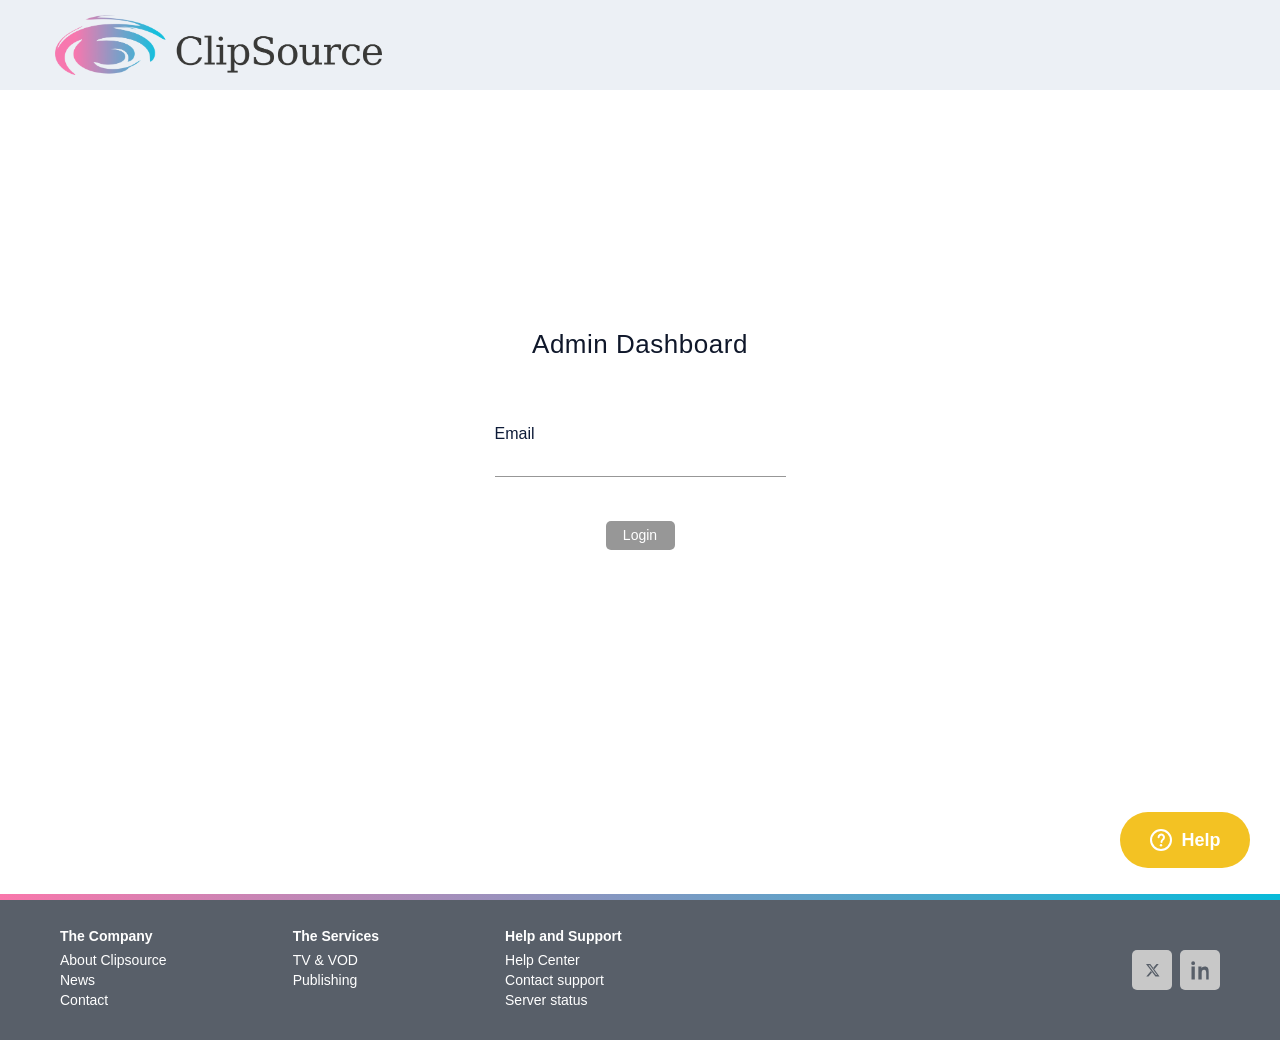
<file: index.html>
<!DOCTYPE html>
<html lang="en">
<head>
  <meta charset="UTF-8" />
  <meta name="viewport" content="width=device-width, initial-scale=1.0" />
  <title>ClipSource Login (Static)</title>
  <link rel="stylesheet" href="styles.css" />
  <link rel="stylesheet" href="help-overlay.css" />
</head>
<body>
  <div class="app-shell">
    <header class="top-header">
      <div class="logo-wrap">
        <img src="assets/clipsource-logo.png" alt="ClipSource" class="logo-img" />
      </div>
    </header>

    <main class="main-content">
      <h1 class="page-title">Admin Dashboard</h1>
      <form id="authForm" class="login-form" novalidate>
        <div class="field">
          <label for="email">Email</label>
          <div class="input-group">
            <input id="email" type="email" autocomplete="email" required />
            <span id="emailCheck" class="icon-check" aria-hidden="true">
              <svg width="16" height="16" viewBox="0 0 16 16" fill="none" xmlns="http://www.w3.org/2000/svg">
                <circle cx="8" cy="8" r="8" fill="#22c55e" />
                <path d="M4.5 8.5L6.5 10.5L11.5 5.5" stroke="white" stroke-width="1.6" stroke-linecap="round" stroke-linejoin="round" />
              </svg>
            </span>
          </div>
        </div>
        <div id="passwordField" class="field hidden">
          <label for="password">Password</label>
          <input id="password" type="password" autocomplete="current-password" />
        </div>
        <div class="button-row">
          <button id="submitBtn" type="submit" class="btn" disabled>Login</button>
        </div>
      </form>
    </main>

    <button id="helpBtn" class="help-btn">
      <svg class="help-icon" viewBox="0 0 24 24" aria-hidden="true">
        <circle cx="12" cy="12" r="10" fill="none" stroke="currentColor" stroke-width="2"/>
        <path d="M9.6 9.3a2.7 2.7 0 1 1 4.8 1.7c-.9 1-1.9 1.5-1.9 3" fill="none" stroke="currentColor" stroke-width="2" stroke-linecap="round"/>
        <circle cx="12" cy="17.2" r="1.2" fill="currentColor"/>
      </svg>
      <span>Help</span>
    </button>

    <footer class="page-footer">
      <div class="gradient-bar"></div>
      <div class="footer-content">
        <div class="footer-links">
          <div>
            <p>The Company</p>
            <a href="#">About Clipsource</a>
            <a href="#">News</a>
            <a href="#">Contact</a>
          </div>
          <div>
            <p>The Services</p>
            <a href="#">TV &amp; VOD</a>
            <a href="#">Publishing</a>
          </div>
          <div>
            <p>Help and Support</p>
            <a href="#">Help Center</a>
            <a href="#">Contact support</a>
            <a href="#">Server status</a>
          </div>
        </div>
        <div class="footer-icons">
          <div class="icon-btn" aria-label="X">
            <svg viewBox="0 0 50 50" aria-hidden="true">
              <path d="M13 13L30.5 36H38L21 13H13Z" fill="currentColor"/>
              <path d="M31.5 33.5L17.5 15.5H20L33.5 33.5H31.5Z" fill="#c8c8c8"/>
              <path d="M28.5 22.5L36.5 13H32.5L26.5 20L28.5 22.5ZM13.5 36L22 26L24 28.5L17.5 36H13.5Z" fill="currentColor"/>
            </svg>
          </div>
          <div class="icon-btn" aria-label="LinkedIn">
            <svg viewBox="0 0 24 24" aria-hidden="true">
              <path fill="currentColor" d="M6.94 8.5H4V20h2.94zM5.47 7.2a1.7 1.7 0 1 0 0-3.4 1.7 1.7 0 0 0 0 3.4zM20 20h-2.93v-5.6c0-1.34-.03-3.06-1.86-3.06-1.86 0-2.15 1.45-2.15 2.96V20H10.1V8.5h2.81v1.57h.04c.39-.74 1.35-1.52 2.79-1.52 2.98 0 3.53 1.96 3.53 4.51V20z"/>
            </svg>
          </div>
        </div>
      </div>
    </footer>
  </div>

  <div id="toast" class="toast" aria-live="polite"></div>
  <script src="accessibility.js"></script>
  <script src="help-overlay.js"></script>
  <script src="script.js"></script>
</body>
</html>
</file>
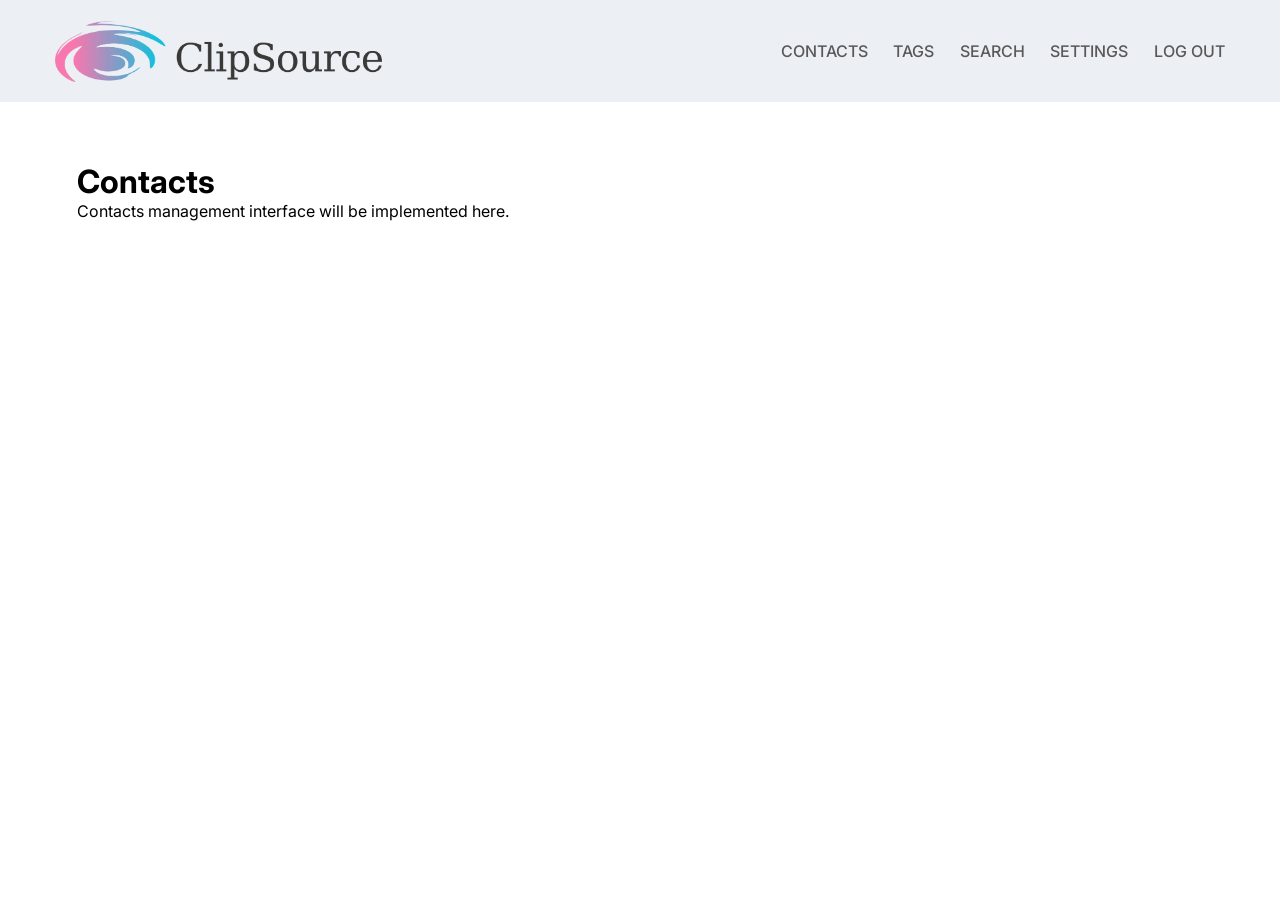
<file: contacts.html>
<!DOCTYPE html>
<html lang="en">
<head>
  <meta charset="UTF-8" />
  <meta name="viewport" content="width=device-width, initial-scale=1.0" />
  <title>Contacts</title>
  <link rel="preconnect" href="https://fonts.googleapis.com">
  <link rel="preconnect" href="https://fonts.gstatic.com" crossorigin>
  <link href="https://fonts.googleapis.com/css2?family=Inter:wght@300;400;500;600&family=Open+Sans:wght@400;600&display=swap" rel="stylesheet">
  <link rel="stylesheet" href="screeningroom.css" />
  <link rel="stylesheet" href="search.css" />
  <link rel="stylesheet" href="help-overlay.css" />
</head>
<body>
  <div class="dashboard-wrapper">

    <!-- ── Top Nav ─────────────────────────────────────── -->
    <header class="top-nav">
      <div class="nav-logo">
        <img src="assets/clipsource-logo.png" alt="ClipSource" class="nav-logo-img" />
      </div>
      <nav class="nav-links">
        <span onclick="goToContacts()">CONTACTS</span>
        <span>TAGS</span>
        <span style="margin-left: auto;">SEARCH</span>
        <span onclick="goToSettings()">SETTINGS</span>
        <span onclick="logout()">LOG OUT</span>
      </nav>
    </header>

    <div class="main-container">
      <!-- ── Main Content ─────────────────────────────────── -->
      <main class="main-content">
        <div class="content-wrapper">
          <h1>Contacts</h1>
          <p>Contacts management interface will be implemented here.</p>
        </div>
      </main>
    </div>

  </div>

  <script src="screeningroom.js"></script>
</body>
</html>
</file>
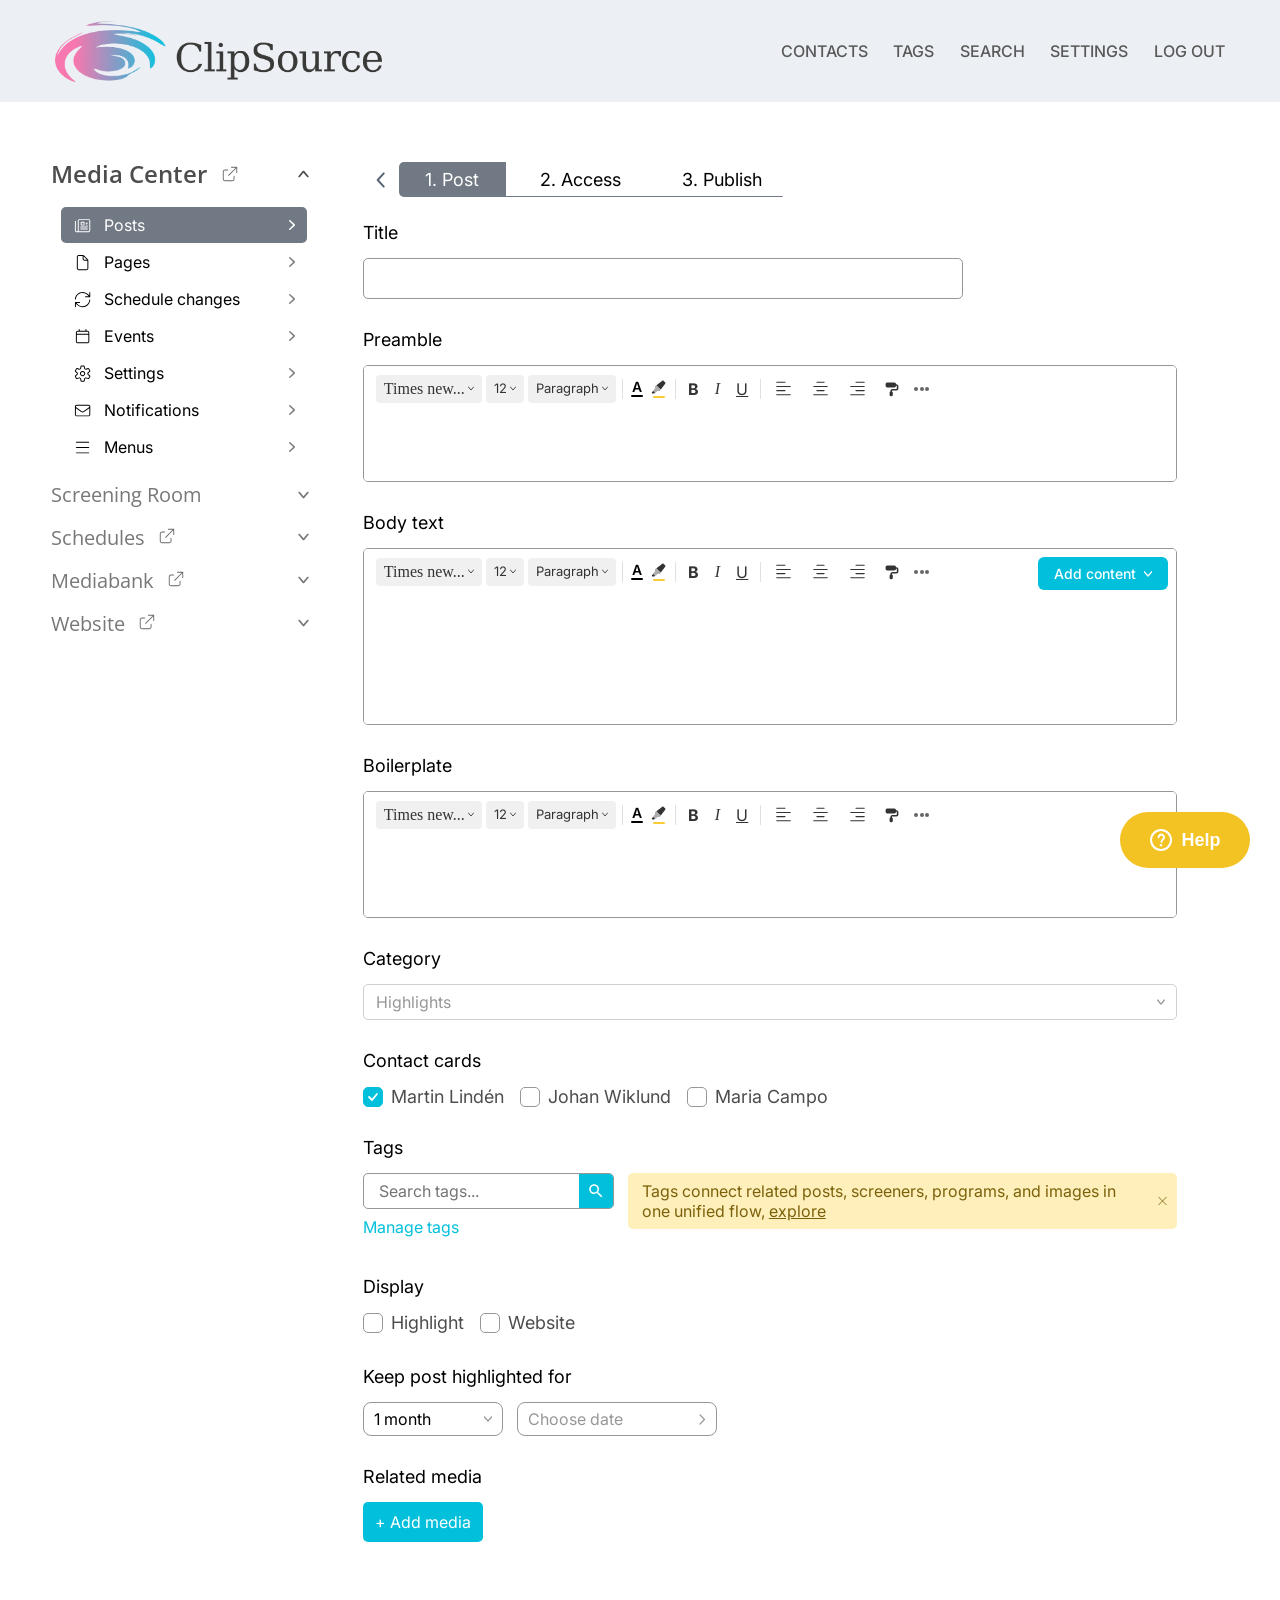
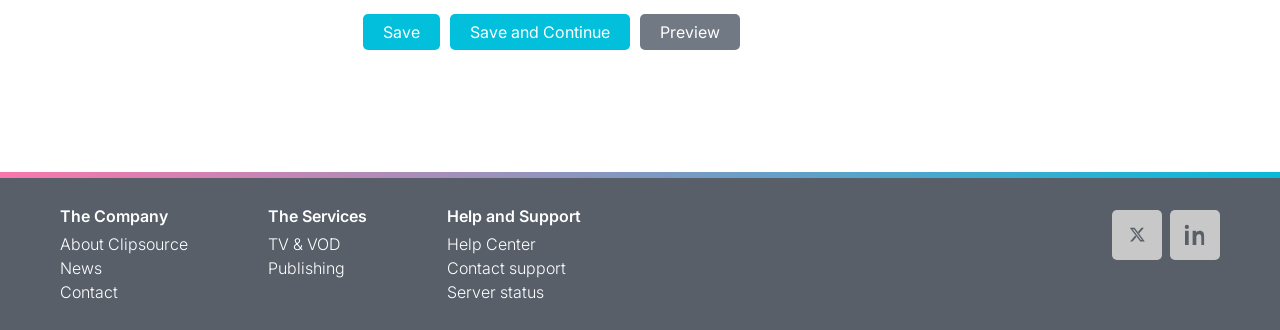
<file: createpost.html>
<!DOCTYPE html>
<html lang="en">
<head>
  <meta charset="UTF-8" />
  <meta name="viewport" content="width=device-width, initial-scale=1.0" />
  <title>New Post</title>
  <link rel="preconnect" href="https://fonts.googleapis.com">
  <link rel="preconnect" href="https://fonts.gstatic.com" crossorigin>
  <link href="https://fonts.googleapis.com/css2?family=Inter:wght@300;400;500;600&family=Open+Sans:wght@400;600&display=swap" rel="stylesheet">
  <link rel="stylesheet" href="screeningroom.css" />
  <link rel="stylesheet" href="createpost.css" />
  <link rel="stylesheet" href="search.css" />
  <link rel="stylesheet" href="help-overlay.css" />
</head>
<body>
  <div class="dashboard-wrapper">

    <!-- ── Top Nav ─────────────────────────────────────── -->
    <header class="top-nav">
      <div class="nav-logo">
        <img src="assets/clipsource-logo.png" alt="ClipSource" class="nav-logo-img" />
      </div>
      <nav class="nav-links">
        <span onclick="goToContacts()">CONTACTS</span>
        <span>TAGS</span>
        <span style="margin-left: auto;">SEARCH</span>
        <span onclick="goToSettings()">SETTINGS</span>
        <span onclick="logout()">LOG OUT</span>
      </nav>
    </header>

    <div class="main-container">

      <!-- ── Sidebar ──────────────────────────────────── -->
      <aside class="sidebar">

        <!-- ── Media Center accordion ── -->
        <div class="accordion-section is-open" id="acc-media-center">
          <div class="acc-header" data-target="media-center">
            <span class="acc-title">
              Media Center
              <a href="https://clipsource.com/?gad_source=1&gad_campaignid=19393620648&gbraid=0AAAAADBw0u-tdat1LCQ9C3eCldKlBd64u&gclid=EAIaIQobChMIgPXr3YjekwMVrkKRBR07qACNEAAYASAAEgKkHfD_BwE" target="_blank" rel="noopener noreferrer" class="pressroom-link" title="Pressroom" style="margin-left: 4px; padding: 2px 4px; display: inline-flex; align-items: center; justify-content: center; border-radius: 4px; color: #666;">
                <svg class="nav-icon" viewBox="0 0 640 640" fill="none" style="width: 18px; height: 18px; display: block;"><path d="M368 64C359.2 64 352 71.2 352 80C352 88.8 359.2 96 368 96L521.4 96L260.7 356.7C254.5 362.9 254.5 373.1 260.7 379.3C266.9 385.5 277.1 385.5 283.3 379.3L544 118.6L544 272C544 280.8 551.2 288 560 288C568.8 288 576 280.8 576 272L576 80C576 71.2 568.8 64 560 64L368 64zM144 160C99.8 160 64 195.8 64 240L64 496C64 540.2 99.8 576 144 576L400 576C444.2 576 480 540.2 480 496L480 400C480 391.2 472.8 384 464 384C455.2 384 448 391.2 448 400L448 496C448 522.5 426.5 544 400 544L144 544C117.5 544 96 522.5 96 496L96 240C96 213.5 117.5 192 144 192L240 192C248.8 192 256 184.8 256 176C256 167.2 248.8 160 240 160L144 160z" fill="currentColor"/></svg>
              </a>
            </span>
            <svg class="acc-chevron" style="margin-left: auto;" width="7" height="12" viewBox="0 0 8.89 13.39" fill="none">
              <path d="M0.357301 13.071C-0.118783 12.6716 -0.119157 11.9393 0.356519 11.5394L6.11962 6.69471L0.356558 1.84998C-0.119109 1.45011 -0.11874 0.717811 0.357328 0.318419L0.458081 0.233894C0.829807 -0.0779599 1.37176 -0.0779654 1.7435 0.233881L8.53177 5.92859C9.00817 6.32825 9.00817 7.06117 8.53177 7.46083L1.74348 13.1555C1.37176 13.4674 0.82981 13.4674 0.458084 13.1555L0.357301 13.071Z" fill="currentColor"/>
            </svg>
          </div>
          <div class="acc-items">

            <div class="nav-item active" data-section="media-center">
              <svg class="nav-icon" viewBox="0 0 20 20" fill="none"><path d="M7 4C6.44687 4 6 4.44687 6 5V15C6 15.3656 5.90312 15.7063 5.73125 16H15.5C16.3281 16 17 15.3281 17 14.5V5C17 4.44687 16.5531 4 16 4H7ZM4 16C4.55313 16 5 15.5531 5 15V5C5 3.89688 5.89688 3 7 3H16C17.1031 3 18 3.89688 18 5V14.5C18 15.8813 16.8813 17 15.5 17H4C2.89688 17 2 16.1031 2 15V5.5C2 5.225 2.225 5 2.5 5C2.775 5 3 5.225 3 5.5V15C3 15.5531 3.44687 16 4 16ZM13 7.5C13 7.225 13.225 7 13.5 7H15C15.275 7 15.5 7.225 15.5 7.5C15.5 7.775 15.275 8 15 8H13.5C13.225 8 13 7.775 13 7.5ZM13 9.5C13 9.225 13.225 9 13.5 9H15C15.275 9 15.5 9.225 15.5 9.5C15.5 9.775 15.275 10 15 10H13.5C13.225 10 13 9.775 13 9.5ZM7.5 11.5C7.5 11.225 7.725 11 8 11H15C15.275 11 15.5 11.225 15.5 11.5C15.5 11.775 15.275 12 15 12H8C7.725 12 7.5 11.775 7.5 11.5ZM7.5 13.5C7.5 13.225 7.725 13 8 13H15C15.275 13 15.5 13.225 15.5 13.5C15.5 13.775 15.275 14 15 14H8C7.725 14 7.5 13.775 7.5 13.5ZM9 9H11V7H9V9ZM8 6.75C8 6.33437 8.33437 6 8.75 6H11.25C11.6656 6 12 6.33437 12 6.75V9.25C12 9.66563 11.6656 10 11.25 10H8.75C8.33437 10 8 9.66563 8 9.25V6.75Z" fill="currentColor"/></svg>
              <span>Posts</span>
              <svg class="item-chevron" width="6" height="10" viewBox="0 0 6.8801 11.3654" fill="none"><path d="M0.280074 11.1326C-0.0930948 10.787 -0.0933998 10.1969 0.279411 9.85086L4.77015 5.68269L0.279431 1.5145C-0.093366 1.16847 -0.0930665 0.578438 0.280083 0.232795C0.615172 -0.0775938 1.13276 -0.0775987 1.46785 0.232783L6.55964 4.94905C6.98693 5.34482 6.98692 6.02056 6.55964 6.41633L1.46785 11.1326C1.13276 11.443 0.615169 11.443 0.280074 11.1326Z" fill="currentColor"/></svg>
            </div>



            <div class="nav-item" data-section="media-center">
              <svg class="nav-icon" viewBox="0 0 20 20" fill="none"><path d="M10 3H6C5.44687 3 5 3.44687 5 4V16C5 16.5531 5.44687 17 6 17H14C14.5531 17 15 16.5531 15 16V8H12C10.8969 8 10 7.10312 10 6V3ZM14.5844 7L11 3.41563V6C11 6.55313 11.4469 7 12 7H14.5844ZM4 4C4 2.89688 4.89688 2 6 2H10.1719C10.7031 2 11.2125 2.20937 11.5875 2.58437L15.4156 6.41563C15.7906 6.79063 16 7.3 16 7.83125V16C16 17.1031 15.1031 18 14 18H6C4.89688 18 4 17.1031 4 16V4Z" fill="currentColor"/></svg>
              <span>Pages</span>
              <svg class="item-chevron" width="6" height="10" viewBox="0 0 6.8801 11.3654" fill="none"><path d="M0.280074 11.1326C-0.0930948 10.787 -0.0933998 10.1969 0.279411 9.85086L4.77015 5.68269L0.279431 1.5145C-0.093366 1.16847 -0.0930665 0.578438 0.280083 0.232795C0.615172 -0.0775938 1.13276 -0.0775987 1.46785 0.232783L6.55964 4.94905C6.98693 5.34482 6.98692 6.02056 6.55964 6.41633L1.46785 11.1326C1.13276 11.443 0.615169 11.443 0.280074 11.1326Z" fill="currentColor"/></svg>
            </div>

            <div class="nav-item" data-section="media-center">
              <svg class="nav-icon" viewBox="0 0 20 20" fill="none"><path d="M3.01562 9.53438C3.125 7.9 3.80313 6.3 5.05 5.05C6.41563 3.68438 8.20625 3 10 3C11.9375 3 13.7875 3.79688 15.1187 5.20625L16.3406 6.5H13C12.725 6.5 12.5 6.725 12.5 7C12.5 7.275 12.725 7.5 13 7.5H17.5C17.775 7.5 18 7.275 18 7V2.5C18 2.225 17.775 2 17.5 2C17.225 2 17 2.225 17 2.5V5.74375L15.8438 4.52187C14.325 2.9125 12.2125 2 10 2C7.95312 2 5.90625 2.78125 4.34375 4.34375C2.91562 5.76875 2.14062 7.6 2.01875 9.46562C2 9.74375 2.20937 9.98125 2.48438 10C2.75938 10.0188 2.99687 9.80938 3.01562 9.53438ZM16.9844 10.4688C16.875 12.1031 16.1969 13.7031 14.95 14.95C13.5844 16.3156 11.7938 17 10 17C8.0625 17 6.2125 16.2031 4.88125 14.7937L3.65937 13.5H7C7.275 13.5 7.5 13.275 7.5 13C7.5 12.725 7.275 12.5 7 12.5H2.5C2.225 12.5 2 12.725 2 13V17.5C2 17.775 2.225 18 2.5 18C2.775 18 3 17.775 3 17.5V14.2563L4.15625 15.4781C5.675 17.0875 7.79063 17.9969 10 17.9969C12.0469 17.9969 14.0938 17.2156 15.6562 15.6531C17.0812 14.2281 17.8563 12.3937 17.9813 10.5281C18 10.2531 17.7906 10.0156 17.5156 9.99687C17.2406 9.97812 17.0031 10.1875 16.9844 10.4625V10.4688Z" fill="currentColor"/></svg>
              <span>Schedule changes</span>
              <svg class="item-chevron" width="6" height="10" viewBox="0 0 6.8801 11.3654" fill="none"><path d="M0.280074 11.1326C-0.0930948 10.787 -0.0933998 10.1969 0.279411 9.85086L4.77015 5.68269L0.279431 1.5145C-0.093366 1.16847 -0.0930665 0.578438 0.280083 0.232795C0.615172 -0.0775938 1.13276 -0.0775987 1.46785 0.232783L6.55964 4.94905C6.98693 5.34482 6.98692 6.02056 6.55964 6.41633L1.46785 11.1326C1.13276 11.443 0.615169 11.443 0.280074 11.1326Z" fill="currentColor"/></svg>
            </div>

            <div class="nav-item" data-section="media-center">
              <svg class="nav-icon" viewBox="0 0 20 20" fill="none"><path d="M6.5 2C6.775 2 7 2.225 7 2.5V4H13V2.5C13 2.225 13.225 2 13.5 2C13.775 2 14 2.225 14 2.5V4H15C16.1031 4 17 4.89688 17 6V15C17 16.1031 16.1031 17 15 17H5C3.89688 17 3 16.1031 3 15V6C3 4.89688 3.89688 4 5 4H6V2.5C6 2.225 6.225 2 6.5 2ZM15 5H5C4.44687 5 4 5.44687 4 6V7H16V6C16 5.44687 15.5531 5 15 5ZM16 8H4V15C4 15.5531 4.44687 16 5 16H15C15.5531 16 16 15.5531 16 15V8Z" fill="currentColor"/></svg>
              <span>Events</span>
              <svg class="item-chevron" width="6" height="10" viewBox="0 0 6.8801 11.3654" fill="none"><path d="M0.280074 11.1326C-0.0930948 10.787 -0.0933998 10.1969 0.279411 9.85086L4.77015 5.68269L0.279431 1.5145C-0.093366 1.16847 -0.0930665 0.578438 0.280083 0.232795C0.615172 -0.0775938 1.13276 -0.0775987 1.46785 0.232783L6.55964 4.94905C6.98693 5.34482 6.98692 6.02056 6.55964 6.41633L1.46785 11.1326C1.13276 11.443 0.615169 11.443 0.280074 11.1326Z" fill="currentColor"/></svg>
            </div>

            <div class="nav-item" data-section="media-center">
              <svg class="nav-icon" viewBox="0 0 20 20" fill="none"><path d="M7.80937 5.50938C7.60625 5.60938 7.40937 5.72187 7.22187 5.85C6.96562 6.02187 6.64375 6.06562 6.34687 5.96875L4.10625 5.225L2.92188 7.275L4.6875 8.84688C4.91875 9.05313 5.04062 9.35313 5.02187 9.6625C5.00625 9.8875 5.00625 10.1188 5.02187 10.3438C5.04375 10.6531 4.91875 10.9531 4.6875 11.1594L2.92188 12.7281L4.10625 14.7812L6.34687 14.0375C6.64062 13.9406 6.9625 13.9844 7.22187 14.1562C7.40937 14.2812 7.60625 14.3969 7.80937 14.4969C8.0875 14.6344 8.28437 14.8906 8.34687 15.1938L8.82187 17.5063H11.1906L11.6656 15.1938C11.7281 14.8906 11.9281 14.6344 12.2031 14.4969C12.4062 14.3969 12.6031 14.2844 12.7906 14.1562C13.0469 13.9844 13.3687 13.9406 13.6656 14.0375L15.9062 14.7812L17.0906 12.7281L15.325 11.1594C15.0937 10.9531 14.9719 10.6531 14.9906 10.3438C14.9969 10.2313 15.0031 10.1188 15.0031 10.0031C15.0031 9.8875 15 9.775 14.9906 9.6625C14.9688 9.35313 15.0937 9.05313 15.325 8.84688L17.0906 7.27812L15.9062 5.225L13.6656 5.96875C13.3719 6.06562 13.05 6.02187 12.7906 5.85C12.6031 5.725 12.4062 5.60938 12.2031 5.50938C11.925 5.37188 11.7281 5.11562 11.6656 4.8125L11.1906 2.5H8.82187L8.34687 4.8125C8.28437 5.11562 8.08437 5.37188 7.80937 5.50938ZM11.1938 1.5C11.6688 1.5 12.0781 1.83437 12.1719 2.29688L12.6469 4.60938C12.8906 4.72812 13.1281 4.86563 13.3531 5.01875L15.5937 4.275C16.0437 4.125 16.5375 4.3125 16.775 4.725L17.9594 6.77812C18.1969 7.19062 18.1125 7.70937 17.7563 8.025L15.9969 9.59375C16.0156 9.8625 16.0156 10.1406 15.9969 10.4062L17.7625 11.975C18.1188 12.2906 18.2 12.8125 17.9656 13.2219L16.7812 15.275C16.5437 15.6875 16.05 15.875 15.6 15.725L13.3594 14.9812C13.1344 15.1312 12.9 15.2687 12.6531 15.3906L12.1781 17.7031C12.0813 18.1687 11.6719 18.5 11.2 18.5H8.83125C8.35625 18.5 7.94687 18.1656 7.85312 17.7031L7.37812 15.3906C7.13437 15.2719 6.89687 15.1344 6.67187 14.9812L4.42188 15.725C3.97188 15.875 3.47812 15.6875 3.24062 15.275L2.05625 13.225C1.81875 12.8156 1.90313 12.2937 2.25938 11.9781L4.02187 10.4062C4.00312 10.1375 4.00312 9.85938 4.02187 9.59375L2.25625 8.025C1.9 7.70937 1.81875 7.1875 2.05312 6.77812L3.24062 4.725C3.47812 4.3125 3.97188 4.125 4.42188 4.275L6.6625 5.01875C6.8875 4.86875 7.12187 4.73125 7.36875 4.60938L7.84375 2.29688C7.94062 1.83437 8.35 1.5 8.825 1.5H11.1938ZM8.25937 10C8.25937 10.9625 9.0375 11.7406 10 11.7406C10.9625 11.7406 11.7406 10.9625 11.7406 10C11.7406 9.0375 10.9625 8.25937 10 8.25937C9.0375 8.25937 8.25937 9.0375 8.25937 10ZM9.99063 12.75C8.47188 12.7437 7.24375 11.5094 7.25 9.99063C7.25625 8.47188 8.49062 7.24375 10.0094 7.25C11.5281 7.25625 12.7562 8.49062 12.75 10.0094C12.7437 11.5281 11.5094 12.7563 9.99063 12.75Z" fill="currentColor"/></svg>
              <span>Settings</span>
              <svg class="item-chevron" width="6" height="10" viewBox="0 0 6.8801 11.3654" fill="none"><path d="M0.280074 11.1326C-0.0930948 10.787 -0.0933998 10.1969 0.279411 9.85086L4.77015 5.68269L0.279431 1.5145C-0.093366 1.16847 -0.0930665 0.578438 0.280083 0.232795C0.615172 -0.0775938 1.13276 -0.0775987 1.46785 0.232783L6.55964 4.94905C6.98693 5.34482 6.98692 6.02056 6.55964 6.41633L1.46785 11.1326C1.13276 11.443 0.615169 11.443 0.280074 11.1326Z" fill="currentColor"/></svg>
            </div>

            <div class="nav-item" data-section="media-center">
              <svg class="nav-icon" viewBox="0 0 20 20" fill="none"><path d="M2 5.82812V5.75H2.00312C2.04062 4.77812 2.84375 4 3.82812 4H16.1719C17.1562 4 17.9563 4.77812 17.9969 5.75H18V14C18 15.1031 17.1031 16 16 16H4C2.89688 16 2 15.1031 2 14V5.82812ZM17 7.4875L11.4781 11.5344C10.5969 12.1781 9.4 12.1781 8.52188 11.5344L3 7.4875V14C3 14.5531 3.44687 15 4 15H16C16.5531 15 17 14.5531 17 14V7.4875ZM17 5.82812C17 5.37187 16.6281 5 16.1719 5H3.82812C3.37187 5 3 5.37187 3 5.82812C3 6.09062 3.125 6.34062 3.3375 6.49687L9.1125 10.7281C9.64063 11.1156 10.3594 11.1156 10.8875 10.7281L16.6625 6.49375C16.875 6.3375 17 6.09062 17 5.825V5.82812Z" fill="currentColor"/></svg>
              <span>Notifications</span>
              <svg class="item-chevron" width="6" height="10" viewBox="0 0 6.8801 11.3654" fill="none"><path d="M0.280074 11.1326C-0.0930948 10.787 -0.0933998 10.1969 0.279411 9.85086L4.77015 5.68269L0.279431 1.5145C-0.093366 1.16847 -0.0930665 0.578438 0.280083 0.232795C0.615172 -0.0775938 1.13276 -0.0775987 1.46785 0.232783L6.55964 4.94905C6.98693 5.34482 6.98692 6.02056 6.55964 6.41633L1.46785 11.1326C1.13276 11.443 0.615169 11.443 0.280074 11.1326Z" fill="currentColor"/></svg>
            </div>

            <div class="nav-item" data-section="media-center">
              <svg class="nav-icon" viewBox="0 0 20 20" fill="none"><path d="M3 4.5C3 4.225 3.225 4 3.5 4H16.5C16.775 4 17 4.225 17 4.5C17 4.775 16.775 5 16.5 5H3.5C3.225 5 3 4.775 3 4.5ZM3 10C3 9.725 3.225 9.5 3.5 9.5H16.5C16.775 9.5 17 9.725 17 10C17 10.275 16.775 10.5 16.5 10.5H3.5C3.225 10.5 3 10.275 3 10ZM17 15.5C17 15.775 16.775 16 16.5 16H3.5C3.225 16 3 15.775 3 15.5C3 15.225 3.225 15 3.5 15H16.5C16.775 15 17 15.225 17 15.5Z" fill="currentColor"/></svg>
              <span>Menus</span>
              <svg class="item-chevron" width="6" height="10" viewBox="0 0 6.8801 11.3654" fill="none"><path d="M0.280074 11.1326C-0.0930948 10.787 -0.0933998 10.1969 0.279411 9.85086L4.77015 5.68269L0.279431 1.5145C-0.093366 1.16847 -0.0930665 0.578438 0.280083 0.232795C0.615172 -0.0775938 1.13276 -0.0775987 1.46785 0.232783L6.55964 4.94905C6.98693 5.34482 6.98692 6.02056 6.55964 6.41633L1.46785 11.1326C1.13276 11.443 0.615169 11.443 0.280074 11.1326Z" fill="currentColor"/></svg>
            </div>



          </div>
        </div>

        <!-- ── Screening Room accordion ── -->
        <div class="accordion-section" id="acc-screening-room">
          <div class="acc-header" data-target="screening-room">
            <span class="acc-title">Screening Room</span>
            <svg class="acc-chevron" width="7" height="12" viewBox="0 0 8.89 13.39" fill="none">
              <path d="M0.357301 13.071C-0.118783 12.6716 -0.119157 11.9393 0.356519 11.5394L6.11962 6.69471L0.356558 1.84998C-0.119109 1.45011 -0.11874 0.717811 0.357328 0.318419L0.458081 0.233894C0.829807 -0.0779599 1.37176 -0.0779654 1.7435 0.233881L8.53177 5.92859C9.00817 6.32825 9.00817 7.06117 8.53177 7.46083L1.74348 13.1555C1.37176 13.4674 0.82981 13.4674 0.458084 13.1555L0.357301 13.071Z" fill="currentColor"/>
            </svg>
          </div>
          <div class="acc-items">

            <div class="nav-item sr-item" data-section="screening-room">
              <svg class="nav-icon" viewBox="0 0 20 20" fill="none"><path d="M10 3H6C5.44687 3 5 3.44687 5 4V16C5 16.5531 5.44687 17 6 17H14C14.5531 17 15 16.5531 15 16V8H12C10.8969 8 10 7.10312 10 6V3ZM14.5844 7L11 3.41563V6C11 6.55313 11.4469 7 12 7H14.5844ZM4 4C4 2.89688 4.89688 2 6 2H10.1719C10.7031 2 11.2125 2.20937 11.5875 2.58437L15.4156 6.41563C15.7906 6.79063 16 7.3 16 7.83125V16C16 17.1031 15.1031 18 14 18H6C4.89688 18 4 17.1031 4 16V4Z" fill="currentColor"/></svg>
              <span>My files</span>
              <svg class="item-chevron" width="6" height="10" viewBox="0 0 6.8801 11.3654" fill="none"><path d="M0.280074 11.1326C-0.0930948 10.787 -0.0933998 10.1969 0.279411 9.85086L4.77015 5.68269L0.279431 1.5145C-0.093366 1.16847 -0.0930665 0.578438 0.280083 0.232795C0.615172 -0.0775938 1.13276 -0.0775987 1.46785 0.232783L6.55964 4.94905C6.98693 5.34482 6.98692 6.02056 6.55964 6.41633L1.46785 11.1326C1.13276 11.443 0.615169 11.443 0.280074 11.1326Z" fill="currentColor"/></svg>
            </div>

            <div class="nav-item sr-item" data-section="screening-room">
              <svg class="nav-icon" viewBox="0 0 14 14.9984" fill="none"><path d="M7.5 1.70469V10.4984C7.5 10.7734 7.275 10.9984 7 10.9984C6.725 10.9984 6.5 10.7734 6.5 10.4984V1.70469L3.85313 4.35156C3.65938 4.54531 3.34062 4.54531 3.14687 4.35156C2.95312 4.15781 2.95312 3.83906 3.14687 3.64531L6.64688 0.145312C6.84063 -0.0484375 7.15937 -0.0484375 7.35312 0.145312L10.8531 3.64531C11.0469 3.83906 11.0469 4.15781 10.8531 4.35156C10.6594 4.54531 10.3406 4.54531 10.1469 4.35156L7.5 1.70469ZM5 9.99844H2C1.44687 9.99844 1 10.4453 1 10.9984V12.9984C1 13.5516 1.44687 13.9984 2 13.9984H12C12.5531 13.9984 13 13.5516 13 12.9984V10.9984C13 10.4453 12.5531 9.99844 12 9.99844H9V8.99844H12C13.1031 8.99844 14 9.89531 14 10.9984V12.9984C14 14.1016 13.1031 14.9984 12 14.9984H2C0.896875 14.9984 0 14.1016 0 12.9984V10.9984C0 9.89531 0.896875 8.99844 2 8.99844H5V9.99844ZM10 11.9984C10 11.5828 10.3344 11.2484 10.75 11.2484C11.1656 11.2484 11.5 11.5828 11.5 11.9984C11.5 12.4141 11.1656 12.7484 10.75 12.7484C10.3344 12.7484 10 12.4141 10 11.9984Z" fill="currentColor"/></svg>
              <span>Upload file</span>
              <svg class="item-chevron" width="6" height="10" viewBox="0 0 6.8801 11.3654" fill="none"><path d="M0.280074 11.1326C-0.0930948 10.787 -0.0933998 10.1969 0.279411 9.85086L4.77015 5.68269L0.279431 1.5145C-0.093366 1.16847 -0.0930665 0.578438 0.280083 0.232795C0.615172 -0.0775938 1.13276 -0.0775987 1.46785 0.232783L6.55964 4.94905C6.98693 5.34482 6.98692 6.02056 6.55964 6.41633L1.46785 11.1326C1.13276 11.443 0.615169 11.443 0.280074 11.1326Z" fill="currentColor"/></svg>
            </div>

            <div class="nav-item sr-item" data-section="screening-room">
              <svg class="nav-icon" viewBox="0 0 12 16" fill="none"><path d="M4.25 2.5H7.75C8.16563 2.5 8.5 2.16563 8.5 1.75C8.5 1.33437 8.16563 1 7.75 1H4.25C3.83437 1 3.5 1.33437 3.5 1.75C3.5 2.16563 3.83437 2.5 4.25 2.5ZM4.25 3.5C3.36875 3.5 2.6375 2.84688 2.51875 2H2C1.44687 2 1 2.44687 1 3V14C1 14.5531 1.44687 15 2 15H10C10.5531 15 11 14.5531 11 14V3C11 2.44687 10.5531 2 10 2H9.48125C9.35937 2.84688 8.63125 3.5 7.75 3.5H4.25ZM7.75 0C8.44687 0 9.05 0.409375 9.33125 1H10C11.1031 1 12 1.89688 12 3V14C12 15.1031 11.1031 16 10 16H2C0.896875 16 0 15.1031 0 14V3C0 1.89688 0.896875 1 2 1H2.66875C2.95 0.409375 3.55313 0 4.25 0H7.75ZM7 8.5C7 7.94687 6.55313 7.5 6 7.5C5.44687 7.5 5 7.94687 5 8.5C5 9.05313 5.44687 9.5 6 9.5C6.55313 9.5 7 9.05313 7 8.5ZM4 8.5C4 7.39688 4.89688 6.5 6 6.5C7.10312 6.5 8 7.39688 8 8.5C8 9.60312 7.10312 10.5 6 10.5C4.89688 10.5 4 9.60312 4 8.5ZM3.20625 13.5C2.86875 13.5 2.6125 13.1844 2.7625 12.8813C3.17187 12.0625 4.01875 11.5 5 11.5H7C7.97812 11.5 8.825 12.0625 9.2375 12.8813C9.39063 13.1844 9.13437 13.5 8.79375 13.5C8.56562 13.5 8.37187 13.35 8.24375 13.1625C7.975 12.7625 7.51875 12.5 7 12.5H5C4.48125 12.5 4.025 12.7625 3.75625 13.1625C3.62812 13.35 3.43438 13.5 3.20625 13.5Z" fill="currentColor"/></svg>
              <span>Account profile</span>
              <svg class="item-chevron" width="6" height="10" viewBox="0 0 6.8801 11.3654" fill="none"><path d="M0.280074 11.1326C-0.0930948 10.787 -0.0933998 10.1969 0.279411 9.85086L4.77015 5.68269L0.279431 1.5145C-0.093366 1.16847 -0.0930665 0.578438 0.280083 0.232795C0.615172 -0.0775938 1.13276 -0.0775987 1.46785 0.232783L6.55964 4.94905C6.98693 5.34482 6.98692 6.02056 6.55964 6.41633L1.46785 11.1326C1.13276 11.443 0.615169 11.443 0.280074 11.1326Z" fill="currentColor"/></svg>
            </div>

            <div class="nav-item sr-item" data-section="screening-room">
              <svg class="nav-icon" viewBox="0 0 20 20" fill="none"><path d="M2 5.82812V5.75H2.00312C2.04062 4.77812 2.84375 4 3.82812 4H16.1719C17.1562 4 17.9563 4.77812 17.9969 5.75H18V14C18 15.1031 17.1031 16 16 16H4C2.89688 16 2 15.1031 2 14V5.82812ZM17 7.4875L11.4781 11.5344C10.5969 12.1781 9.4 12.1781 8.52188 11.5344L3 7.4875V14C3 14.5531 3.44687 15 4 15H16C16.5531 15 17 14.5531 17 14V7.4875ZM17 5.82812C17 5.37187 16.6281 5 16.1719 5H3.82812C3.37187 5 3 5.37187 3 5.82812C3 6.09062 3.125 6.34062 3.3375 6.49687L9.1125 10.7281C9.64063 11.1156 10.3594 11.1156 10.8875 10.7281L16.6625 6.49375C16.875 6.3375 17 6.09062 17 5.825V5.82812Z" fill="currentColor"/></svg>
              <span>Notifications</span>
              <svg class="item-chevron" width="6" height="10" viewBox="0 0 6.8801 11.3654" fill="none"><path d="M0.280074 11.1326C-0.0930948 10.787 -0.0933998 10.1969 0.279411 9.85086L4.77015 5.68269L0.279431 1.5145C-0.093366 1.16847 -0.0930665 0.578438 0.280083 0.232795C0.615172 -0.0775938 1.13276 -0.0775987 1.46785 0.232783L6.55964 4.94905C6.98693 5.34482 6.98692 6.02056 6.55964 6.41633L1.46785 11.1326C1.13276 11.443 0.615169 11.443 0.280074 11.1326Z" fill="currentColor"/></svg>
            </div>

            <div class="nav-item sr-item" data-section="screening-room">
              <svg class="nav-icon" viewBox="0 0 12 16" fill="none"><path d="M6 1H2C1.44687 1 1 1.44687 1 2V14C1 14.5531 1.44687 15 2 15H10C10.5531 15 11 14.5531 11 14V6H8C6.89688 6 6 5.10312 6 4V1ZM10.5844 5L7 1.41563V4C7 4.55313 7.44687 5 8 5H10.5844ZM0 2C0 0.896875 0.896875 0 2 0H6.17188C6.70312 0 7.2125 0.209375 7.5875 0.584375L11.4156 4.41563C11.7906 4.79063 12 5.3 12 5.83125V14C12 15.1031 11.1031 16 10 16H2C0.896875 16 0 15.1031 0 14V2Z" fill="currentColor"/></svg>
              <span>Statistics</span>
              <svg class="item-chevron" width="6" height="10" viewBox="0 0 6.8801 11.3654" fill="none"><path d="M0.280074 11.1326C-0.0930948 10.787 -0.0933998 10.1969 0.279411 9.85086L4.77015 5.68269L0.279431 1.5145C-0.093366 1.16847 -0.0930665 0.578438 0.280083 0.232795C0.615172 -0.0775938 1.13276 -0.0775987 1.46785 0.232783L6.55964 4.94905C6.98693 5.34482 6.98692 6.02056 6.55964 6.41633L1.46785 11.1326C1.13276 11.443 0.615169 11.443 0.280074 11.1326Z" fill="currentColor"/></svg>
            </div>

          </div>
        </div>

        <!-- ── Collapsed sections ── -->
        <div class="accordion-section">
          <div class="acc-header collapsed-only">
            <span class="acc-title">
              Schedules
              <a href="https://clipsource.com/?gad_source=1&gad_campaignid=19393620648&gbraid=0AAAAADBw0u-tdat1LCQ9C3eCldKlBd64u&gclid=EAIaIQobChMIgPXr3YjekwMVrkKRBR07qACNEAAYASAAEgKkHfD_BwE" target="_blank" rel="noopener noreferrer" class="pressroom-link" title="Pressroom" style="margin-left: 4px; padding: 2px 4px; display: inline-flex; align-items: center; justify-content: center; border-radius: 4px; color: #666;">
                <svg class="nav-icon" viewBox="0 0 640 640" fill="none" style="width: 18px; height: 18px; display: block;"><path d="M368 64C359.2 64 352 71.2 352 80C352 88.8 359.2 96 368 96L521.4 96L260.7 356.7C254.5 362.9 254.5 373.1 260.7 379.3C266.9 385.5 277.1 385.5 283.3 379.3L544 118.6L544 272C544 280.8 551.2 288 560 288C568.8 288 576 280.8 576 272L576 80C576 71.2 568.8 64 560 64L368 64zM144 160C99.8 160 64 195.8 64 240L64 496C64 540.2 99.8 576 144 576L400 576C444.2 576 480 540.2 480 496L480 400C480 391.2 472.8 384 464 384C455.2 384 448 391.2 448 400L448 496C448 522.5 426.5 544 400 544L144 544C117.5 544 96 522.5 96 496L96 240C96 213.5 117.5 192 144 192L240 192C248.8 192 256 184.8 256 176C256 167.2 248.8 160 240 160L144 160z" fill="currentColor"/></svg>
              </a>
            </span>
            <svg class="acc-chevron" width="7" height="12" viewBox="0 0 8.89 13.39" fill="none">
              <path d="M0.357301 13.071C-0.118783 12.6716 -0.119157 11.9393 0.356519 11.5394L6.11962 6.69471L0.356558 1.84998C-0.119109 1.45011 -0.11874 0.717811 0.357328 0.318419L0.458081 0.233894C0.829807 -0.0779599 1.37176 -0.0779654 1.7435 0.233881L8.53177 5.92859C9.00817 6.32825 9.00817 7.06117 8.53177 7.46083L1.74348 13.1555C1.37176 13.4674 0.82981 13.4674 0.458084 13.1555L0.357301 13.071Z" fill="currentColor"/>
            </svg>
          </div>
        </div>

        <div class="accordion-section">
          <div class="acc-header collapsed-only">
            <span class="acc-title">
              Mediabank
              <a href="https://clipsource.com/?gad_source=1&gad_campaignid=19393620648&gbraid=0AAAAADBw0u-tdat1LCQ9C3eCldKlBd64u&gclid=EAIaIQobChMIgPXr3YjekwMVrkKRBR07qACNEAAYASAAEgKkHfD_BwE" target="_blank" rel="noopener noreferrer" class="pressroom-link" title="Pressroom" style="margin-left: 4px; padding: 2px 4px; display: inline-flex; align-items: center; justify-content: center; border-radius: 4px; color: #666;">
                <svg class="nav-icon" viewBox="0 0 640 640" fill="none" style="width: 18px; height: 18px; display: block;"><path d="M368 64C359.2 64 352 71.2 352 80C352 88.8 359.2 96 368 96L521.4 96L260.7 356.7C254.5 362.9 254.5 373.1 260.7 379.3C266.9 385.5 277.1 385.5 283.3 379.3L544 118.6L544 272C544 280.8 551.2 288 560 288C568.8 288 576 280.8 576 272L576 80C576 71.2 568.8 64 560 64L368 64zM144 160C99.8 160 64 195.8 64 240L64 496C64 540.2 99.8 576 144 576L400 576C444.2 576 480 540.2 480 496L480 400C480 391.2 472.8 384 464 384C455.2 384 448 391.2 448 400L448 496C448 522.5 426.5 544 400 544L144 544C117.5 544 96 522.5 96 496L96 240C96 213.5 117.5 192 144 192L240 192C248.8 192 256 184.8 256 176C256 167.2 248.8 160 240 160L144 160z" fill="currentColor"/></svg>
              </a>
            </span>
            <svg class="acc-chevron" width="7" height="12" viewBox="0 0 8.89 13.39" fill="none">
              <path d="M0.357301 13.071C-0.118783 12.6716 -0.119157 11.9393 0.356519 11.5394L6.11962 6.69471L0.356558 1.84998C-0.119109 1.45011 -0.11874 0.717811 0.357328 0.318419L0.458081 0.233894C0.829807 -0.0779599 1.37176 -0.0779654 1.7435 0.233881L8.53177 5.92859C9.00817 6.32825 9.00817 7.06117 8.53177 7.46083L1.74348 13.1555C1.37176 13.4674 0.82981 13.4674 0.458084 13.1555L0.357301 13.071Z" fill="currentColor"/>
            </svg>
          </div>
        </div>

        <div class="accordion-section">
          <div class="acc-header collapsed-only">
            <span class="acc-title">
              Website
              <a href="https://clipsource.com/?gad_source=1&gad_campaignid=19393620648&gbraid=0AAAAADBw0u-tdat1LCQ9C3eCldKlBd64u&gclid=EAIaIQobChMIgPXr3YjekwMVrkKRBR07qACNEAAYASAAEgKkHfD_BwE" target="_blank" rel="noopener noreferrer" class="pressroom-link" title="Pressroom" style="margin-left: 4px; padding: 2px 4px; display: inline-flex; align-items: center; justify-content: center; border-radius: 4px; color: #666;">
                <svg class="nav-icon" viewBox="0 0 640 640" fill="none" style="width: 18px; height: 18px; display: block;"><path d="M368 64C359.2 64 352 71.2 352 80C352 88.8 359.2 96 368 96L521.4 96L260.7 356.7C254.5 362.9 254.5 373.1 260.7 379.3C266.9 385.5 277.1 385.5 283.3 379.3L544 118.6L544 272C544 280.8 551.2 288 560 288C568.8 288 576 280.8 576 272L576 80C576 71.2 568.8 64 560 64L368 64zM144 160C99.8 160 64 195.8 64 240L64 496C64 540.2 99.8 576 144 576L400 576C444.2 576 480 540.2 480 496L480 400C480 391.2 472.8 384 464 384C455.2 384 448 391.2 448 400L448 496C448 522.5 426.5 544 400 544L144 544C117.5 544 96 522.5 96 496L96 240C96 213.5 117.5 192 144 192L240 192C248.8 192 256 184.8 256 176C256 167.2 248.8 160 240 160L144 160z" fill="currentColor"/></svg>
              </a>
            </span>
            <svg class="acc-chevron" width="7" height="12" viewBox="0 0 8.89 13.39" fill="none">
              <path d="M0.357301 13.071C-0.118783 12.6716 -0.119157 11.9393 0.356519 11.5394L6.11962 6.69471L0.356558 1.84998C-0.119109 1.45011 -0.11874 0.717811 0.357328 0.318419L0.458081 0.233894C0.829807 -0.0779599 1.37176 -0.0779654 1.7435 0.233881L8.53177 5.92859C9.00817 6.32825 9.00817 7.06117 8.53177 7.46083L1.74348 13.1555C1.37176 13.4674 0.82981 13.4674 0.458084 13.1555L0.357301 13.071Z" fill="currentColor"/>
            </svg>
          </div>
        </div>

      </aside>

      <!-- ── Main Content: New Post Form ─────────────────── -->
      <main class="main-content cp-form-view">

        <!-- Step Tabs -->
        <div class="cp-step-tabs" id="cpStepTabs">
          <button class="cp-back-btn" type="button" onclick="window.location.href='medicenter.html'" aria-label="Back to posts">
            <svg viewBox="0 0 20 20" fill="none" xmlns="http://www.w3.org/2000/svg">
              <path d="M12.5 16L7 10L12.5 4" stroke="currentColor" stroke-width="1.8" stroke-linecap="round" stroke-linejoin="round"/>
            </svg>
          </button>
          <div class="cp-tabs-group">
            <button class="cp-step-tab active" data-step="1">1. Post</button>
            <button class="cp-step-tab" data-step="2">2. Access</button>
            <button class="cp-step-tab" data-step="3">3. Publish</button>
            <div class="cp-tabs-line"></div>
          </div>
        </div>

        <!-- ── Step 1: Post ── -->
        <div class="cp-step-panel active" data-panel="1">

          <div class="cp-field">
            <label class="cp-label">Title</label>
            <input type="text" class="cp-title-input" id="cpTitle" />
          </div>

          <div class="cp-field">
            <label class="cp-label">Preamble</label>
            <div class="rich-editor">
              <textarea class="rich-area" id="cpPreamble" style="height:70px" placeholder=""></textarea>
            </div>
          </div>

          <div class="cp-field">
            <label class="cp-label">Body text</label>
            <div class="rich-editor">
              <button type="button" class="btn-add-content">
                Add content
                <svg width="8" height="6" viewBox="0 0 8 6" fill="none"><path d="M0 0.5L4 5L8 0.5" stroke="currentColor" stroke-width="1.2"/></svg>
              </button>
              <textarea class="rich-area" id="cpBody" style="height:130px" placeholder=""></textarea>
            </div>
          </div>

          <div class="cp-field">
            <label class="cp-label">Boilerplate</label>
            <div class="rich-editor">
              <textarea class="rich-area" id="cpBoilerplate" style="height:80px" placeholder=""></textarea>
            </div>
          </div>

          <div class="cp-field">
            <label class="cp-label">Category</label>
            <div id="cpCategoryDropdown" class="dropdown status-dropdown" role="button" tabindex="0" aria-haspopup="listbox" aria-expanded="false">
              <span id="cpCategoryLabel">Highlights</span>
              <svg class="status-chevron" width="6" height="8" viewBox="0 0 5.02 7.65" fill="none" aria-hidden="true"><path d="M0.233189 7.51682C-0.0775287 7.26857 -0.0777675 6.79621 0.2327 6.54764L3.63181 3.82627L0.232712 1.10488C-0.0777437 0.856326 -0.0775091 0.38398 0.233194 0.135731C0.459697 -0.0452411 0.781327 -0.0452441 1.00783 0.135724L4.64919 3.045C5.15026 3.44534 5.15026 4.2072 4.64919 4.60754L1.00783 7.51682C0.781325 7.69779 0.459696 7.69779 0.233189 7.51682Z" fill="#979797"/></svg>
              <div id="cpCategoryMenu" class="status-menu" role="listbox" aria-label="Select category">
                <button class="status-option active" type="button" data-category="highlights">Highlights</button>
                <button class="status-option" type="button" data-category="scheduled">Press release</button>
              </div>
            </div>
          </div>

          <div class="cp-field">
            <label class="cp-label">Contact cards</label>
            <div class="cp-checks">
              <label class="cp-check-label"><input type="checkbox" class="cp-chk" checked /> Martin Lind&eacute;n</label>
              <label class="cp-check-label"><input type="checkbox" class="cp-chk" /> Johan Wiklund</label>
              <label class="cp-check-label"><input type="checkbox" class="cp-chk" /> Maria Campo</label>
            </div>
          </div>

          <div class="cp-field cp-field-tags">
            <label class="cp-label">Tags</label>
            <div class="tag-row">
              <div class="tag-search-group">
                <div class="tag-search-wrap">
                  <input type="text" id="tagInput" class="tag-search-input" placeholder="Search tags..." />
                  <button type="button" id="addTagBtn" class="tag-search-btn">
                    <svg width="18" height="18" viewBox="0 0 18 18" fill="none">
                      <path d="M11.625 10.5H11.0325L10.8225 10.2975C11.5575 9.4425 12 8.3325 12 7.125C12 4.4325 9.8175 2.25 7.125 2.25C4.4325 2.25 2.25 4.4325 2.25 7.125C2.25 9.8175 4.4325 12 7.125 12C8.3325 12 9.4425 11.5575 10.2975 10.8225L10.5 11.0325V11.625L14.25 15.3675L15.3675 14.25L11.625 10.5ZM7.125 10.5C5.2575 10.5 3.75 8.9925 3.75 7.125C3.75 5.2575 5.2575 3.75 7.125 3.75C8.9925 3.75 10.5 5.2575 10.5 7.125C10.5 8.9925 8.9925 10.5 7.125 10.5Z" fill="white"/>
                    </svg>
                  </button>
                </div>
                <span class="manage-tags-link">Manage tags</span>
              </div>
              <div class="tag-banner" id="tagBanner">
                <p>Tags connect related posts, screeners, programs, and images in one unified flow, <a class="tag-banner-link" href="https://clipsource.com/blog/product-update-tags-youre-it" target="_blank" rel="noopener noreferrer">explore</a></p>
                <button type="button" id="closeBannerBtn" class="tag-banner-close">
                  <svg width="9" height="9" viewBox="0 0 8.56569 8.56569" fill="none">
                    <path d="M8.28284 8.28284L0.282843 0.282843M8.28284 0.282843L0.282843 8.28284" stroke="#7B610B" stroke-width="0.8"/>
                  </svg>
                </button>
              </div>
            </div>
            <div id="tagPills" class="tag-pills"></div>
          </div>

          <div class="cp-field">
            <label class="cp-label">Display</label>
            <div class="cp-checks">
              <label class="cp-check-label"><input type="checkbox" class="cp-chk" /> Highlight</label>
              <label class="cp-check-label"><input type="checkbox" class="cp-chk" /> Website</label>
            </div>
            <div class="cp-highlight-settings">
              <p class="cp-highlight-title">Keep post highlighted for</p>
              <div class="cp-highlight-controls">
                <div id="cpHighlightSelectDropdown" class="cp-dropdown cp-highlight-select" role="button" tabindex="0" aria-haspopup="listbox" aria-label="Highlight duration">
                  <span id="cpHighlightSelectLabel">1 month</span>
                  <svg width="8" height="6" viewBox="0 0 8 6" fill="none" aria-hidden="true"><path d="M0 0.5L4 5L8 0.5" stroke="#979797" stroke-width="1.2"/></svg>
                  <div id="cpHighlightSelectMenu" class="cp-highlight-select-menu" style="display: none;">
                    <button type="button" class="cp-highlight-menu-option" data-days="7">1 Week</button>
                    <button type="button" class="cp-highlight-menu-option" data-days="14">2 Weeks</button>
                    <button type="button" class="cp-highlight-menu-option active" data-days="30">1 Month</button>
                  </div>
                </div>
                <button type="button" class="cp-highlight-date-btn" aria-label="Choose date">
                  <span id="highlightDateLabel">Choose date</span>
                  <svg width="7" height="11" viewBox="0 0 7 11" fill="none" aria-hidden="true"><path d="M1 1L5.5 5.5L1 10" stroke="currentColor" stroke-width="1.2" stroke-linecap="round" stroke-linejoin="round"/></svg>
                </button>
              </div>
            </div>
          </div>

          <div class="cp-field">
            <label class="cp-label">Related media</label>
            <button type="button" class="btn-cp btn-cp-cyan" id="addMediaBtn">+ Add media</button>
            <input type="file" id="mediaFileInput" accept="image/*" multiple style="display:none" />
          </div>
          <div class="cp-media-thumbs" id="mediaThumbsStep1"></div>

          <div class="cp-actions">
            <button type="button" class="btn-cp btn-cp-cyan">Save</button>
            <button type="button" class="btn-cp btn-cp-cyan" data-next="2">Save and Continue</button>
            <button type="button" class="btn-cp btn-cp-muted">Preview</button>
          </div>
        </div>

        <!-- ── Step 2: Access ── -->
        <div class="cp-step-panel" data-panel="2">

          <div class="cp-field">
            <label class="cp-label">Visible</label>
            <div class="cp-checks">
              <label class="cp-check-label"><input type="checkbox" class="cp-chk" /> Public</label>
              <label class="cp-check-label"><input type="checkbox" class="cp-chk" /> All logged in contacts</label>
              <label class="cp-check-label"><input type="checkbox" class="cp-chk" id="chkGroups" /> Groups</label>
            </div>

            <!-- Groups picker panel -->
            <div class="cp-groups-panel" id="cpGroupsPanel">
              <div class="cp-groups-section">
                <p class="cp-groups-section-title">Media Center</p>
                <div class="cp-groups-grid" id="cpGroupsGridMC">
                  <label class="cp-check-label"><input type="checkbox" class="cp-chk" /> National Newspapers</label>
                  <label class="cp-check-label"><input type="checkbox" class="cp-chk" /> Local Newspapers</label>
                  <label class="cp-check-label"><input type="checkbox" class="cp-chk" /> Public Media Channels</label>
                  <label class="cp-check-label"><input type="checkbox" class="cp-chk" /> Commercial TV Networks</label>
                  <label class="cp-check-label"><input type="checkbox" class="cp-chk" /> Radio Broadcasters</label>
                  <label class="cp-check-label"><input type="checkbox" class="cp-chk" /> Digital Newsrooms</label>
                  <label class="cp-check-label"><input type="checkbox" class="cp-chk" /> Wire Service Editors</label>
                </div>
              </div>
              <div class="cp-groups-section">
                <p class="cp-groups-section-title">Screening Room – CS Screeners</p>
                <div class="cp-groups-grid">
                  <label class="cp-check-label"><input type="checkbox" class="cp-chk" /> News Desk Screeners</label>
                  <label class="cp-check-label"><input type="checkbox" class="cp-chk" /> Content Review Team</label>
                  <label class="cp-check-label"><input type="checkbox" class="cp-chk" /> Editorial QA Screeners</label>
                </div>
              </div>
            </div>
            <div style="margin-top:12px">
              <button type="button" class="btn-cp btn-cp-outlined cp-add-contact-btn">+ Add contact</button>
            </div>
            <div id="cpContactAddPanel" class="cp-contact-add-panel" aria-live="polite">
              <div class="cp-contact-add-row">
                <div class="cp-contact-input-wrap">
                  <input type="email" id="cpContactEmailInput" class="cp-contact-email-input" placeholder="Enter email address" />
                  <p id="cpContactEmailError" class="cp-contact-email-error" aria-live="polite"></p>
                </div>
                <button type="button" id="cpConfirmAddContactBtn" class="btn-cp btn-cp-cyan cp-contact-confirm-btn">Add</button>
              </div>
              <div id="cpContactPills" class="cp-contact-pills"></div>
            </div>
          </div>

          <div class="cp-field">
            <label class="cp-label">Notifications</label>
            <div class="cp-dropdown" style="width:200px;margin-bottom:12px">
              <span class="cp-dropdown-placeholder">Team</span>
              <svg width="8" height="6" viewBox="0 0 8 6" fill="none"><path d="M0 0.5L4 5L8 0.5" stroke="#979797" stroke-width="1.2"/></svg>
            </div>
            <div class="cp-checks">
              <label class="cp-check-label"><input type="checkbox" class="cp-chk" /> Don&apos;t send notifications</label>
              <label class="cp-check-label"><input type="checkbox" class="cp-chk" id="chkNotifAllContacts" /> Notifications to all contacts</label>
              <label class="cp-check-label"><input type="checkbox" class="cp-chk" id="chkNotifGroups" /> Chosen group</label>
            </div>

            <div class="cp-notif-meta" id="cpNotifMeta">
              <label class="cp-label" for="cpNotifSubject" style="margin-bottom:6px">Notification subject</label>
              <input id="cpNotifSubject" type="text" class="cp-title-input" style="max-width:100%;margin-bottom:12px" />

              <label class="cp-label" style="margin-bottom:6px">Reply-to</label>
              <div class="cp-dropdown" style="width:100%;max-width:100%;margin-bottom:12px">
                <span>notifications@clipsource.com</span>
                <svg width="8" height="6" viewBox="0 0 8 6" fill="none"><path d="M0 0.5L4 5L8 0.5" stroke="#979797" stroke-width="1.2"/></svg>
              </div>
            </div>

            <div id="cpNotifContactsPanel" class="cp-notif-contacts-panel">
              <p class="cp-groups-section-title">Added contacts</p>
              <div id="cpNotifContactsList" class="cp-checks"></div>
            </div>

            <div class="cp-groups-panel" id="cpNotifGroupsPanel">
              <div class="cp-groups-section">
                <p class="cp-groups-section-title">Media Center</p>
                <div class="cp-groups-grid">
                  <label class="cp-check-label"><input type="checkbox" class="cp-chk" /> National Newspapers</label>
                  <label class="cp-check-label"><input type="checkbox" class="cp-chk" /> Local Newspapers</label>
                  <label class="cp-check-label"><input type="checkbox" class="cp-chk" /> Public Media Channels</label>
                  <label class="cp-check-label"><input type="checkbox" class="cp-chk" /> Commercial TV Networks</label>
                  <label class="cp-check-label"><input type="checkbox" class="cp-chk" /> Radio Broadcasters</label>
                  <label class="cp-check-label"><input type="checkbox" class="cp-chk" /> Digital Newsrooms</label>
                  <label class="cp-check-label"><input type="checkbox" class="cp-chk" /> Wire Service Editors</label>
                </div>
              </div>
              <div class="cp-groups-section">
                <p class="cp-groups-section-title">Screening Room – CS Screeners</p>
                <div class="cp-groups-grid">
                  <label class="cp-check-label"><input type="checkbox" class="cp-chk" /> News Desk Screeners</label>
                  <label class="cp-check-label"><input type="checkbox" class="cp-chk" /> Content Review Team</label>
                  <label class="cp-check-label"><input type="checkbox" class="cp-chk" /> Editorial QA Screeners</label>
                </div>
              </div>
            </div>
          </div>

          <div class="cp-actions">
            <button type="button" class="btn-cp btn-cp-cyan">Save</button>
            <button type="button" class="btn-cp btn-cp-cyan" data-next="3">Save and Continue</button>
            <button type="button" class="btn-cp btn-cp-muted">Preview</button>
          </div>
        </div>

        <!-- ── Step 3: Publish ── -->
        <div class="cp-step-panel" data-panel="3">

          <div class="cp-preview-area">
            <p class="cp-preview-title" id="previewTitle"></p>
            <p class="cp-preview-body" id="previewBody"></p>
            <div class="cp-media-thumbs" id="mediaThumbsStep3"></div>
          </div>

          <div class="cp-field">
            <label class="cp-label">Unpublish</label>
            <div class="cp-unpublish-row">
              <label class="cp-check-label"><input type="checkbox" class="cp-chk" id="neverUnpublish" /> Never</label>
              <div class="cp-dropdown cp-date-picker" id="datePickerDropdown" style="width:200px">
                <span id="unpublishDateLabel" class="cp-dropdown-placeholder">Choose date</span>
                <svg width="8" height="6" viewBox="0 0 8 6" fill="none"><path d="M0 0.5L4 5L8 0.5" stroke="#979797" stroke-width="1.2"/></svg>
              </div>
            </div>
          </div>

          <div class="cp-actions">
            <button type="button" class="btn-cp btn-cp-cyan">Publish</button>
            <button type="button" class="btn-cp btn-cp-cyan" id="scheduleBtn">Schedule</button>
            <button type="button" class="btn-cp btn-cp-muted">Preview</button>
          </div>
        </div>

      </main>

      <!-- Schedule Modal for Press Release (schedule category) -->
      <div id="scheduleModal" class="schedule-modal" style="display: none;">
        <div class="schedule-modal-content">
          <div class="schedule-modal-header">
            <h3>Schedule Post</h3>
            <button id="scheduleModalClose" class="schedule-modal-close">&times;</button>
          </div>
          <div class="schedule-modal-body">
            <label for="scheduleDateInput">Date & Time:</label>
            <input type="datetime-local" id="scheduleDateInput" />
          </div>
          <div class="schedule-modal-footer">
            <button id="scheduleCancelBtn" class="btn-cp btn-cp-muted">Cancel</button>
            <button id="scheduleConfirmBtn" class="btn-cp btn-cp-cyan">Schedule</button>
          </div>
        </div>
      </div>

      <!-- Highlight Date Picker Modal -->
      <div id="highlightDateModal" class="schedule-modal" style="display: none;">
        <div class="schedule-modal-content">
          <div class="schedule-modal-header">
            <h3 id="highlightDateModalTitle">Choose Highlight End Date</h3>
            <button id="highlightDateModalClose" class="schedule-modal-close">&times;</button>
          </div>
          <div class="schedule-modal-body">
            <label id="highlightDateInputLabel" for="highlightDateInput">Date & Time:</label>
            <input type="datetime-local" id="highlightDateInput" />
          </div>
          <div class="schedule-modal-footer">
            <button id="highlightDateCancelBtn" class="btn-cp btn-cp-muted">Cancel</button>
            <button id="highlightDateConfirmBtn" class="btn-cp btn-cp-cyan">Confirm</button>
          </div>
        </div>
      </div>

      <!-- Paste Formatting Modal -->
      <div id="pasteFormattingModal" class="paste-formatting-modal" style="display: none;">
        <div class="paste-formatting-modal-content">
          <div class="paste-formatting-modal-header">
            <h3>Paste formatting options</h3>
            <p class="paste-formatting-modal-subtitle">Choose to keep or remove formatting in the pasted content</p>
          </div>
          <div class="paste-formatting-modal-footer">
            <button id="pasteRemoveBtn" class="btn-cp btn-cp-muted">Remove</button>
            <button id="pasteKeepBtn" class="btn-cp btn-cp-cyan">Keep</button>
          </div>
        </div>
      </div>
    </div>

    <button class="help-btn" id="helpBtn">
      <svg class="help-icon" viewBox="0 0 24 24" aria-hidden="true">
        <circle cx="12" cy="12" r="10" fill="none" stroke="currentColor" stroke-width="2"/>
        <path d="M9.6 9.3a2.7 2.7 0 1 1 4.8 1.7c-.9 1-1.9 1.5-1.9 3" fill="none" stroke="currentColor" stroke-width="2" stroke-linecap="round"/>
        <circle cx="12" cy="17.2" r="1.2" fill="currentColor"/>
      </svg>
      <span>Help</span>
    </button>

    <footer id="pageFooter" class="page-footer">
      <div class="gradient-bar"></div>
      <div class="footer-dark">
        <div class="footer-cols">
          <div class="footer-col">
            <span class="footer-col-head">The Company</span>
            <a href="#">About Clipsource</a>
            <a href="#">News</a>
            <a href="#">Contact</a>
          </div>
          <div class="footer-col">
            <span class="footer-col-head">The Services</span>
            <a href="#">TV &amp; VOD</a>
            <a href="#">Publishing</a>
          </div>
          <div class="footer-col">
            <span class="footer-col-head">Help and Support</span>
            <a href="#">Help Center</a>
            <a href="#">Contact support</a>
            <a href="#">Server status</a>
          </div>
        </div>
        <div class="footer-social">
          <div class="social-btn">
            <svg viewBox="0 0 50 50" aria-hidden="true">
              <path d="M13 13L30.5 36H38L21 13H13Z" fill="currentColor"/>
              <path d="M31.5 33.5L17.5 15.5H20L33.5 33.5H31.5Z" fill="#c8c8c8"/>
              <path d="M28.5 22.5L36.5 13H32.5L26.5 20L28.5 22.5ZM13.5 36L22 26L24 28.5L17.5 36H13.5Z" fill="currentColor"/>
            </svg>
          </div>
          <div class="social-btn">
            <svg viewBox="0 0 24 24" aria-hidden="true">
              <path fill="currentColor" d="M6.94 8.5H4V20h2.94zM5.47 7.2a1.7 1.7 0 1 0 0-3.4 1.7 1.7 0 0 0 0 3.4zM20 20h-2.93v-5.6c0-1.34-.03-3.06-1.86-3.06-1.86 0-2.15 1.45-2.15 2.96V20H10.1V8.5h2.81v1.57h.04c.39-.74 1.35-1.52 2.79-1.52 2.98 0 3.53 1.96 3.53 4.51V20z"/>
            </svg>
          </div>
        </div>
      </div>
    </footer>
  </div>

  <div id="cpToast" class="cp-toast" aria-live="polite"></div>
  <script src="accessibility.js"></script>
  <script src="help-overlay.js"></script>
  <script src="screeningroom.js"></script>
  <script src="createpost.js"></script>
  <script src="search.js"></script>
</body>
</html>
</file>
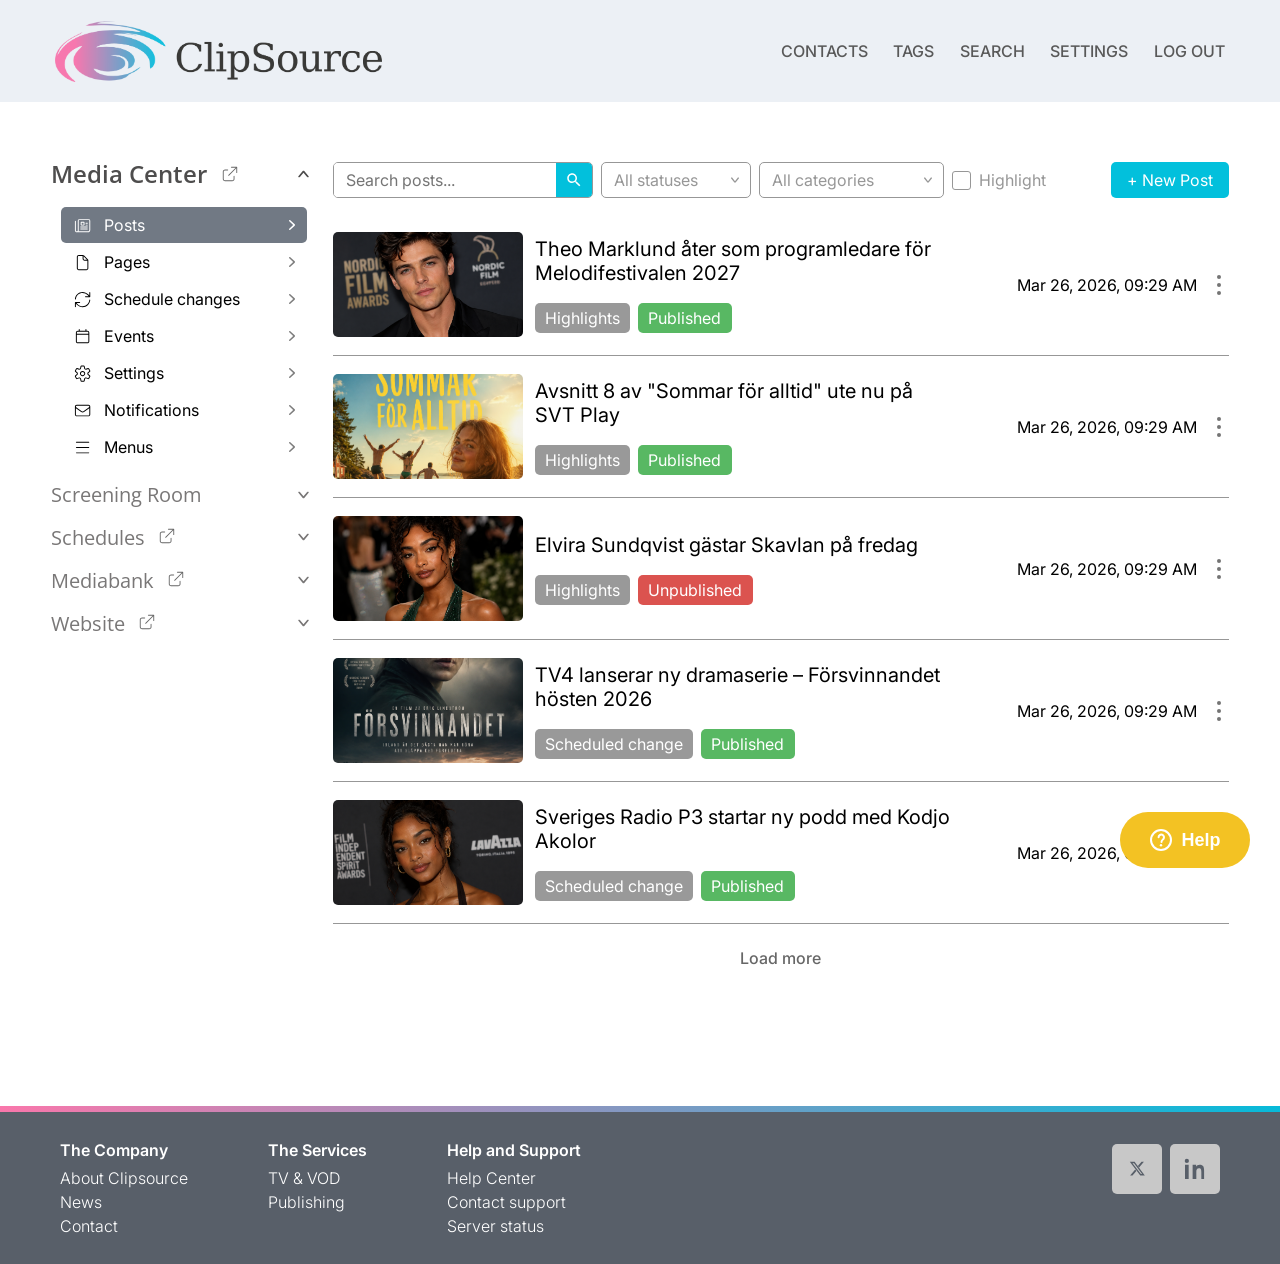
<file: medicenter.html>
<!DOCTYPE html>
<html lang="en">
<head>
  <meta charset="UTF-8" />
  <meta name="viewport" content="width=device-width, initial-scale=1.0" />
  <title>Media Center</title>
  <link rel="preconnect" href="https://fonts.googleapis.com">
  <link rel="preconnect" href="https://fonts.gstatic.com" crossorigin>
  <link href="https://fonts.googleapis.com/css2?family=Inter:wght@300;400;500;600&family=Open+Sans:wght@400;600&display=swap" rel="stylesheet">
  <link rel="stylesheet" href="screeningroom.css" />
  <link rel="stylesheet" href="search.css" />
  <link rel="stylesheet" href="help-overlay.css" />
</head>
<body>
  <div class="dashboard-wrapper">

    <!-- ── Top Nav ─────────────────────────────────────── -->
    <header class="top-nav">
      <div class="nav-logo">
        <img src="assets/clipsource-logo.png" alt="ClipSource" class="nav-logo-img" />
      </div>
      <nav class="nav-links">
        <span onclick="goToContacts()">CONTACTS</span>
        <span>TAGS</span>
        <span style="margin-left: auto;">SEARCH</span>
        <span onclick="goToSettings()">SETTINGS</span>
        <span onclick="logout()">LOG OUT</span>
      </nav>
    </header>

    <div class="main-container">

      <!-- ── Sidebar ──────────────────────────────────── -->
      <aside class="sidebar">

        <!-- ── Media Center accordion ── -->
        <div class="accordion-section is-open" id="acc-media-center">
          <div class="acc-header" data-target="media-center">
            <span class="acc-title">
              Media Center
              <a href="https://clipsource.com/?gad_source=1&gad_campaignid=19393620648&gbraid=0AAAAADBw0u-tdat1LCQ9C3eCldKlBd64u&gclid=EAIaIQobChMIgPXr3YjekwMVrkKRBR07qACNEAAYASAAEgKkHfD_BwE" target="_blank" rel="noopener noreferrer" class="pressroom-link" title="Pressroom" style="margin-left: 4px; padding: 2px 4px; display: inline-flex; align-items: center; justify-content: center; border-radius: 4px; color: #666;">
                <svg class="nav-icon" viewBox="0 0 640 640" fill="none" style="width: 18px; height: 18px; display: block;"><path d="M368 64C359.2 64 352 71.2 352 80C352 88.8 359.2 96 368 96L521.4 96L260.7 356.7C254.5 362.9 254.5 373.1 260.7 379.3C266.9 385.5 277.1 385.5 283.3 379.3L544 118.6L544 272C544 280.8 551.2 288 560 288C568.8 288 576 280.8 576 272L576 80C576 71.2 568.8 64 560 64L368 64zM144 160C99.8 160 64 195.8 64 240L64 496C64 540.2 99.8 576 144 576L400 576C444.2 576 480 540.2 480 496L480 400C480 391.2 472.8 384 464 384C455.2 384 448 391.2 448 400L448 496C448 522.5 426.5 544 400 544L144 544C117.5 544 96 522.5 96 496L96 240C96 213.5 117.5 192 144 192L240 192C248.8 192 256 184.8 256 176C256 167.2 248.8 160 240 160L144 160z" fill="currentColor"/></svg>
              </a>
            </span>
            <svg class="acc-chevron" width="7" height="12" viewBox="0 0 8.89 13.39" fill="none">
              <path d="M0.357301 13.071C-0.118783 12.6716 -0.119157 11.9393 0.356519 11.5394L6.11962 6.69471L0.356558 1.84998C-0.119109 1.45011 -0.11874 0.717811 0.357328 0.318419L0.458081 0.233894C0.829807 -0.0779599 1.37176 -0.0779654 1.7435 0.233881L8.53177 5.92859C9.00817 6.32825 9.00817 7.06117 8.53177 7.46083L1.74348 13.1555C1.37176 13.4674 0.82981 13.4674 0.458084 13.1555L0.357301 13.071Z" fill="currentColor"/>
            </svg>
          </div>
          <div class="acc-items">

            <div class="nav-item active" data-section="media-center">
              <svg class="nav-icon" viewBox="0 0 20 20" fill="none"><path d="M7 4C6.44687 4 6 4.44687 6 5V15C6 15.3656 5.90312 15.7063 5.73125 16H15.5C16.3281 16 17 15.3281 17 14.5V5C17 4.44687 16.5531 4 16 4H7ZM4 16C4.55313 16 5 15.5531 5 15V5C5 3.89688 5.89688 3 7 3H16C17.1031 3 18 3.89688 18 5V14.5C18 15.8813 16.8813 17 15.5 17H4C2.89688 17 2 16.1031 2 15V5.5C2 5.225 2.225 5 2.5 5C2.775 5 3 5.225 3 5.5V15C3 15.5531 3.44687 16 4 16ZM13 7.5C13 7.225 13.225 7 13.5 7H15C15.275 7 15.5 7.225 15.5 7.5C15.5 7.775 15.275 8 15 8H13.5C13.225 8 13 7.775 13 7.5ZM13 9.5C13 9.225 13.225 9 13.5 9H15C15.275 9 15.5 9.225 15.5 9.5C15.5 9.775 15.275 10 15 10H13.5C13.225 10 13 9.775 13 9.5ZM7.5 11.5C7.5 11.225 7.725 11 8 11H15C15.275 11 15.5 11.225 15.5 11.5C15.5 11.775 15.275 12 15 12H8C7.725 12 7.5 11.775 7.5 11.5ZM7.5 13.5C7.5 13.225 7.725 13 8 13H15C15.275 13 15.5 13.225 15.5 13.5C15.5 13.775 15.275 14 15 14H8C7.725 14 7.5 13.775 7.5 13.5ZM9 9H11V7H9V9ZM8 6.75C8 6.33437 8.33437 6 8.75 6H11.25C11.6656 6 12 6.33437 12 6.75V9.25C12 9.66563 11.6656 10 11.25 10H8.75C8.33437 10 8 9.66563 8 9.25V6.75Z" fill="currentColor"/></svg>
              <span>Posts</span>
              <svg class="item-chevron" width="6" height="10" viewBox="0 0 6.8801 11.3654" fill="none"><path d="M0.280074 11.1326C-0.0930948 10.787 -0.0933998 10.1969 0.279411 9.85086L4.77015 5.68269L0.279431 1.5145C-0.093366 1.16847 -0.0930665 0.578438 0.280083 0.232795C0.615172 -0.0775938 1.13276 -0.0775987 1.46785 0.232783L6.55964 4.94905C6.98693 5.34482 6.98692 6.02056 6.55964 6.41633L1.46785 11.1326C1.13276 11.443 0.615169 11.443 0.280074 11.1326Z" fill="currentColor"/></svg>
            </div>



            <div class="nav-item" data-section="media-center">
              <svg class="nav-icon" viewBox="0 0 20 20" fill="none"><path d="M10 3H6C5.44687 3 5 3.44687 5 4V16C5 16.5531 5.44687 17 6 17H14C14.5531 17 15 16.5531 15 16V8H12C10.8969 8 10 7.10312 10 6V3ZM14.5844 7L11 3.41563V6C11 6.55313 11.4469 7 12 7H14.5844ZM4 4C4 2.89688 4.89688 2 6 2H10.1719C10.7031 2 11.2125 2.20937 11.5875 2.58437L15.4156 6.41563C15.7906 6.79063 16 7.3 16 7.83125V16C16 17.1031 15.1031 18 14 18H6C4.89688 18 4 17.1031 4 16V4Z" fill="currentColor"/></svg>
              <span>Pages</span>
              <svg class="item-chevron" width="6" height="10" viewBox="0 0 6.8801 11.3654" fill="none"><path d="M0.280074 11.1326C-0.0930948 10.787 -0.0933998 10.1969 0.279411 9.85086L4.77015 5.68269L0.279431 1.5145C-0.093366 1.16847 -0.0930665 0.578438 0.280083 0.232795C0.615172 -0.0775938 1.13276 -0.0775987 1.46785 0.232783L6.55964 4.94905C6.98693 5.34482 6.98692 6.02056 6.55964 6.41633L1.46785 11.1326C1.13276 11.443 0.615169 11.443 0.280074 11.1326Z" fill="currentColor"/></svg>
            </div>

            <div class="nav-item" data-section="media-center">
              <svg class="nav-icon" viewBox="0 0 20 20" fill="none"><path d="M3.01562 9.53438C3.125 7.9 3.80313 6.3 5.05 5.05C6.41563 3.68438 8.20625 3 10 3C11.9375 3 13.7875 3.79688 15.1187 5.20625L16.3406 6.5H13C12.725 6.5 12.5 6.725 12.5 7C12.5 7.275 12.725 7.5 13 7.5H17.5C17.775 7.5 18 7.275 18 7V2.5C18 2.225 17.775 2 17.5 2C17.225 2 17 2.225 17 2.5V5.74375L15.8438 4.52187C14.325 2.9125 12.2125 2 10 2C7.95312 2 5.90625 2.78125 4.34375 4.34375C2.91562 5.76875 2.14062 7.6 2.01875 9.46562C2 9.74375 2.20937 9.98125 2.48438 10C2.75938 10.0188 2.99687 9.80938 3.01562 9.53438ZM16.9844 10.4688C16.875 12.1031 16.1969 13.7031 14.95 14.95C13.5844 16.3156 11.7938 17 10 17C8.0625 17 6.2125 16.2031 4.88125 14.7937L3.65937 13.5H7C7.275 13.5 7.5 13.275 7.5 13C7.5 12.725 7.275 12.5 7 12.5H2.5C2.225 12.5 2 12.725 2 13V17.5C2 17.775 2.225 18 2.5 18C2.775 18 3 17.775 3 17.5V14.2563L4.15625 15.4781C5.675 17.0875 7.79063 17.9969 10 17.9969C12.0469 17.9969 14.0938 17.2156 15.6562 15.6531C17.0812 14.2281 17.8563 12.3937 17.9813 10.5281C18 10.2531 17.7906 10.0156 17.5156 9.99687C17.2406 9.97812 17.0031 10.1875 16.9844 10.4625V10.4688Z" fill="currentColor"/></svg>
              <span>Schedule changes</span>
              <svg class="item-chevron" width="6" height="10" viewBox="0 0 6.8801 11.3654" fill="none"><path d="M0.280074 11.1326C-0.0930948 10.787 -0.0933998 10.1969 0.279411 9.85086L4.77015 5.68269L0.279431 1.5145C-0.093366 1.16847 -0.0930665 0.578438 0.280083 0.232795C0.615172 -0.0775938 1.13276 -0.0775987 1.46785 0.232783L6.55964 4.94905C6.98693 5.34482 6.98692 6.02056 6.55964 6.41633L1.46785 11.1326C1.13276 11.443 0.615169 11.443 0.280074 11.1326Z" fill="currentColor"/></svg>
            </div>

            <div class="nav-item" data-section="media-center">
              <svg class="nav-icon" viewBox="0 0 20 20" fill="none"><path d="M6.5 2C6.775 2 7 2.225 7 2.5V4H13V2.5C13 2.225 13.225 2 13.5 2C13.775 2 14 2.225 14 2.5V4H15C16.1031 4 17 4.89688 17 6V15C17 16.1031 16.1031 17 15 17H5C3.89688 17 3 16.1031 3 15V6C3 4.89688 3.89688 4 5 4H6V2.5C6 2.225 6.225 2 6.5 2ZM15 5H5C4.44687 5 4 5.44687 4 6V7H16V6C16 5.44687 15.5531 5 15 5ZM16 8H4V15C4 15.5531 4.44687 16 5 16H15C15.5531 16 16 15.5531 16 15V8Z" fill="currentColor"/></svg>
              <span>Events</span>
              <svg class="item-chevron" width="6" height="10" viewBox="0 0 6.8801 11.3654" fill="none"><path d="M0.280074 11.1326C-0.0930948 10.787 -0.0933998 10.1969 0.279411 9.85086L4.77015 5.68269L0.279431 1.5145C-0.093366 1.16847 -0.0930665 0.578438 0.280083 0.232795C0.615172 -0.0775938 1.13276 -0.0775987 1.46785 0.232783L6.55964 4.94905C6.98693 5.34482 6.98692 6.02056 6.55964 6.41633L1.46785 11.1326C1.13276 11.443 0.615169 11.443 0.280074 11.1326Z" fill="currentColor"/></svg>
            </div>

            <div class="nav-item" data-section="media-center">
              <svg class="nav-icon" viewBox="0 0 20 20" fill="none"><path d="M7.80937 5.50938C7.60625 5.60938 7.40937 5.72187 7.22187 5.85C6.96562 6.02187 6.64375 6.06562 6.34687 5.96875L4.10625 5.225L2.92188 7.275L4.6875 8.84688C4.91875 9.05313 5.04062 9.35313 5.02187 9.6625C5.00625 9.8875 5.00625 10.1188 5.02187 10.3438C5.04375 10.6531 4.91875 10.9531 4.6875 11.1594L2.92188 12.7281L4.10625 14.7812L6.34687 14.0375C6.64062 13.9406 6.9625 13.9844 7.22187 14.1562C7.40937 14.2812 7.60625 14.3969 7.80937 14.4969C8.0875 14.6344 8.28437 14.8906 8.34687 15.1938L8.82187 17.5063H11.1906L11.6656 15.1938C11.7281 14.8906 11.9281 14.6344 12.2031 14.4969C12.4062 14.3969 12.6031 14.2844 12.7906 14.1562C13.0469 13.9844 13.3687 13.9406 13.6656 14.0375L15.9062 14.7812L17.0906 12.7281L15.325 11.1594C15.0937 10.9531 14.9719 10.6531 14.9906 10.3438C14.9969 10.2313 15.0031 10.1188 15.0031 10.0031C15.0031 9.8875 15 9.775 14.9906 9.6625C14.9688 9.35313 15.0937 9.05313 15.325 8.84688L17.0906 7.27812L15.9062 5.225L13.6656 5.96875C13.3719 6.06562 13.05 6.02187 12.7906 5.85C12.6031 5.725 12.4062 5.60938 12.2031 5.50938C11.925 5.37188 11.7281 5.11562 11.6656 4.8125L11.1906 2.5H8.82187L8.34687 4.8125C8.28437 5.11562 8.08437 5.37188 7.80937 5.50938ZM11.1938 1.5C11.6688 1.5 12.0781 1.83437 12.1719 2.29688L12.6469 4.60938C12.8906 4.72812 13.1281 4.86563 13.3531 5.01875L15.5937 4.275C16.0437 4.125 16.5375 4.3125 16.775 4.725L17.9594 6.77812C18.1969 7.19062 18.1125 7.70937 17.7563 8.025L15.9969 9.59375C16.0156 9.8625 16.0156 10.1406 15.9969 10.4062L17.7625 11.975C18.1188 12.2906 18.2 12.8125 17.9656 13.2219L16.7812 15.275C16.5437 15.6875 16.05 15.875 15.6 15.725L13.3594 14.9812C13.1344 15.1312 12.9 15.2687 12.6531 15.3906L12.1781 17.7031C12.0813 18.1687 11.6719 18.5 11.2 18.5H8.83125C8.35625 18.5 7.94687 18.1656 7.85312 17.7031L7.37812 15.3906C7.13437 15.2719 6.89687 15.1344 6.67187 14.9812L4.42188 15.725C3.97188 15.875 3.47812 15.6875 3.24062 15.275L2.05625 13.225C1.81875 12.8156 1.90313 12.2937 2.25938 11.9781L4.02187 10.4062C4.00312 10.1375 4.00312 9.85938 4.02187 9.59375L2.25625 8.025C1.9 7.70937 1.81875 7.1875 2.05312 6.77812L3.24062 4.725C3.47812 4.3125 3.97188 4.125 4.42188 4.275L6.6625 5.01875C6.8875 4.86875 7.12187 4.73125 7.36875 4.60938L7.84375 2.29688C7.94062 1.83437 8.35 1.5 8.825 1.5H11.1938ZM8.25937 10C8.25937 10.9625 9.0375 11.7406 10 11.7406C10.9625 11.7406 11.7406 10.9625 11.7406 10C11.7406 9.0375 10.9625 8.25937 10 8.25937C9.0375 8.25937 8.25937 9.0375 8.25937 10ZM9.99063 12.75C8.47188 12.7437 7.24375 11.5094 7.25 9.99063C7.25625 8.47188 8.49062 7.24375 10.0094 7.25C11.5281 7.25625 12.7562 8.49062 12.75 10.0094C12.7437 11.5281 11.5094 12.7563 9.99063 12.75Z" fill="currentColor"/></svg>
              <span>Settings</span>
              <svg class="item-chevron" width="6" height="10" viewBox="0 0 6.8801 11.3654" fill="none"><path d="M0.280074 11.1326C-0.0930948 10.787 -0.0933998 10.1969 0.279411 9.85086L4.77015 5.68269L0.279431 1.5145C-0.093366 1.16847 -0.0930665 0.578438 0.280083 0.232795C0.615172 -0.0775938 1.13276 -0.0775987 1.46785 0.232783L6.55964 4.94905C6.98693 5.34482 6.98692 6.02056 6.55964 6.41633L1.46785 11.1326C1.13276 11.443 0.615169 11.443 0.280074 11.1326Z" fill="currentColor"/></svg>
            </div>

            <div class="nav-item" data-section="media-center">
              <svg class="nav-icon" viewBox="0 0 20 20" fill="none"><path d="M2 5.82812V5.75H2.00312C2.04062 4.77812 2.84375 4 3.82812 4H16.1719C17.1562 4 17.9563 4.77812 17.9969 5.75H18V14C18 15.1031 17.1031 16 16 16H4C2.89688 16 2 15.1031 2 14V5.82812ZM17 7.4875L11.4781 11.5344C10.5969 12.1781 9.4 12.1781 8.52188 11.5344L3 7.4875V14C3 14.5531 3.44687 15 4 15H16C16.5531 15 17 14.5531 17 14V7.4875ZM17 5.82812C17 5.37187 16.6281 5 16.1719 5H3.82812C3.37187 5 3 5.37187 3 5.82812C3 6.09062 3.125 6.34062 3.3375 6.49687L9.1125 10.7281C9.64063 11.1156 10.3594 11.1156 10.8875 10.7281L16.6625 6.49375C16.875 6.3375 17 6.09062 17 5.825V5.82812Z" fill="currentColor"/></svg>
              <span>Notifications</span>
              <svg class="item-chevron" width="6" height="10" viewBox="0 0 6.8801 11.3654" fill="none"><path d="M0.280074 11.1326C-0.0930948 10.787 -0.0933998 10.1969 0.279411 9.85086L4.77015 5.68269L0.279431 1.5145C-0.093366 1.16847 -0.0930665 0.578438 0.280083 0.232795C0.615172 -0.0775938 1.13276 -0.0775987 1.46785 0.232783L6.55964 4.94905C6.98693 5.34482 6.98692 6.02056 6.55964 6.41633L1.46785 11.1326C1.13276 11.443 0.615169 11.443 0.280074 11.1326Z" fill="currentColor"/></svg>
            </div>

            <div class="nav-item" data-section="media-center">
              <svg class="nav-icon" viewBox="0 0 20 20" fill="none"><path d="M3 4.5C3 4.225 3.225 4 3.5 4H16.5C16.775 4 17 4.225 17 4.5C17 4.775 16.775 5 16.5 5H3.5C3.225 5 3 4.775 3 4.5ZM3 10C3 9.725 3.225 9.5 3.5 9.5H16.5C16.775 9.5 17 9.725 17 10C17 10.275 16.775 10.5 16.5 10.5H3.5C3.225 10.5 3 10.275 3 10ZM17 15.5C17 15.775 16.775 16 16.5 16H3.5C3.225 16 3 15.775 3 15.5C3 15.225 3.225 15 3.5 15H16.5C16.775 15 17 15.225 17 15.5Z" fill="currentColor"/></svg>
              <span>Menus</span>
              <svg class="item-chevron" width="6" height="10" viewBox="0 0 6.8801 11.3654" fill="none"><path d="M0.280074 11.1326C-0.0930948 10.787 -0.0933998 10.1969 0.279411 9.85086L4.77015 5.68269L0.279431 1.5145C-0.093366 1.16847 -0.0930665 0.578438 0.280083 0.232795C0.615172 -0.0775938 1.13276 -0.0775987 1.46785 0.232783L6.55964 4.94905C6.98693 5.34482 6.98692 6.02056 6.55964 6.41633L1.46785 11.1326C1.13276 11.443 0.615169 11.443 0.280074 11.1326Z" fill="currentColor"/></svg>
            </div>



          </div>
        </div>

        <!-- ── Screening Room accordion ── -->
        <div class="accordion-section" id="acc-screening-room">
          <div class="acc-header" data-target="screening-room">
            <span class="acc-title">Screening Room</span>
            <svg class="acc-chevron" width="7" height="12" viewBox="0 0 8.89 13.39" fill="none">
              <path d="M0.357301 13.071C-0.118783 12.6716 -0.119157 11.9393 0.356519 11.5394L6.11962 6.69471L0.356558 1.84998C-0.119109 1.45011 -0.11874 0.717811 0.357328 0.318419L0.458081 0.233894C0.829807 -0.0779599 1.37176 -0.0779654 1.7435 0.233881L8.53177 5.92859C9.00817 6.32825 9.00817 7.06117 8.53177 7.46083L1.74348 13.1555C1.37176 13.4674 0.82981 13.4674 0.458084 13.1555L0.357301 13.071Z" fill="currentColor"/>
            </svg>
          </div>
          <div class="acc-items">

            <div class="nav-item sr-item" data-section="screening-room">
              <svg class="nav-icon" viewBox="0 0 20 20" fill="none"><path d="M10 3H6C5.44687 3 5 3.44687 5 4V16C5 16.5531 5.44687 17 6 17H14C14.5531 17 15 16.5531 15 16V8H12C10.8969 8 10 7.10312 10 6V3ZM14.5844 7L11 3.41563V6C11 6.55313 11.4469 7 12 7H14.5844ZM4 4C4 2.89688 4.89688 2 6 2H10.1719C10.7031 2 11.2125 2.20937 11.5875 2.58437L15.4156 6.41563C15.7906 6.79063 16 7.3 16 7.83125V16C16 17.1031 15.1031 18 14 18H6C4.89688 18 4 17.1031 4 16V4Z" fill="currentColor"/></svg>
              <span>My files</span>
              <svg class="item-chevron" width="6" height="10" viewBox="0 0 6.8801 11.3654" fill="none"><path d="M0.280074 11.1326C-0.0930948 10.787 -0.0933998 10.1969 0.279411 9.85086L4.77015 5.68269L0.279431 1.5145C-0.093366 1.16847 -0.0930665 0.578438 0.280083 0.232795C0.615172 -0.0775938 1.13276 -0.0775987 1.46785 0.232783L6.55964 4.94905C6.98693 5.34482 6.98692 6.02056 6.55964 6.41633L1.46785 11.1326C1.13276 11.443 0.615169 11.443 0.280074 11.1326Z" fill="currentColor"/></svg>
            </div>

            <div class="nav-item sr-item" data-section="screening-room">
              <svg class="nav-icon" viewBox="0 0 14 14.9984" fill="none"><path d="M7.5 1.70469V10.4984C7.5 10.7734 7.275 10.9984 7 10.9984C6.725 10.9984 6.5 10.7734 6.5 10.4984V1.70469L3.85313 4.35156C3.65938 4.54531 3.34062 4.54531 3.14687 4.35156C2.95312 4.15781 2.95312 3.83906 3.14687 3.64531L6.64688 0.145312C6.84063 -0.0484375 7.15937 -0.0484375 7.35312 0.145312L10.8531 3.64531C11.0469 3.83906 11.0469 4.15781 10.8531 4.35156C10.6594 4.54531 10.3406 4.54531 10.1469 4.35156L7.5 1.70469ZM5 9.99844H2C1.44687 9.99844 1 10.4453 1 10.9984V12.9984C1 13.5516 1.44687 13.9984 2 13.9984H12C12.5531 13.9984 13 13.5516 13 12.9984V10.9984C13 10.4453 12.5531 9.99844 12 9.99844H9V8.99844H12C13.1031 8.99844 14 9.89531 14 10.9984V12.9984C14 14.1016 13.1031 14.9984 12 14.9984H2C0.896875 14.9984 0 14.1016 0 12.9984V10.9984C0 9.89531 0.896875 8.99844 2 8.99844H5V9.99844ZM10 11.9984C10 11.5828 10.3344 11.2484 10.75 11.2484C11.1656 11.2484 11.5 11.5828 11.5 11.9984C11.5 12.4141 11.1656 12.7484 10.75 12.7484C10.3344 12.7484 10 12.4141 10 11.9984Z" fill="currentColor"/></svg>
              <span>Upload file</span>
              <svg class="item-chevron" width="6" height="10" viewBox="0 0 6.8801 11.3654" fill="none"><path d="M0.280074 11.1326C-0.0930948 10.787 -0.0933998 10.1969 0.279411 9.85086L4.77015 5.68269L0.279431 1.5145C-0.093366 1.16847 -0.0930665 0.578438 0.280083 0.232795C0.615172 -0.0775938 1.13276 -0.0775987 1.46785 0.232783L6.55964 4.94905C6.98693 5.34482 6.98692 6.02056 6.55964 6.41633L1.46785 11.1326C1.13276 11.443 0.615169 11.443 0.280074 11.1326Z" fill="currentColor"/></svg>
            </div>

            <div class="nav-item sr-item" data-section="screening-room">
              <svg class="nav-icon" viewBox="0 0 12 16" fill="none"><path d="M4.25 2.5H7.75C8.16563 2.5 8.5 2.16563 8.5 1.75C8.5 1.33437 8.16563 1 7.75 1H4.25C3.83437 1 3.5 1.33437 3.5 1.75C3.5 2.16563 3.83437 2.5 4.25 2.5ZM4.25 3.5C3.36875 3.5 2.6375 2.84688 2.51875 2H2C1.44687 2 1 2.44687 1 3V14C1 14.5531 1.44687 15 2 15H10C10.5531 15 11 14.5531 11 14V3C11 2.44687 10.5531 2 10 2H9.48125C9.35937 2.84688 8.63125 3.5 7.75 3.5H4.25ZM7.75 0C8.44687 0 9.05 0.409375 9.33125 1H10C11.1031 1 12 1.89688 12 3V14C12 15.1031 11.1031 16 10 16H2C0.896875 16 0 15.1031 0 14V3C0 1.89688 0.896875 1 2 1H2.66875C2.95 0.409375 3.55313 0 4.25 0H7.75ZM7 8.5C7 7.94687 6.55313 7.5 6 7.5C5.44687 7.5 5 7.94687 5 8.5C5 9.05313 5.44687 9.5 6 9.5C6.55313 9.5 7 9.05313 7 8.5ZM4 8.5C4 7.39688 4.89688 6.5 6 6.5C7.10312 6.5 8 7.39688 8 8.5C8 9.60312 7.10312 10.5 6 10.5C4.89688 10.5 4 9.60312 4 8.5ZM3.20625 13.5C2.86875 13.5 2.6125 13.1844 2.7625 12.8813C3.17187 12.0625 4.01875 11.5 5 11.5H7C7.97812 11.5 8.825 12.0625 9.2375 12.8813C9.39063 13.1844 9.13437 13.5 8.79375 13.5C8.56562 13.5 8.37187 13.35 8.24375 13.1625C7.975 12.7625 7.51875 12.5 7 12.5H5C4.48125 12.5 4.025 12.7625 3.75625 13.1625C3.62812 13.35 3.43438 13.5 3.20625 13.5Z" fill="currentColor"/></svg>
              <span>Account profile</span>
              <svg class="item-chevron" width="6" height="10" viewBox="0 0 6.8801 11.3654" fill="none"><path d="M0.280074 11.1326C-0.0930948 10.787 -0.0933998 10.1969 0.279411 9.85086L4.77015 5.68269L0.279431 1.5145C-0.093366 1.16847 -0.0930665 0.578438 0.280083 0.232795C0.615172 -0.0775938 1.13276 -0.0775987 1.46785 0.232783L6.55964 4.94905C6.98693 5.34482 6.98692 6.02056 6.55964 6.41633L1.46785 11.1326C1.13276 11.443 0.615169 11.443 0.280074 11.1326Z" fill="currentColor"/></svg>
            </div>

            <div class="nav-item sr-item" data-section="screening-room">
              <svg class="nav-icon" viewBox="0 0 20 20" fill="none"><path d="M2 5.82812V5.75H2.00312C2.04062 4.77812 2.84375 4 3.82812 4H16.1719C17.1562 4 17.9563 4.77812 17.9969 5.75H18V14C18 15.1031 17.1031 16 16 16H4C2.89688 16 2 15.1031 2 14V5.82812ZM17 7.4875L11.4781 11.5344C10.5969 12.1781 9.4 12.1781 8.52188 11.5344L3 7.4875V14C3 14.5531 3.44687 15 4 15H16C16.5531 15 17 14.5531 17 14V7.4875ZM17 5.82812C17 5.37187 16.6281 5 16.1719 5H3.82812C3.37187 5 3 5.37187 3 5.82812C3 6.09062 3.125 6.34062 3.3375 6.49687L9.1125 10.7281C9.64063 11.1156 10.3594 11.1156 10.8875 10.7281L16.6625 6.49375C16.875 6.3375 17 6.09062 17 5.825V5.82812Z" fill="currentColor"/></svg>
              <span>Notifications</span>
              <svg class="item-chevron" width="6" height="10" viewBox="0 0 6.8801 11.3654" fill="none"><path d="M0.280074 11.1326C-0.0930948 10.787 -0.0933998 10.1969 0.279411 9.85086L4.77015 5.68269L0.279431 1.5145C-0.093366 1.16847 -0.0930665 0.578438 0.280083 0.232795C0.615172 -0.0775938 1.13276 -0.0775987 1.46785 0.232783L6.55964 4.94905C6.98693 5.34482 6.98692 6.02056 6.55964 6.41633L1.46785 11.1326C1.13276 11.443 0.615169 11.443 0.280074 11.1326Z" fill="currentColor"/></svg>
            </div>

            <div class="nav-item sr-item" data-section="screening-room">
              <svg class="nav-icon" viewBox="0 0 16 14" fill="none"><path d="M1 0.5C1 0.225 0.775 0 0.5 0C0.225 0 0 0.225 0 0.5V11.5C0 12.8813 1.11875 14 2.5 14H15.5C15.775 14 16 13.775 16 13.5C16 13.225 15.775 13 15.5 13H2.5C1.67188 13 1 12.3281 1 11.5V0.5ZM4.5 2H11.5C11.775 2 12 1.775 12 1.5C12 1.225 11.775 1 11.5 1H4.5C4.225 1 4 1.225 4 1.5C4 1.775 4.225 2 4.5 2ZM4.5 5C4.225 5 4 5.225 4 5.5C4 5.775 4.225 6 4.5 6H9.5C9.775 6 10 5.775 10 5.5C10 5.225 9.775 5 9.5 5H4.5ZM4.5 9C4.225 9 4 9.225 4 9.5C4 9.775 4.225 10 4.5 10H13.5C13.775 10 14 9.775 14 9.5C14 9.225 13.775 9 13.5 9H4.5Z" fill="currentColor"/></svg>
              <span>Statistics</span>
              <svg class="item-chevron" width="6" height="10" viewBox="0 0 6.8801 11.3654" fill="none"><path d="M0.280074 11.1326C-0.0930948 10.787 -0.0933998 10.1969 0.279411 9.85086L4.77015 5.68269L0.279431 1.5145C-0.093366 1.16847 -0.0930665 0.578438 0.280083 0.232795C0.615172 -0.0775938 1.13276 -0.0775987 1.46785 0.232783L6.55964 4.94905C6.98693 5.34482 6.98692 6.02056 6.55964 6.41633L1.46785 11.1326C1.13276 11.443 0.615169 11.443 0.280074 11.1326Z" fill="currentColor"/></svg>
            </div>



          </div>
        </div>

        <!-- ── Collapsed sections ── -->
        <div class="accordion-section">
          <div class="acc-header collapsed-only">
            <span class="acc-title">
              Schedules
              <a href="https://clipsource.com/?gad_source=1&gad_campaignid=19393620648&gbraid=0AAAAADBw0u-tdat1LCQ9C3eCldKlBd64u&gclid=EAIaIQobChMIgPXr3YjekwMVrkKRBR07qACNEAAYASAAEgKkHfD_BwE" target="_blank" rel="noopener noreferrer" class="pressroom-link" title="Pressroom" style="margin-left: 4px; padding: 2px 4px; display: inline-flex; align-items: center; justify-content: center; border-radius: 4px; color: #666;">
                <svg class="nav-icon" viewBox="0 0 640 640" fill="none" style="width: 18px; height: 18px; display: block;"><path d="M368 64C359.2 64 352 71.2 352 80C352 88.8 359.2 96 368 96L521.4 96L260.7 356.7C254.5 362.9 254.5 373.1 260.7 379.3C266.9 385.5 277.1 385.5 283.3 379.3L544 118.6L544 272C544 280.8 551.2 288 560 288C568.8 288 576 280.8 576 272L576 80C576 71.2 568.8 64 560 64L368 64zM144 160C99.8 160 64 195.8 64 240L64 496C64 540.2 99.8 576 144 576L400 576C444.2 576 480 540.2 480 496L480 400C480 391.2 472.8 384 464 384C455.2 384 448 391.2 448 400L448 496C448 522.5 426.5 544 400 544L144 544C117.5 544 96 522.5 96 496L96 240C96 213.5 117.5 192 144 192L240 192C248.8 192 256 184.8 256 176C256 167.2 248.8 160 240 160L144 160z" fill="currentColor"/></svg>
              </a>
            </span>
            <svg class="acc-chevron" width="7" height="12" viewBox="0 0 8.89 13.39" fill="none">
              <path d="M0.357301 13.071C-0.118783 12.6716 -0.119157 11.9393 0.356519 11.5394L6.11962 6.69471L0.356558 1.84998C-0.119109 1.45011 -0.11874 0.717811 0.357328 0.318419L0.458081 0.233894C0.829807 -0.0779599 1.37176 -0.0779654 1.7435 0.233881L8.53177 5.92859C9.00817 6.32825 9.00817 7.06117 8.53177 7.46083L1.74348 13.1555C1.37176 13.4674 0.82981 13.4674 0.458084 13.1555L0.357301 13.071Z" fill="currentColor"/>
            </svg>
          </div>
        </div>

        <div class="accordion-section">
          <div class="acc-header collapsed-only">
            <span class="acc-title">
              Mediabank
              <a href="https://clipsource.com/?gad_source=1&gad_campaignid=19393620648&gbraid=0AAAAADBw0u-tdat1LCQ9C3eCldKlBd64u&gclid=EAIaIQobChMIgPXr3YjekwMVrkKRBR07qACNEAAYASAAEgKkHfD_BwE" target="_blank" rel="noopener noreferrer" class="pressroom-link" title="Pressroom" style="margin-left: 4px; padding: 2px 4px; display: inline-flex; align-items: center; justify-content: center; border-radius: 4px; color: #666;">
                <svg class="nav-icon" viewBox="0 0 640 640" fill="none" style="width: 18px; height: 18px; display: block;"><path d="M368 64C359.2 64 352 71.2 352 80C352 88.8 359.2 96 368 96L521.4 96L260.7 356.7C254.5 362.9 254.5 373.1 260.7 379.3C266.9 385.5 277.1 385.5 283.3 379.3L544 118.6L544 272C544 280.8 551.2 288 560 288C568.8 288 576 280.8 576 272L576 80C576 71.2 568.8 64 560 64L368 64zM144 160C99.8 160 64 195.8 64 240L64 496C64 540.2 99.8 576 144 576L400 576C444.2 576 480 540.2 480 496L480 400C480 391.2 472.8 384 464 384C455.2 384 448 391.2 448 400L448 496C448 522.5 426.5 544 400 544L144 544C117.5 544 96 522.5 96 496L96 240C96 213.5 117.5 192 144 192L240 192C248.8 192 256 184.8 256 176C256 167.2 248.8 160 240 160L144 160z" fill="currentColor"/></svg>
              </a>
            </span>
            <svg class="acc-chevron" width="7" height="12" viewBox="0 0 8.89 13.39" fill="none">
              <path d="M0.357301 13.071C-0.118783 12.6716 -0.119157 11.9393 0.356519 11.5394L6.11962 6.69471L0.356558 1.84998C-0.119109 1.45011 -0.11874 0.717811 0.357328 0.318419L0.458081 0.233894C0.829807 -0.0779599 1.37176 -0.0779654 1.7435 0.233881L8.53177 5.92859C9.00817 6.32825 9.00817 7.06117 8.53177 7.46083L1.74348 13.1555C1.37176 13.4674 0.82981 13.4674 0.458084 13.1555L0.357301 13.071Z" fill="currentColor"/>
            </svg>
          </div>
        </div>

        <div class="accordion-section">
          <div class="acc-header collapsed-only">
            <span class="acc-title">
              Website
              <a href="https://clipsource.com/?gad_source=1&gad_campaignid=19393620648&gbraid=0AAAAADBw0u-tdat1LCQ9C3eCldKlBd64u&gclid=EAIaIQobChMIgPXr3YjekwMVrkKRBR07qACNEAAYASAAEgKkHfD_BwE" target="_blank" rel="noopener noreferrer" class="pressroom-link" title="Pressroom" style="margin-left: 4px; padding: 2px 4px; display: inline-flex; align-items: center; justify-content: center; border-radius: 4px; color: #666;">
                <svg class="nav-icon" viewBox="0 0 640 640" fill="none" style="width: 18px; height: 18px; display: block;"><path d="M368 64C359.2 64 352 71.2 352 80C352 88.8 359.2 96 368 96L521.4 96L260.7 356.7C254.5 362.9 254.5 373.1 260.7 379.3C266.9 385.5 277.1 385.5 283.3 379.3L544 118.6L544 272C544 280.8 551.2 288 560 288C568.8 288 576 280.8 576 272L576 80C576 71.2 568.8 64 560 64L368 64zM144 160C99.8 160 64 195.8 64 240L64 496C64 540.2 99.8 576 144 576L400 576C444.2 576 480 540.2 480 496L480 400C480 391.2 472.8 384 464 384C455.2 384 448 391.2 448 400L448 496C448 522.5 426.5 544 400 544L144 544C117.5 544 96 522.5 96 496L96 240C96 213.5 117.5 192 144 192L240 192C248.8 192 256 184.8 256 176C256 167.2 248.8 160 240 160L144 160z" fill="currentColor"/></svg>
              </a>
            </span>
            <svg class="acc-chevron" width="7" height="12" viewBox="0 0 8.89 13.39" fill="none">
              <path d="M0.357301 13.071C-0.118783 12.6716 -0.119157 11.9393 0.356519 11.5394L6.11962 6.69471L0.356558 1.84998C-0.119109 1.45011 -0.11874 0.717811 0.357328 0.318419L0.458081 0.233894C0.829807 -0.0779599 1.37176 -0.0779654 1.7435 0.233881L8.53177 5.92859C9.00817 6.32825 9.00817 7.06117 8.53177 7.46083L1.74348 13.1555C1.37176 13.4674 0.82981 13.4674 0.458084 13.1555L0.357301 13.071Z" fill="currentColor"/>
            </svg>
          </div>
        </div>

      </aside>

      <!-- ── Main Content ───────────────────────────────── -->
      <main class="main-content">

        <!-- Posts view -->
        <div id="posts-view">
          <div class="toolbar">
            <div class="toolbar-group">
              <div class="search-box">
                <input type="text" id="searchInput" placeholder="Search posts..." />
                <button class="search-btn">
                  <svg width="18" height="18" viewBox="0 0 18 18" fill="none">
                    <path d="M11.625 10.5H11.0325L10.8225 10.2975C11.5575 9.4425 12 8.3325 12 7.125C12 4.4325 9.8175 2.25 7.125 2.25C4.4325 2.25 2.25 4.4325 2.25 7.125C2.25 9.8175 4.4325 12 7.125 12C8.3325 12 9.4425 11.5575 10.2975 10.8225L10.5 11.0325V11.625L14.25 15.3675L15.3675 14.25L11.625 10.5ZM7.125 10.5C5.2575 10.5 3.75 8.9925 3.75 7.125C3.75 5.2575 5.2575 3.75 7.125 3.75C8.9925 3.75 10.5 5.2575 10.5 7.125C10.5 8.9925 8.9925 10.5 7.125 10.5Z" fill="white"/>
                  </svg>
                </button>
              </div>
              <div id="statusDropdown" class="dropdown status-dropdown" role="button" tabindex="0" aria-haspopup="listbox" aria-expanded="false">
                <span id="statusDropdownLabel">All statuses</span>
                <svg class="status-chevron" width="6" height="8" viewBox="0 0 5.02 7.65" fill="none" aria-hidden="true"><path d="M0.233189 7.51682C-0.0775287 7.26857 -0.0777675 6.79621 0.2327 6.54764L3.63181 3.82627L0.232712 1.10488C-0.0777437 0.856326 -0.0775091 0.38398 0.233194 0.135731C0.459697 -0.0452411 0.781327 -0.0452441 1.00783 0.135724L4.64919 3.045C5.15026 3.44534 5.15026 4.2072 4.64919 4.60754L1.00783 7.51682C0.781325 7.69779 0.459696 7.69779 0.233189 7.51682Z" fill="#979797"/></svg>
                <div id="statusDropdownMenu" class="status-menu" role="listbox" aria-label="Filter by status">
                  <button class="status-option active" type="button" data-status="all">All statuses</button>
                  <button class="status-option" type="button" data-status="published">Published</button>
                  <button class="status-option" type="button" data-status="not-published">Not published</button>
                  <button class="status-option" type="button" data-status="unpublished">Unpublished</button>
                  <button class="status-option" type="button" data-status="scheduled">Scheduled</button>
                </div>
              </div>
              <div id="categoryDropdown" class="dropdown status-dropdown" role="button" tabindex="0" aria-haspopup="listbox" aria-expanded="false">
                <span id="categoryDropdownLabel">All categories</span>
                <svg class="status-chevron" width="6" height="8" viewBox="0 0 5.02 7.65" fill="none" aria-hidden="true"><path d="M0.233189 7.51682C-0.0775287 7.26857 -0.0777675 6.79621 0.2327 6.54764L3.63181 3.82627L0.232712 1.10488C-0.0777437 0.856326 -0.0775091 0.38398 0.233194 0.135731C0.459697 -0.0452411 0.781327 -0.0452441 1.00783 0.135724L4.64919 3.045C5.15026 3.44534 5.15026 4.2072 4.64919 4.60754L1.00783 7.51682C0.781325 7.69779 0.459696 7.69779 0.233189 7.51682Z" fill="#979797"/></svg>
                <div id="categoryDropdownMenu" class="status-menu" role="listbox" aria-label="Filter by category">
                  <button class="status-option active" type="button" data-category="all">All categories</button>
                  <button class="status-option" type="button" data-category="highlights">Highlights</button>
                  <button class="status-option" type="button" data-category="scheduled">Press release</button>
                </div>
              </div>
              <label id="highlightLabel" class="highlight-label">
                <div id="highlightCheck" class="highlight-check">
                  <svg class="check-icon" width="10" height="8" viewBox="0 0 10 8" fill="none" style="display:none;">
                    <path d="M1 4L3.5 6.5L9 1" stroke="white" stroke-width="1.5" stroke-linecap="round" stroke-linejoin="round"/>
                  </svg>
                </div>
                <span id="highlightText">Highlight</span>
              </label>
            </div>
            <button class="new-post-btn" onclick="goToCreatePost()">+ New Post</button>
          </div>

          <div id="contentList" class="content-list">

            <div class="content-row" data-highlight="true">
              <div class="thumb" style="background-image:url('assets/post-1.jpg');background-size:cover;background-position:center"></div>
              <div class="row-info">
                <p class="row-title">Theo Marklund åter som programledare för Melodifestivalen 2027</p>
                <div class="row-badges">
                  <span class="badge badge-grey">Highlights</span>
                  <span class="badge badge-green">Published</span>
                </div>
              </div>
              <span class="row-date">Mar 26, 2026, 09:29 AM</span>
              <div class="dots-menu" aria-label="Options">
                <svg width="4" height="4" viewBox="0 0 5 5"><circle cx="2.5" cy="2.5" r="2.5" fill="#747474"/></svg>
                <svg width="4" height="4" viewBox="0 0 5 5"><circle cx="2.5" cy="2.5" r="2.5" fill="#747474"/></svg>
                <svg width="4" height="4" viewBox="0 0 5 5"><circle cx="2.5" cy="2.5" r="2.5" fill="#747474"/></svg>
              </div>
            </div>

            <div class="content-row" data-highlight="true">
              <div class="thumb" style="background-image:url('assets/post-2.jpg');background-size:cover;background-position:center"></div>
              <div class="row-info">
                <p class="row-title">Avsnitt 8 av "Sommar för alltid" ute nu på SVT Play</p>
                <div class="row-badges">
                  <span class="badge badge-grey">Highlights</span>
                  <span class="badge badge-green">Published</span>
                </div>
              </div>
              <span class="row-date">Mar 26, 2026, 09:29 AM</span>
              <div class="dots-menu" aria-label="Options">
                <svg width="4" height="4" viewBox="0 0 5 5"><circle cx="2.5" cy="2.5" r="2.5" fill="#747474"/></svg>
                <svg width="4" height="4" viewBox="0 0 5 5"><circle cx="2.5" cy="2.5" r="2.5" fill="#747474"/></svg>
                <svg width="4" height="4" viewBox="0 0 5 5"><circle cx="2.5" cy="2.5" r="2.5" fill="#747474"/></svg>
              </div>
            </div>

            <div class="content-row" data-highlight="true">
              <div class="thumb" style="background-image:url('assets/post-3.jpg');background-size:cover;background-position:center"></div>
              <div class="row-info">
                <p class="row-title">Elvira Sundqvist gästar Skavlan på fredag</p>
                <div class="row-badges">
                  <span class="badge badge-grey">Highlights</span>
                  <span class="badge badge-red">Unpublished</span>
                </div>
              </div>
              <span class="row-date">Mar 26, 2026, 09:29 AM</span>
              <div class="dots-menu" aria-label="Options">
                <svg width="4" height="4" viewBox="0 0 5 5"><circle cx="2.5" cy="2.5" r="2.5" fill="#747474"/></svg>
                <svg width="4" height="4" viewBox="0 0 5 5"><circle cx="2.5" cy="2.5" r="2.5" fill="#747474"/></svg>
                <svg width="4" height="4" viewBox="0 0 5 5"><circle cx="2.5" cy="2.5" r="2.5" fill="#747474"/></svg>
              </div>
            </div>

            <div class="content-row" data-highlight="false">
              <div class="thumb" style="background-image:url('assets/post-4.jpg');background-size:cover;background-position:center"></div>
              <div class="row-info">
                <p class="row-title">TV4 lanserar ny dramaserie – Försvinnandet hösten 2026</p>
                <div class="row-badges">
                  <span class="badge badge-grey">Scheduled change</span>
                  <span class="badge badge-green">Published</span>
                </div>
              </div>
              <span class="row-date">Mar 26, 2026, 09:29 AM</span>
              <div class="dots-menu" aria-label="Options">
                <svg width="4" height="4" viewBox="0 0 5 5"><circle cx="2.5" cy="2.5" r="2.5" fill="#747474"/></svg>
                <svg width="4" height="4" viewBox="0 0 5 5"><circle cx="2.5" cy="2.5" r="2.5" fill="#747474"/></svg>
                <svg width="4" height="4" viewBox="0 0 5 5"><circle cx="2.5" cy="2.5" r="2.5" fill="#747474"/></svg>
              </div>
            </div>

            <div class="content-row" data-highlight="false">
              <div class="thumb" style="background-image:url('assets/post-5.jpg');background-size:cover;background-position:center"></div>
              <div class="row-info">
                <p class="row-title">Sveriges Radio P3 startar ny podd med Kodjo Akolor</p>
                <div class="row-badges">
                  <span class="badge badge-grey">Scheduled change</span>
                  <span class="badge badge-green">Published</span>
                </div>
              </div>
              <span class="row-date">Mar 26, 2026, 09:29 AM</span>
              <div class="dots-menu" aria-label="Options">
                <svg width="4" height="4" viewBox="0 0 5 5"><circle cx="2.5" cy="2.5" r="2.5" fill="#747474"/></svg>
                <svg width="4" height="4" viewBox="0 0 5 5"><circle cx="2.5" cy="2.5" r="2.5" fill="#747474"/></svg>
                <svg width="4" height="4" viewBox="0 0 5 5"><circle cx="2.5" cy="2.5" r="2.5" fill="#747474"/></svg>
              </div>
            </div>

          </div>

          <div class="load-more-wrap">
            <span id="loadMoreBtn" class="load-more-btn">Load more</span>
          </div>
        </div>

        <!-- Screening Room view (shown when SR item selected) -->
        <div id="sr-view" style="display: none;">
          <p style="padding: 20px 0; color: #797777; font-family: 'Inter', sans-serif;">Select a file from the Screening Room to view it here.</p>
        </div>

      </main>
    </div>

    <!-- Help button -->
    <button id="helpBtn" class="help-btn">
      <svg class="help-icon" viewBox="0 0 24 24" aria-hidden="true">
        <circle cx="12" cy="12" r="10" fill="none" stroke="currentColor" stroke-width="2"/>
        <path d="M9.6 9.3a2.7 2.7 0 1 1 4.8 1.7c-.9 1-1.9 1.5-1.9 3" fill="none" stroke="currentColor" stroke-width="2" stroke-linecap="round"/>
        <circle cx="12" cy="17.2" r="1.2" fill="currentColor"/>
      </svg>
      <span>Help</span>
    </button>

    <!-- Footer -->
    <footer id="pageFooter" class="page-footer">
      <div class="gradient-bar"></div>
      <div class="footer-dark">
        <div class="footer-cols">
          <div class="footer-col">
            <span class="footer-col-head">The Company</span>
            <a href="#">About Clipsource</a>
            <a href="#">News</a>
            <a href="#">Contact</a>
          </div>
          <div class="footer-col">
            <span class="footer-col-head">The Services</span>
            <a href="#">TV &amp; VOD</a>
            <a href="#">Publishing</a>
          </div>
          <div class="footer-col">
            <span class="footer-col-head">Help and Support</span>
            <a href="#">Help Center</a>
            <a href="#">Contact support</a>
            <a href="#">Server status</a>
          </div>
        </div>
        <div class="footer-social">
          <div class="social-btn">
            <svg viewBox="0 0 50 50" aria-hidden="true">
              <path d="M13 13L30.5 36H38L21 13H13Z" fill="currentColor"/>
              <path d="M31.5 33.5L17.5 15.5H20L33.5 33.5H31.5Z" fill="#c8c8c8"/>
              <path d="M28.5 22.5L36.5 13H32.5L26.5 20L28.5 22.5ZM13.5 36L22 26L24 28.5L17.5 36H13.5Z" fill="currentColor"/>
            </svg>
          </div>
          <div class="social-btn">
            <svg viewBox="0 0 24 24" aria-hidden="true">
              <path fill="currentColor" d="M6.94 8.5H4V20h2.94zM5.47 7.2a1.7 1.7 0 1 0 0-3.4 1.7 1.7 0 0 0 0 3.4zM20 20h-2.93v-5.6c0-1.34-.03-3.06-1.86-3.06-1.86 0-2.15 1.45-2.15 2.96V20H10.1V8.5h2.81v1.57h.04c.39-.74 1.35-1.52 2.79-1.52 2.98 0 3.53 1.96 3.53 4.51V20z"/>
            </svg>
          </div>
        </div>
      </div>
    </footer>

  </div>
  <script src="accessibility.js"></script>
  <script src="help-overlay.js"></script>
  <script src="screeningroom.js"></script>
  <script src="medicenter.js"></script>
  <script src="search.js"></script>
</body>
</html>
</file>
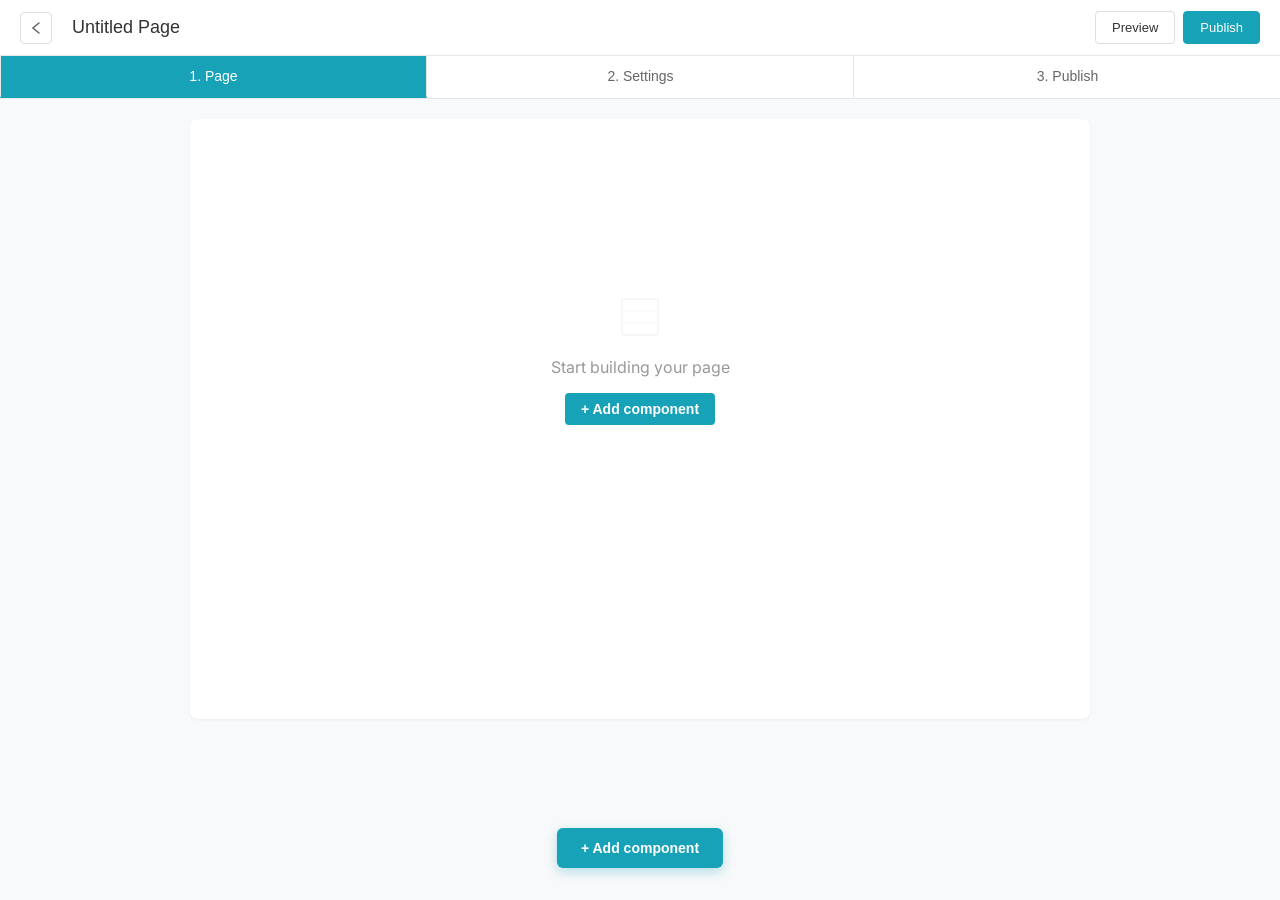
<file: pagebuilder.html>
<!DOCTYPE html>
<html lang="en">
<head>
  <meta charset="UTF-8" />
  <meta name="viewport" content="width=device-width, initial-scale=1.0" />
  <title>Page Builder</title>
  <link rel="preconnect" href="https://fonts.googleapis.com">
  <link rel="preconnect" href="https://fonts.gstatic.com" crossorigin>
  <link href="https://fonts.googleapis.com/css2?family=Inter:wght@300;400;500;600&display=swap" rel="stylesheet">
  <link rel="stylesheet" href="pagebuilder.css" />
</head>
<body>
  <div class="pb-container">
    
    <!-- Header -->
    <header class="pb-header">
      <div class="pb-header-left">
        <button class="pb-back-btn" onclick="window.history.back() || window.location.href='medicenter.html'">
          <svg width="8" height="12" viewBox="0 0 8 12" fill="none">
            <path d="M7 1L1 6L7 11" stroke="currentColor" stroke-width="1.5" stroke-linecap="round"/>
          </svg>
        </button>
        <input type="text" class="pb-page-title" value="Untitled Page" />
      </div>
      <div class="pb-header-right">
        <button class="pb-preview-btn">Preview</button>
        <button class="pb-publish-btn">Publish</button>
      </div>
    </header>

    <!-- Step tabs -->
    <div class="pb-steps">
      <button class="pb-step active">1. Page</button>
      <button class="pb-step">2. Settings</button>
      <button class="pb-step">3. Publish</button>
    </div>

    <div class="pb-workspace">
      <!-- Canvas Area -->
      <main class="pb-canvas-wrapper">
        <div class="pb-canvas" id="pbCanvas">
          <div class="pb-empty-state">
            <svg width="48" height="48" viewBox="0 0 48 48" fill="none">
              <rect x="6" y="6" width="36" height="36" rx="2" stroke="currentColor" stroke-width="1.5" opacity="0.3"/>
              <line x1="6" y1="18" x2="42" y2="18" stroke="currentColor" stroke-width="1" opacity="0.2"/>
              <line x1="6" y1="30" x2="42" y2="30" stroke="currentColor" stroke-width="1" opacity="0.2"/>
            </svg>
            <p>Start building your page</p>
            <button class="pb-add-component-trigger">+ Add component</button>
          </div>
        </div>
      </main>

      <!-- Add Component Button (floating) -->
      <button class="pb-add-component-btn" id="pbAddComponentBtn">+ Add component</button>
    </div>

    <!-- Add Component Modal -->
    <div class="pb-modal" id="pbComponentModal">
      <div class="pb-modal-backdrop"></div>
      <div class="pb-modal-content">
        <div class="pb-modal-header">
          <h2>Add component</h2>
          <button class="pb-modal-close">&times;</button>
        </div>
        
        <div class="pb-modal-body">
          <!-- Basic Components -->
          <div class="pb-component-section">
            <h3 class="pb-section-title">Basic</h3>
            <div class="pb-component-grid">
              <button class="pb-component-item" data-component="heading">
                <svg width="24" height="24" viewBox="0 0 24 24" fill="none">
                  <text x="2" y="17" font-family="Arial, sans-serif" font-size="16" font-weight="bold" fill="currentColor">H</text>
                </svg>
                <span>Heading</span>
              </button>
              <button class="pb-component-item" data-component="text">
                <svg width="24" height="24" viewBox="0 0 24 24" fill="none">
                  <text x="2" y="17" font-family="Arial, sans-serif" font-size="14" fill="currentColor">T</text>
                </svg>
                <span>Text</span>
              </button>
              <button class="pb-component-item" data-component="divider">
                <line x1="2" y1="12" x2="22" y2="12" stroke="currentColor" stroke-width="2"/>
                <span style="margin-top: 8px;">Divider</span>
              </button>
              <button class="pb-component-item" data-component="button">
                <rect x="3" y="7" width="18" height="10" rx="2" stroke="currentColor" stroke-width="1.5"/>
                <span style="margin-top: 8px;">Button</span>
              </button>
              <button class="pb-component-item" data-component="columns-2">
                <rect x="2" y="4" width="8" height="16" rx="1" stroke="currentColor" stroke-width="1"/>
                <rect x="14" y="4" width="8" height="16" rx="1" stroke="currentColor" stroke-width="1"/>
                <span style="margin-top: 8px;">2-Col</span>
              </button>
              <button class="pb-component-item" data-component="columns-3">
                <rect x="2" y="4" width="5" height="16" rx="1" stroke="currentColor" stroke-width="1"/>
                <rect x="9" y="4" width="5" height="16" rx="1" stroke="currentColor" stroke-width="1"/>
                <rect x="17" y="4" width="5" height="16" rx="1" stroke="currentColor" stroke-width="1"/>
                <span style="margin-top: 8px;">3-Col</span>
              </button>
            </div>
          </div>

          <!-- Media Components -->
          <div class="pb-component-section">
            <h3 class="pb-section-title">Media</h3>
            <div class="pb-component-grid">
              <button class="pb-component-item" data-component="image">
                <svg width="24" height="24" viewBox="0 0 24 24" fill="none">
                  <rect x="2" y="3" width="20" height="18" rx="2" stroke="currentColor" stroke-width="1.5"/>
                  <circle cx="7" cy="8" r="1.5" fill="currentColor"/>
                  <path d="M2 18L8 12L14 18" stroke="currentColor" stroke-width="1.5" stroke-linejoin="round"/>
                  <path d="M14 18L22 10" stroke="currentColor" stroke-width="1.5" stroke-linejoin="round"/>
                </svg>
                <span>Image</span>
              </button>
              <button class="pb-component-item" data-component="video">
                <rect x="2" y="3" width="20" height="18" rx="2" stroke="currentColor" stroke-width="1.5"/>
                <polygon points="10,8 10,16 17,12" fill="currentColor"/>
                <span style="margin-top: 8px;">Video</span>
              </button>
              <button class="pb-component-item" data-component="embed">
                <rect x="2" y="4" width="20" height="16" rx="1" stroke="currentColor" stroke-width="1"/>
                <path d="M7 12L10 9M14 15L17 12" stroke="currentColor" stroke-width="1.5" stroke-linecap="round"/>
                <span style="margin-top: 8px;">Embed</span>
              </button>
            </div>
          </div>

          <!-- Automatic Components -->
          <div class="pb-component-section">
            <h3 class="pb-section-title">Automatic</h3>
            <div class="pb-component-grid">
              <button class="pb-component-item" data-component="latest-posts">
                <svg width="24" height="24" viewBox="0 0 24 24" fill="none">
                  <rect x="2" y="2" width="20" height="6" rx="1" stroke="currentColor" stroke-width="1.5"/>
                  <rect x="2" y="10" width="20" height="6" rx="1" stroke="currentColor" stroke-width="1.5"/>
                </svg>
                <span>Latest posts</span>
              </button>
              <button class="pb-component-item" data-component="highlights">
                <shape viewBox="0 0 24 24">
                  <path d="M3 3H21V7H3V3Z" stroke="currentColor" stroke-width="1.5"/>
                  <path d="M3 9H21V18H3V9Z" stroke="currentColor" stroke-width="1.5"/>
                </shape>
                <span>Highlights</span>
              </button>
              <button class="pb-component-item" data-component="filters">
                <rect x="2" y="4" width="20" height="4" rx="1" stroke="currentColor" stroke-width="1"/>
                <line x1="6" y1="11" x2="18" y2="11" stroke="currentColor" stroke-width="1.5"/>
                <line x1="6" y1="15" x2="18" y2="15" stroke="currentColor" stroke-width="1.5"/>
                <span style="margin-top: 8px;">Filters</span>
              </button>
            </div>
          </div>
        </div>
      </div>
    </div>

  </div>

  <script src="pagebuilder.js"></script>
</body>
</html>
</file>
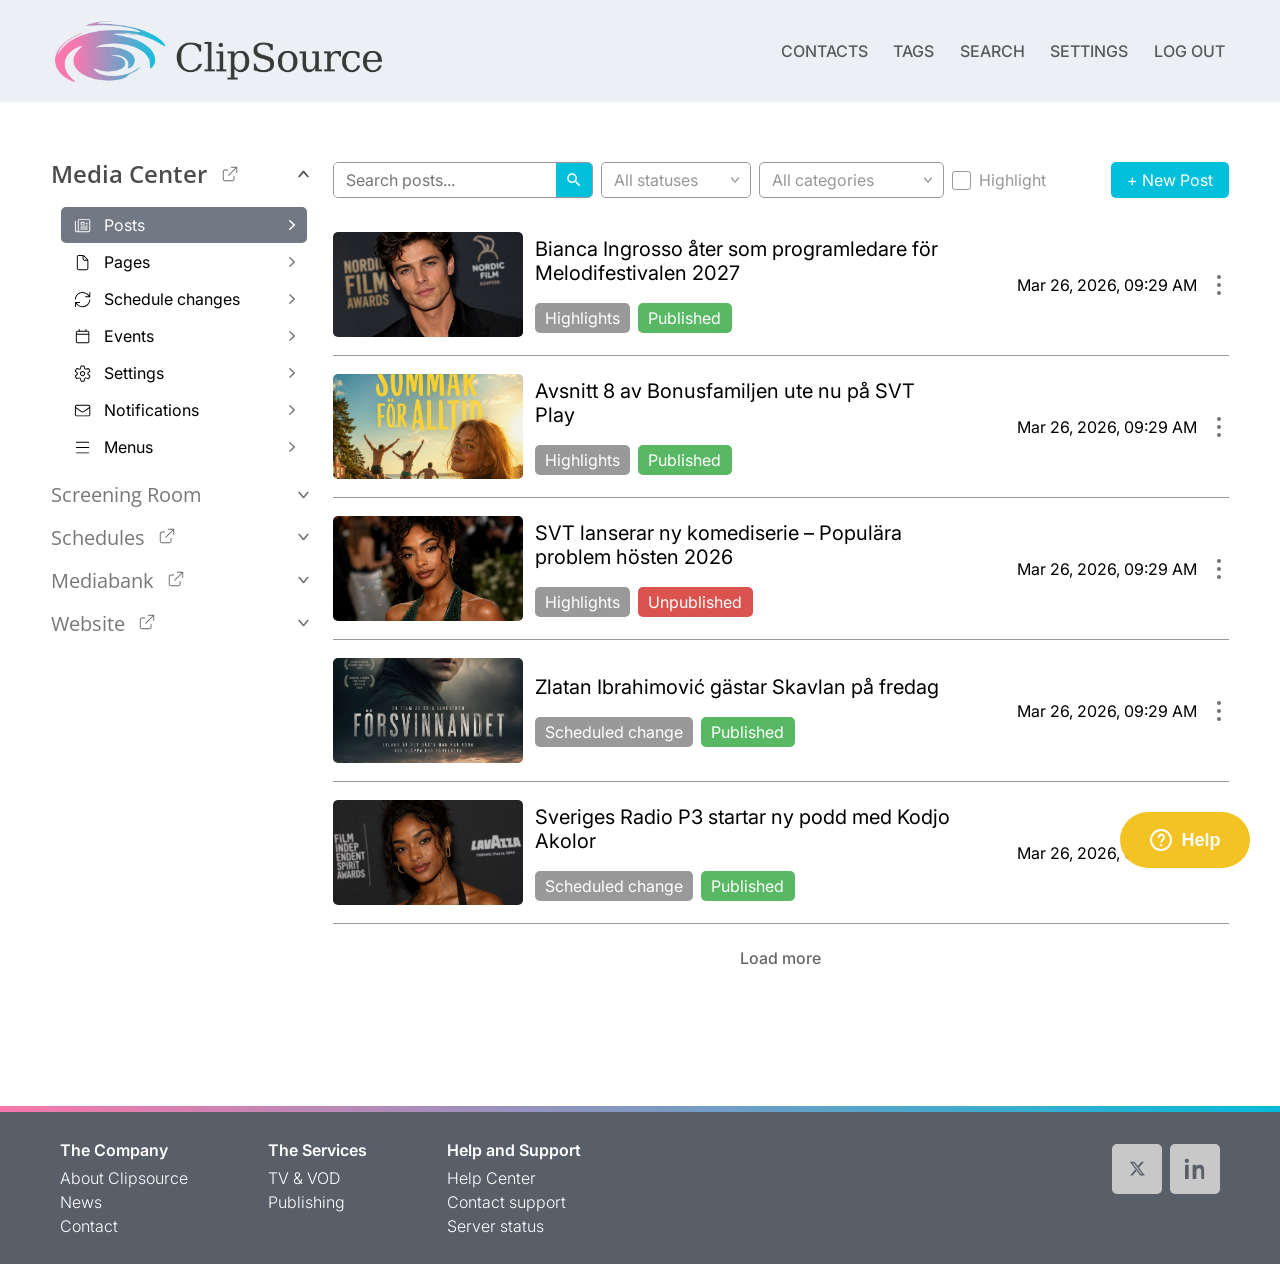
<file: screeningroom.html>
<!DOCTYPE html>
<html lang="en">
<head>
  <meta charset="UTF-8" />
  <meta name="viewport" content="width=device-width, initial-scale=1.0" />
  <title>Screening Room</title>
  <link rel="preconnect" href="https://fonts.googleapis.com">
  <link rel="preconnect" href="https://fonts.gstatic.com" crossorigin>
  <link href="https://fonts.googleapis.com/css2?family=Inter:wght@300;400;500;600&family=Open+Sans:wght@400;600&display=swap" rel="stylesheet">
  <link rel="stylesheet" href="screeningroom.css" />
  <link rel="stylesheet" href="search.css" />
  <link rel="stylesheet" href="help-overlay.css" />
</head>
<body>
  <div class="dashboard-wrapper">

    <!-- ── Top Nav ─────────────────────────────────────── -->
    <header class="top-nav">
      <div class="nav-logo">
        <img src="assets/clipsource-logo.png" alt="ClipSource" class="nav-logo-img" />
      </div>
      <nav class="nav-links">
        <span onclick="goToContacts()">CONTACTS</span>
        <span>TAGS</span>
        <span style="margin-left: auto;">SEARCH</span>
        <span onclick="goToSettings()">SETTINGS</span>
        <span onclick="logout()">LOG OUT</span>
      </nav>
    </header>

    <div class="main-container">

      <!-- ── Sidebar ──────────────────────────────────── -->
      <aside class="sidebar">

        <!-- ── Media Center accordion ── -->
        <div class="accordion-section is-open" id="acc-media-center">
          <div class="acc-header" data-target="media-center">
            <span class="acc-title">
              Media Center
              <a href="https://clipsource.com/?gad_source=1&gad_campaignid=19393620648&gbraid=0AAAAADBw0u-tdat1LCQ9C3eCldKlBd64u&gclid=EAIaIQobChMIgPXr3YjekwMVrkKRBR07qACNEAAYASAAEgKkHfD_BwE" target="_blank" rel="noopener noreferrer" class="pressroom-link" title="Pressroom" style="margin-left: 4px; padding: 2px 4px; display: inline-flex; align-items: center; justify-content: center; border-radius: 4px; color: #666;">
                <svg class="nav-icon" viewBox="0 0 640 640" fill="none" style="width: 18px; height: 18px; display: block;"><path d="M368 64C359.2 64 352 71.2 352 80C352 88.8 359.2 96 368 96L521.4 96L260.7 356.7C254.5 362.9 254.5 373.1 260.7 379.3C266.9 385.5 277.1 385.5 283.3 379.3L544 118.6L544 272C544 280.8 551.2 288 560 288C568.8 288 576 280.8 576 272L576 80C576 71.2 568.8 64 560 64L368 64zM144 160C99.8 160 64 195.8 64 240L64 496C64 540.2 99.8 576 144 576L400 576C444.2 576 480 540.2 480 496L480 400C480 391.2 472.8 384 464 384C455.2 384 448 391.2 448 400L448 496C448 522.5 426.5 544 400 544L144 544C117.5 544 96 522.5 96 496L96 240C96 213.5 117.5 192 144 192L240 192C248.8 192 256 184.8 256 176C256 167.2 248.8 160 240 160L144 160z" fill="currentColor"/></svg>
              </a>
            </span>
            <svg class="acc-chevron" width="7" height="12" viewBox="0 0 8.89 13.39" fill="none">
              <path d="M0.357301 13.071C-0.118783 12.6716 -0.119157 11.9393 0.356519 11.5394L6.11962 6.69471L0.356558 1.84998C-0.119109 1.45011 -0.11874 0.717811 0.357328 0.318419L0.458081 0.233894C0.829807 -0.0779599 1.37176 -0.0779654 1.7435 0.233881L8.53177 5.92859C9.00817 6.32825 9.00817 7.06117 8.53177 7.46083L1.74348 13.1555C1.37176 13.4674 0.82981 13.4674 0.458084 13.1555L0.357301 13.071Z" fill="currentColor"/>
            </svg>
          </div>
          <div class="acc-items">

            <div class="nav-item active" data-section="media-center">
              <svg class="nav-icon" viewBox="0 0 20 20" fill="none"><path d="M7 4C6.44687 4 6 4.44687 6 5V15C6 15.3656 5.90312 15.7063 5.73125 16H15.5C16.3281 16 17 15.3281 17 14.5V5C17 4.44687 16.5531 4 16 4H7ZM4 16C4.55313 16 5 15.5531 5 15V5C5 3.89688 5.89688 3 7 3H16C17.1031 3 18 3.89688 18 5V14.5C18 15.8813 16.8813 17 15.5 17H4C2.89688 17 2 16.1031 2 15V5.5C2 5.225 2.225 5 2.5 5C2.775 5 3 5.225 3 5.5V15C3 15.5531 3.44687 16 4 16ZM13 7.5C13 7.225 13.225 7 13.5 7H15C15.275 7 15.5 7.225 15.5 7.5C15.5 7.775 15.275 8 15 8H13.5C13.225 8 13 7.775 13 7.5ZM13 9.5C13 9.225 13.225 9 13.5 9H15C15.275 9 15.5 9.225 15.5 9.5C15.5 9.775 15.275 10 15 10H13.5C13.225 10 13 9.775 13 9.5ZM7.5 11.5C7.5 11.225 7.725 11 8 11H15C15.275 11 15.5 11.225 15.5 11.5C15.5 11.775 15.275 12 15 12H8C7.725 12 7.5 11.775 7.5 11.5ZM7.5 13.5C7.5 13.225 7.725 13 8 13H15C15.275 13 15.5 13.225 15.5 13.5C15.5 13.775 15.275 14 15 14H8C7.725 14 7.5 13.775 7.5 13.5ZM9 9H11V7H9V9ZM8 6.75C8 6.33437 8.33437 6 8.75 6H11.25C11.6656 6 12 6.33437 12 6.75V9.25C12 9.66563 11.6656 10 11.25 10H8.75C8.33437 10 8 9.66563 8 9.25V6.75Z" fill="currentColor"/></svg>
              <span>Posts</span>
              <svg class="item-chevron" width="6" height="10" viewBox="0 0 6.8801 11.3654" fill="none"><path d="M0.280074 11.1326C-0.0930948 10.787 -0.0933998 10.1969 0.279411 9.85086L4.77015 5.68269L0.279431 1.5145C-0.093366 1.16847 -0.0930665 0.578438 0.280083 0.232795C0.615172 -0.0775938 1.13276 -0.0775987 1.46785 0.232783L6.55964 4.94905C6.98693 5.34482 6.98692 6.02056 6.55964 6.41633L1.46785 11.1326C1.13276 11.443 0.615169 11.443 0.280074 11.1326Z" fill="currentColor"/></svg>
            </div>



            <div class="nav-item" data-section="media-center">
              <svg class="nav-icon" viewBox="0 0 20 20" fill="none"><path d="M10 3H6C5.44687 3 5 3.44687 5 4V16C5 16.5531 5.44687 17 6 17H14C14.5531 17 15 16.5531 15 16V8H12C10.8969 8 10 7.10312 10 6V3ZM14.5844 7L11 3.41563V6C11 6.55313 11.4469 7 12 7H14.5844ZM4 4C4 2.89688 4.89688 2 6 2H10.1719C10.7031 2 11.2125 2.20937 11.5875 2.58437L15.4156 6.41563C15.7906 6.79063 16 7.3 16 7.83125V16C16 17.1031 15.1031 18 14 18H6C4.89688 18 4 17.1031 4 16V4Z" fill="currentColor"/></svg>
              <span>Pages</span>
              <svg class="item-chevron" width="6" height="10" viewBox="0 0 6.8801 11.3654" fill="none"><path d="M0.280074 11.1326C-0.0930948 10.787 -0.0933998 10.1969 0.279411 9.85086L4.77015 5.68269L0.279431 1.5145C-0.093366 1.16847 -0.0930665 0.578438 0.280083 0.232795C0.615172 -0.0775938 1.13276 -0.0775987 1.46785 0.232783L6.55964 4.94905C6.98693 5.34482 6.98692 6.02056 6.55964 6.41633L1.46785 11.1326C1.13276 11.443 0.615169 11.443 0.280074 11.1326Z" fill="currentColor"/></svg>
            </div>



            <div class="nav-item" data-section="media-center">
              <svg class="nav-icon" viewBox="0 0 20 20" fill="none"><path d="M3.01562 9.53438C3.125 7.9 3.80313 6.3 5.05 5.05C6.41563 3.68438 8.20625 3 10 3C11.9375 3 13.7875 3.79688 15.1187 5.20625L16.3406 6.5H13C12.725 6.5 12.5 6.725 12.5 7C12.5 7.275 12.725 7.5 13 7.5H17.5C17.775 7.5 18 7.275 18 7V2.5C18 2.225 17.775 2 17.5 2C17.225 2 17 2.225 17 2.5V5.74375L15.8438 4.52187C14.325 2.9125 12.2125 2 10 2C7.95312 2 5.90625 2.78125 4.34375 4.34375C2.91562 5.76875 2.14062 7.6 2.01875 9.46562C2 9.74375 2.20937 9.98125 2.48438 10C2.75938 10.0188 2.99687 9.80938 3.01562 9.53438ZM16.9844 10.4688C16.875 12.1031 16.1969 13.7031 14.95 14.95C13.5844 16.3156 11.7938 17 10 17C8.0625 17 6.2125 16.2031 4.88125 14.7937L3.65937 13.5H7C7.275 13.5 7.5 13.275 7.5 13C7.5 12.725 7.275 12.5 7 12.5H2.5C2.225 12.5 2 12.725 2 13V17.5C2 17.775 2.225 18 2.5 18C2.775 18 3 17.775 3 17.5V14.2563L4.15625 15.4781C5.675 17.0875 7.79063 17.9969 10 17.9969C12.0469 17.9969 14.0938 17.2156 15.6562 15.6531C17.0812 14.2281 17.8563 12.3937 17.9813 10.5281C18 10.2531 17.7906 10.0156 17.5156 9.99687C17.2406 9.97812 17.0031 10.1875 16.9844 10.4625V10.4688Z" fill="currentColor"/></svg>
              <span>Schedule changes</span>
              <svg class="item-chevron" width="6" height="10" viewBox="0 0 6.8801 11.3654" fill="none"><path d="M0.280074 11.1326C-0.0930948 10.787 -0.0933998 10.1969 0.279411 9.85086L4.77015 5.68269L0.279431 1.5145C-0.093366 1.16847 -0.0930665 0.578438 0.280083 0.232795C0.615172 -0.0775938 1.13276 -0.0775987 1.46785 0.232783L6.55964 4.94905C6.98693 5.34482 6.98692 6.02056 6.55964 6.41633L1.46785 11.1326C1.13276 11.443 0.615169 11.443 0.280074 11.1326Z" fill="currentColor"/></svg>
            </div>

            <div class="nav-item" data-section="media-center">
              <svg class="nav-icon" viewBox="0 0 20 20" fill="none"><path d="M6.5 2C6.775 2 7 2.225 7 2.5V4H13V2.5C13 2.225 13.225 2 13.5 2C13.775 2 14 2.225 14 2.5V4H15C16.1031 4 17 4.89688 17 6V15C17 16.1031 16.1031 17 15 17H5C3.89688 17 3 16.1031 3 15V6C3 4.89688 3.89688 4 5 4H6V2.5C6 2.225 6.225 2 6.5 2ZM15 5H5C4.44687 5 4 5.44687 4 6V7H16V6C16 5.44687 15.5531 5 15 5ZM16 8H4V15C4 15.5531 4.44687 16 5 16H15C15.5531 16 16 15.5531 16 15V8Z" fill="currentColor"/></svg>
              <span>Events</span>
              <svg class="item-chevron" width="6" height="10" viewBox="0 0 6.8801 11.3654" fill="none"><path d="M0.280074 11.1326C-0.0930948 10.787 -0.0933998 10.1969 0.279411 9.85086L4.77015 5.68269L0.279431 1.5145C-0.093366 1.16847 -0.0930665 0.578438 0.280083 0.232795C0.615172 -0.0775938 1.13276 -0.0775987 1.46785 0.232783L6.55964 4.94905C6.98693 5.34482 6.98692 6.02056 6.55964 6.41633L1.46785 11.1326C1.13276 11.443 0.615169 11.443 0.280074 11.1326Z" fill="currentColor"/></svg>
            </div>

            <div class="nav-item" data-section="media-center">
              <svg class="nav-icon" viewBox="0 0 20 20" fill="none"><path d="M7.80937 5.50938C7.60625 5.60938 7.40937 5.72187 7.22187 5.85C6.96562 6.02187 6.64375 6.06562 6.34687 5.96875L4.10625 5.225L2.92188 7.275L4.6875 8.84688C4.91875 9.05313 5.04062 9.35313 5.02187 9.6625C5.00625 9.8875 5.00625 10.1188 5.02187 10.3438C5.04375 10.6531 4.91875 10.9531 4.6875 11.1594L2.92188 12.7281L4.10625 14.7812L6.34687 14.0375C6.64062 13.9406 6.9625 13.9844 7.22187 14.1562C7.40937 14.2812 7.60625 14.3969 7.80937 14.4969C8.0875 14.6344 8.28437 14.8906 8.34687 15.1938L8.82187 17.5063H11.1906L11.6656 15.1938C11.7281 14.8906 11.9281 14.6344 12.2031 14.4969C12.4062 14.3969 12.6031 14.2844 12.7906 14.1562C13.0469 13.9844 13.3687 13.9406 13.6656 14.0375L15.9062 14.7812L17.0906 12.7281L15.325 11.1594C15.0937 10.9531 14.9719 10.6531 14.9906 10.3438C14.9969 10.2313 15.0031 10.1188 15.0031 10.0031C15.0031 9.8875 15 9.775 14.9906 9.6625C14.9688 9.35313 15.0937 9.05313 15.325 8.84688L17.0906 7.27812L15.9062 5.225L13.6656 5.96875C13.3719 6.06562 13.05 6.02187 12.7906 5.85C12.6031 5.725 12.4062 5.60938 12.2031 5.50938C11.925 5.37188 11.7281 5.11562 11.6656 4.8125L11.1906 2.5H8.82187L8.34687 4.8125C8.28437 5.11562 8.08437 5.37188 7.80937 5.50938ZM11.1938 1.5C11.6688 1.5 12.0781 1.83437 12.1719 2.29688L12.6469 4.60938C12.8906 4.72812 13.1281 4.86563 13.3531 5.01875L15.5937 4.275C16.0437 4.125 16.5375 4.3125 16.775 4.725L17.9594 6.77812C18.1969 7.19062 18.1125 7.70937 17.7563 8.025L15.9969 9.59375C16.0156 9.8625 16.0156 10.1406 15.9969 10.4062L17.7625 11.975C18.1188 12.2906 18.2 12.8125 17.9656 13.2219L16.7812 15.275C16.5437 15.6875 16.05 15.875 15.6 15.725L13.3594 14.9812C13.1344 15.1312 12.9 15.2687 12.6531 15.3906L12.1781 17.7031C12.0813 18.1687 11.6719 18.5 11.2 18.5H8.83125C8.35625 18.5 7.94687 18.1656 7.85312 17.7031L7.37812 15.3906C7.13437 15.2719 6.89687 15.1344 6.67187 14.9812L4.42188 15.725C3.97188 15.875 3.47812 15.6875 3.24062 15.275L2.05625 13.225C1.81875 12.8156 1.90313 12.2937 2.25938 11.9781L4.02187 10.4062C4.00312 10.1375 4.00312 9.85938 4.02187 9.59375L2.25625 8.025C1.9 7.70937 1.81875 7.1875 2.05312 6.77812L3.24062 4.725C3.47812 4.3125 3.97188 4.125 4.42188 4.275L6.6625 5.01875C6.8875 4.86875 7.12187 4.73125 7.36875 4.60938L7.84375 2.29688C7.94062 1.83437 8.35 1.5 8.825 1.5H11.1938ZM8.25937 10C8.25937 10.9625 9.0375 11.7406 10 11.7406C10.9625 11.7406 11.7406 10.9625 11.7406 10C11.7406 9.0375 10.9625 8.25937 10 8.25937C9.0375 8.25937 8.25937 9.0375 8.25937 10ZM9.99063 12.75C8.47188 12.7437 7.24375 11.5094 7.25 9.99063C7.25625 8.47188 8.49062 7.24375 10.0094 7.25C11.5281 7.25625 12.7562 8.49062 12.75 10.0094C12.7437 11.5281 11.5094 12.7563 9.99063 12.75Z" fill="currentColor"/></svg>
              <span>Settings</span>
              <svg class="item-chevron" width="6" height="10" viewBox="0 0 6.8801 11.3654" fill="none"><path d="M0.280074 11.1326C-0.0930948 10.787 -0.0933998 10.1969 0.279411 9.85086L4.77015 5.68269L0.279431 1.5145C-0.093366 1.16847 -0.0930665 0.578438 0.280083 0.232795C0.615172 -0.0775938 1.13276 -0.0775987 1.46785 0.232783L6.55964 4.94905C6.98693 5.34482 6.98692 6.02056 6.55964 6.41633L1.46785 11.1326C1.13276 11.443 0.615169 11.443 0.280074 11.1326Z" fill="currentColor"/></svg>
            </div>

            <div class="nav-item" data-section="media-center">
              <svg class="nav-icon" viewBox="0 0 20 20" fill="none"><path d="M2 5.82812V5.75H2.00312C2.04062 4.77812 2.84375 4 3.82812 4H16.1719C17.1562 4 17.9563 4.77812 17.9969 5.75H18V14C18 15.1031 17.1031 16 16 16H4C2.89688 16 2 15.1031 2 14V5.82812ZM17 7.4875L11.4781 11.5344C10.5969 12.1781 9.4 12.1781 8.52188 11.5344L3 7.4875V14C3 14.5531 3.44687 15 4 15H16C16.5531 15 17 14.5531 17 14V7.4875ZM17 5.82812C17 5.37187 16.6281 5 16.1719 5H3.82812C3.37187 5 3 5.37187 3 5.82812C3 6.09062 3.125 6.34062 3.3375 6.49687L9.1125 10.7281C9.64063 11.1156 10.3594 11.1156 10.8875 10.7281L16.6625 6.49375C16.875 6.3375 17 6.09062 17 5.825V5.82812Z" fill="currentColor"/></svg>
              <span>Notifications</span>
              <svg class="item-chevron" width="6" height="10" viewBox="0 0 6.8801 11.3654" fill="none"><path d="M0.280074 11.1326C-0.0930948 10.787 -0.0933998 10.1969 0.279411 9.85086L4.77015 5.68269L0.279431 1.5145C-0.093366 1.16847 -0.0930665 0.578438 0.280083 0.232795C0.615172 -0.0775938 1.13276 -0.0775987 1.46785 0.232783L6.55964 4.94905C6.98693 5.34482 6.98692 6.02056 6.55964 6.41633L1.46785 11.1326C1.13276 11.443 0.615169 11.443 0.280074 11.1326Z" fill="currentColor"/></svg>
            </div>

            <div class="nav-item" data-section="media-center">
              <svg class="nav-icon" viewBox="0 0 20 20" fill="none"><path d="M3 4.5C3 4.225 3.225 4 3.5 4H16.5C16.775 4 17 4.225 17 4.5C17 4.775 16.775 5 16.5 5H3.5C3.225 5 3 4.775 3 4.5ZM3 10C3 9.725 3.225 9.5 3.5 9.5H16.5C16.775 9.5 17 9.725 17 10C17 10.275 16.775 10.5 16.5 10.5H3.5C3.225 10.5 3 10.275 3 10ZM17 15.5C17 15.775 16.775 16 16.5 16H3.5C3.225 16 3 15.775 3 15.5C3 15.225 3.225 15 3.5 15H16.5C16.775 15 17 15.225 17 15.5Z" fill="currentColor"/></svg>
              <span>Menus</span>
              <svg class="item-chevron" width="6" height="10" viewBox="0 0 6.8801 11.3654" fill="none"><path d="M0.280074 11.1326C-0.0930948 10.787 -0.0933998 10.1969 0.279411 9.85086L4.77015 5.68269L0.279431 1.5145C-0.093366 1.16847 -0.0930665 0.578438 0.280083 0.232795C0.615172 -0.0775938 1.13276 -0.0775987 1.46785 0.232783L6.55964 4.94905C6.98693 5.34482 6.98692 6.02056 6.55964 6.41633L1.46785 11.1326C1.13276 11.443 0.615169 11.443 0.280074 11.1326Z" fill="currentColor"/></svg>
            </div>



          </div>
        </div>

        <!-- ── Screening Room accordion ── -->
        <div class="accordion-section" id="acc-screening-room">
          <div class="acc-header" data-target="screening-room">
            <span class="acc-title">Screening Room</span>
            <svg class="acc-chevron" width="7" height="12" viewBox="0 0 8.89 13.39" fill="none">
              <path d="M0.357301 13.071C-0.118783 12.6716 -0.119157 11.9393 0.356519 11.5394L6.11962 6.69471L0.356558 1.84998C-0.119109 1.45011 -0.11874 0.717811 0.357328 0.318419L0.458081 0.233894C0.829807 -0.0779599 1.37176 -0.0779654 1.7435 0.233881L8.53177 5.92859C9.00817 6.32825 9.00817 7.06117 8.53177 7.46083L1.74348 13.1555C1.37176 13.4674 0.82981 13.4674 0.458084 13.1555L0.357301 13.071Z" fill="currentColor"/>
            </svg>
          </div>
          <div class="acc-items">

            <div class="nav-item sr-item" data-section="screening-room">
              <svg class="nav-icon" viewBox="0 0 20 20" fill="none"><path d="M10 3H6C5.44687 3 5 3.44687 5 4V16C5 16.5531 5.44687 17 6 17H14C14.5531 17 15 16.5531 15 16V8H12C10.8969 8 10 7.10312 10 6V3ZM14.5844 7L11 3.41563V6C11 6.55313 11.4469 7 12 7H14.5844ZM4 4C4 2.89688 4.89688 2 6 2H10.1719C10.7031 2 11.2125 2.20937 11.5875 2.58437L15.4156 6.41563C15.7906 6.79063 16 7.3 16 7.83125V16C16 17.1031 15.1031 18 14 18H6C4.89688 18 4 17.1031 4 16V4Z" fill="currentColor"/></svg>
              <span>My files</span>
              <svg class="item-chevron" width="6" height="10" viewBox="0 0 6.8801 11.3654" fill="none"><path d="M0.280074 11.1326C-0.0930948 10.787 -0.0933998 10.1969 0.279411 9.85086L4.77015 5.68269L0.279431 1.5145C-0.093366 1.16847 -0.0930665 0.578438 0.280083 0.232795C0.615172 -0.0775938 1.13276 -0.0775987 1.46785 0.232783L6.55964 4.94905C6.98693 5.34482 6.98692 6.02056 6.55964 6.41633L1.46785 11.1326C1.13276 11.443 0.615169 11.443 0.280074 11.1326Z" fill="currentColor"/></svg>
            </div>

            <div class="nav-item sr-item" data-section="screening-room">
              <svg class="nav-icon" viewBox="0 0 14 14.9984" fill="none"><path d="M7.5 1.70469V10.4984C7.5 10.7734 7.275 10.9984 7 10.9984C6.725 10.9984 6.5 10.7734 6.5 10.4984V1.70469L3.85313 4.35156C3.65938 4.54531 3.34062 4.54531 3.14687 4.35156C2.95312 4.15781 2.95312 3.83906 3.14687 3.64531L6.64688 0.145312C6.84063 -0.0484375 7.15937 -0.0484375 7.35312 0.145312L10.8531 3.64531C11.0469 3.83906 11.0469 4.15781 10.8531 4.35156C10.6594 4.54531 10.3406 4.54531 10.1469 4.35156L7.5 1.70469ZM5 9.99844H2C1.44687 9.99844 1 10.4453 1 10.9984V12.9984C1 13.5516 1.44687 13.9984 2 13.9984H12C12.5531 13.9984 13 13.5516 13 12.9984V10.9984C13 10.4453 12.5531 9.99844 12 9.99844H9V8.99844H12C13.1031 8.99844 14 9.89531 14 10.9984V12.9984C14 14.1016 13.1031 14.9984 12 14.9984H2C0.896875 14.9984 0 14.1016 0 12.9984V10.9984C0 9.89531 0.896875 8.99844 2 8.99844H5V9.99844ZM10 11.9984C10 11.5828 10.3344 11.2484 10.75 11.2484C11.1656 11.2484 11.5 11.5828 11.5 11.9984C11.5 12.4141 11.1656 12.7484 10.75 12.7484C10.3344 12.7484 10 12.4141 10 11.9984Z" fill="currentColor"/></svg>
              <span>Upload file</span>
              <svg class="item-chevron" width="6" height="10" viewBox="0 0 6.8801 11.3654" fill="none"><path d="M0.280074 11.1326C-0.0930948 10.787 -0.0933998 10.1969 0.279411 9.85086L4.77015 5.68269L0.279431 1.5145C-0.093366 1.16847 -0.0930665 0.578438 0.280083 0.232795C0.615172 -0.0775938 1.13276 -0.0775987 1.46785 0.232783L6.55964 4.94905C6.98693 5.34482 6.98692 6.02056 6.55964 6.41633L1.46785 11.1326C1.13276 11.443 0.615169 11.443 0.280074 11.1326Z" fill="currentColor"/></svg>
            </div>



            <div class="nav-item sr-item" data-section="screening-room">
              <svg class="nav-icon" viewBox="0 0 12 16" fill="none"><path d="M4.25 2.5H7.75C8.16563 2.5 8.5 2.16563 8.5 1.75C8.5 1.33437 8.16563 1 7.75 1H4.25C3.83437 1 3.5 1.33437 3.5 1.75C3.5 2.16563 3.83437 2.5 4.25 2.5ZM4.25 3.5C3.36875 3.5 2.6375 2.84688 2.51875 2H2C1.44687 2 1 2.44687 1 3V14C1 14.5531 1.44687 15 2 15H10C10.5531 15 11 14.5531 11 14V3C11 2.44687 10.5531 2 10 2H9.48125C9.35937 2.84688 8.63125 3.5 7.75 3.5H4.25ZM7.75 0C8.44687 0 9.05 0.409375 9.33125 1H10C11.1031 1 12 1.89688 12 3V14C12 15.1031 11.1031 16 10 16H2C0.896875 16 0 15.1031 0 14V3C0 1.89688 0.896875 1 2 1H2.66875C2.95 0.409375 3.55313 0 4.25 0H7.75ZM7 8.5C7 7.94687 6.55313 7.5 6 7.5C5.44687 7.5 5 7.94687 5 8.5C5 9.05313 5.44687 9.5 6 9.5C6.55313 9.5 7 9.05313 7 8.5ZM4 8.5C4 7.39688 4.89688 6.5 6 6.5C7.10312 6.5 8 7.39688 8 8.5C8 9.60312 7.10312 10.5 6 10.5C4.89688 10.5 4 9.60312 4 8.5ZM3.20625 13.5C2.86875 13.5 2.6125 13.1844 2.7625 12.8813C3.17187 12.0625 4.01875 11.5 5 11.5H7C7.97812 11.5 8.825 12.0625 9.2375 12.8813C9.39063 13.1844 9.13437 13.5 8.79375 13.5C8.56562 13.5 8.37187 13.35 8.24375 13.1625C7.975 12.7625 7.51875 12.5 7 12.5H5C4.48125 12.5 4.025 12.7625 3.75625 13.1625C3.62812 13.35 3.43438 13.5 3.20625 13.5Z" fill="currentColor"/></svg>
              <span>Account profile</span>
              <svg class="item-chevron" width="6" height="10" viewBox="0 0 6.8801 11.3654" fill="none"><path d="M0.280074 11.1326C-0.0930948 10.787 -0.0933998 10.1969 0.279411 9.85086L4.77015 5.68269L0.279431 1.5145C-0.093366 1.16847 -0.0930665 0.578438 0.280083 0.232795C0.615172 -0.0775938 1.13276 -0.0775987 1.46785 0.232783L6.55964 4.94905C6.98693 5.34482 6.98692 6.02056 6.55964 6.41633L1.46785 11.1326C1.13276 11.443 0.615169 11.443 0.280074 11.1326Z" fill="currentColor"/></svg>
            </div>

            <div class="nav-item sr-item" data-section="screening-room">
              <svg class="nav-icon" viewBox="0 0 20 20" fill="none"><path d="M2 5.82812V5.75H2.00312C2.04062 4.77812 2.84375 4 3.82812 4H16.1719C17.1562 4 17.9563 4.77812 17.9969 5.75H18V14C18 15.1031 17.1031 16 16 16H4C2.89688 16 2 15.1031 2 14V5.82812ZM17 7.4875L11.4781 11.5344C10.5969 12.1781 9.4 12.1781 8.52188 11.5344L3 7.4875V14C3 14.5531 3.44687 15 4 15H16C16.5531 15 17 14.5531 17 14V7.4875ZM17 5.82812C17 5.37187 16.6281 5 16.1719 5H3.82812C3.37187 5 3 5.37187 3 5.82812C3 6.09062 3.125 6.34062 3.3375 6.49687L9.1125 10.7281C9.64063 11.1156 10.3594 11.1156 10.8875 10.7281L16.6625 6.49375C16.875 6.3375 17 6.09062 17 5.825V5.82812Z" fill="currentColor"/></svg>
              <span>Notifications</span>
              <svg class="item-chevron" width="6" height="10" viewBox="0 0 6.8801 11.3654" fill="none"><path d="M0.280074 11.1326C-0.0930948 10.787 -0.0933998 10.1969 0.279411 9.85086L4.77015 5.68269L0.279431 1.5145C-0.093366 1.16847 -0.0930665 0.578438 0.280083 0.232795C0.615172 -0.0775938 1.13276 -0.0775987 1.46785 0.232783L6.55964 4.94905C6.98693 5.34482 6.98692 6.02056 6.55964 6.41633L1.46785 11.1326C1.13276 11.443 0.615169 11.443 0.280074 11.1326Z" fill="currentColor"/></svg>
            </div>

            <div class="nav-item sr-item" data-section="screening-room">
              <svg class="nav-icon" viewBox="0 0 16 14" fill="none"><path d="M1 0.5C1 0.225 0.775 0 0.5 0C0.225 0 0 0.225 0 0.5V11.5C0 12.8813 1.11875 14 2.5 14H15.5C15.775 14 16 13.775 16 13.5C16 13.225 15.775 13 15.5 13H2.5C1.67188 13 1 12.3281 1 11.5V0.5ZM4.5 2H11.5C11.775 2 12 1.775 12 1.5C12 1.225 11.775 1 11.5 1H4.5C4.225 1 4 1.225 4 1.5C4 1.775 4.225 2 4.5 2ZM4.5 5C4.225 5 4 5.225 4 5.5C4 5.775 4.225 6 4.5 6H9.5C9.775 6 10 5.775 10 5.5C10 5.225 9.775 5 9.5 5H4.5ZM4.5 9C4.225 9 4 9.225 4 9.5C4 9.775 4.225 10 4.5 10H13.5C13.775 10 14 9.775 14 9.5C14 9.225 13.775 9 13.5 9H4.5Z" fill="currentColor"/></svg>
              <span>Statistics</span>
              <svg class="item-chevron" width="6" height="10" viewBox="0 0 6.8801 11.3654" fill="none"><path d="M0.280074 11.1326C-0.0930948 10.787 -0.0933998 10.1969 0.279411 9.85086L4.77015 5.68269L0.279431 1.5145C-0.093366 1.16847 -0.0930665 0.578438 0.280083 0.232795C0.615172 -0.0775938 1.13276 -0.0775987 1.46785 0.232783L6.55964 4.94905C6.98693 5.34482 6.98692 6.02056 6.55964 6.41633L1.46785 11.1326C1.13276 11.443 0.615169 11.443 0.280074 11.1326Z" fill="currentColor"/></svg>
            </div>



          </div>
        </div>

        <!-- ── Collapsed sections ── -->
        <div class="accordion-section">
          <div class="acc-header collapsed-only">
            <span class="acc-title">
              Schedules
              <a href="https://clipsource.com/?gad_source=1&gad_campaignid=19393620648&gbraid=0AAAAADBw0u-tdat1LCQ9C3eCldKlBd64u&gclid=EAIaIQobChMIgPXr3YjekwMVrkKRBR07qACNEAAYASAAEgKkHfD_BwE" target="_blank" rel="noopener noreferrer" class="pressroom-link" title="Pressroom" style="margin-left: 4px; padding: 2px 4px; display: inline-flex; align-items: center; justify-content: center; border-radius: 4px; color: #666;">
                <svg class="nav-icon" viewBox="0 0 640 640" fill="none" style="width: 18px; height: 18px; display: block;"><path d="M368 64C359.2 64 352 71.2 352 80C352 88.8 359.2 96 368 96L521.4 96L260.7 356.7C254.5 362.9 254.5 373.1 260.7 379.3C266.9 385.5 277.1 385.5 283.3 379.3L544 118.6L544 272C544 280.8 551.2 288 560 288C568.8 288 576 280.8 576 272L576 80C576 71.2 568.8 64 560 64L368 64zM144 160C99.8 160 64 195.8 64 240L64 496C64 540.2 99.8 576 144 576L400 576C444.2 576 480 540.2 480 496L480 400C480 391.2 472.8 384 464 384C455.2 384 448 391.2 448 400L448 496C448 522.5 426.5 544 400 544L144 544C117.5 544 96 522.5 96 496L96 240C96 213.5 117.5 192 144 192L240 192C248.8 192 256 184.8 256 176C256 167.2 248.8 160 240 160L144 160z" fill="currentColor"/></svg>
              </a>
            </span>
            <svg class="acc-chevron" width="7" height="12" viewBox="0 0 8.89 13.39" fill="none">
              <path d="M0.357301 13.071C-0.118783 12.6716 -0.119157 11.9393 0.356519 11.5394L6.11962 6.69471L0.356558 1.84998C-0.119109 1.45011 -0.11874 0.717811 0.357328 0.318419L0.458081 0.233894C0.829807 -0.0779599 1.37176 -0.0779654 1.7435 0.233881L8.53177 5.92859C9.00817 6.32825 9.00817 7.06117 8.53177 7.46083L1.74348 13.1555C1.37176 13.4674 0.82981 13.4674 0.458084 13.1555L0.357301 13.071Z" fill="currentColor"/>
            </svg>
          </div>
        </div>

        <div class="accordion-section">
          <div class="acc-header collapsed-only">
            <span class="acc-title">
              Mediabank
              <a href="https://clipsource.com/?gad_source=1&gad_campaignid=19393620648&gbraid=0AAAAADBw0u-tdat1LCQ9C3eCldKlBd64u&gclid=EAIaIQobChMIgPXr3YjekwMVrkKRBR07qACNEAAYASAAEgKkHfD_BwE" target="_blank" rel="noopener noreferrer" class="pressroom-link" title="Pressroom" style="margin-left: 4px; padding: 2px 4px; display: inline-flex; align-items: center; justify-content: center; border-radius: 4px; color: #666;">
                <svg class="nav-icon" viewBox="0 0 640 640" fill="none" style="width: 18px; height: 18px; display: block;"><path d="M368 64C359.2 64 352 71.2 352 80C352 88.8 359.2 96 368 96L521.4 96L260.7 356.7C254.5 362.9 254.5 373.1 260.7 379.3C266.9 385.5 277.1 385.5 283.3 379.3L544 118.6L544 272C544 280.8 551.2 288 560 288C568.8 288 576 280.8 576 272L576 80C576 71.2 568.8 64 560 64L368 64zM144 160C99.8 160 64 195.8 64 240L64 496C64 540.2 99.8 576 144 576L400 576C444.2 576 480 540.2 480 496L480 400C480 391.2 472.8 384 464 384C455.2 384 448 391.2 448 400L448 496C448 522.5 426.5 544 400 544L144 544C117.5 544 96 522.5 96 496L96 240C96 213.5 117.5 192 144 192L240 192C248.8 192 256 184.8 256 176C256 167.2 248.8 160 240 160L144 160z" fill="currentColor"/></svg>
              </a>
            </span>
            <svg class="acc-chevron" width="7" height="12" viewBox="0 0 8.89 13.39" fill="none">
              <path d="M0.357301 13.071C-0.118783 12.6716 -0.119157 11.9393 0.356519 11.5394L6.11962 6.69471L0.356558 1.84998C-0.119109 1.45011 -0.11874 0.717811 0.357328 0.318419L0.458081 0.233894C0.829807 -0.0779599 1.37176 -0.0779654 1.7435 0.233881L8.53177 5.92859C9.00817 6.32825 9.00817 7.06117 8.53177 7.46083L1.74348 13.1555C1.37176 13.4674 0.82981 13.4674 0.458084 13.1555L0.357301 13.071Z" fill="currentColor"/>
            </svg>
          </div>
        </div>

        <div class="accordion-section">
          <div class="acc-header collapsed-only">
            <span class="acc-title">
              Website
              <a href="https://clipsource.com/?gad_source=1&gad_campaignid=19393620648&gbraid=0AAAAADBw0u-tdat1LCQ9C3eCldKlBd64u&gclid=EAIaIQobChMIgPXr3YjekwMVrkKRBR07qACNEAAYASAAEgKkHfD_BwE" target="_blank" rel="noopener noreferrer" class="pressroom-link" title="Pressroom" style="margin-left: 4px; padding: 2px 4px; display: inline-flex; align-items: center; justify-content: center; border-radius: 4px; color: #666;">
                <svg class="nav-icon" viewBox="0 0 640 640" fill="none" style="width: 18px; height: 18px; display: block;"><path d="M368 64C359.2 64 352 71.2 352 80C352 88.8 359.2 96 368 96L521.4 96L260.7 356.7C254.5 362.9 254.5 373.1 260.7 379.3C266.9 385.5 277.1 385.5 283.3 379.3L544 118.6L544 272C544 280.8 551.2 288 560 288C568.8 288 576 280.8 576 272L576 80C576 71.2 568.8 64 560 64L368 64zM144 160C99.8 160 64 195.8 64 240L64 496C64 540.2 99.8 576 144 576L400 576C444.2 576 480 540.2 480 496L480 400C480 391.2 472.8 384 464 384C455.2 384 448 391.2 448 400L448 496C448 522.5 426.5 544 400 544L144 544C117.5 544 96 522.5 96 496L96 240C96 213.5 117.5 192 144 192L240 192C248.8 192 256 184.8 256 176C256 167.2 248.8 160 240 160L144 160z" fill="currentColor"/></svg>
              </a>
            </span>
            <svg class="acc-chevron" width="7" height="12" viewBox="0 0 8.89 13.39" fill="none">
              <path d="M0.357301 13.071C-0.118783 12.6716 -0.119157 11.9393 0.356519 11.5394L6.11962 6.69471L0.356558 1.84998C-0.119109 1.45011 -0.11874 0.717811 0.357328 0.318419L0.458081 0.233894C0.829807 -0.0779599 1.37176 -0.0779654 1.7435 0.233881L8.53177 5.92859C9.00817 6.32825 9.00817 7.06117 8.53177 7.46083L1.74348 13.1555C1.37176 13.4674 0.82981 13.4674 0.458084 13.1555L0.357301 13.071Z" fill="currentColor"/>
            </svg>
          </div>
        </div>

      </aside>

      <!-- ── Main Content ───────────────────────────────── -->
      <main class="main-content">

        <!-- Posts view -->
        <div id="posts-view">
          <div class="toolbar">
            <div class="toolbar-group">
              <div class="search-box">
                <input type="text" id="searchInput" placeholder="Search posts..." />
                <button class="search-btn">
                  <svg width="18" height="18" viewBox="0 0 18 18" fill="none">
                    <path d="M11.625 10.5H11.0325L10.8225 10.2975C11.5575 9.4425 12 8.3325 12 7.125C12 4.4325 9.8175 2.25 7.125 2.25C4.4325 2.25 2.25 4.4325 2.25 7.125C2.25 9.8175 4.4325 12 7.125 12C8.3325 12 9.4425 11.5575 10.2975 10.8225L10.5 11.0325V11.625L14.25 15.3675L15.3675 14.25L11.625 10.5ZM7.125 10.5C5.2575 10.5 3.75 8.9925 3.75 7.125C3.75 5.2575 5.2575 3.75 7.125 3.75C8.9925 3.75 10.5 5.2575 10.5 7.125C10.5 8.9925 8.9925 10.5 7.125 10.5Z" fill="white"/>
                  </svg>
                </button>
              </div>
              <div id="statusDropdown" class="dropdown status-dropdown" role="button" tabindex="0" aria-haspopup="listbox" aria-expanded="false">
                <span id="statusDropdownLabel">All statuses</span>
                <svg class="status-chevron" width="6" height="8" viewBox="0 0 5.02 7.65" fill="none" aria-hidden="true"><path d="M0.233189 7.51682C-0.0775287 7.26857 -0.0777675 6.79621 0.2327 6.54764L3.63181 3.82627L0.232712 1.10488C-0.0777437 0.856326 -0.0775091 0.38398 0.233194 0.135731C0.459697 -0.0452411 0.781327 -0.0452441 1.00783 0.135724L4.64919 3.045C5.15026 3.44534 5.15026 4.2072 4.64919 4.60754L1.00783 7.51682C0.781325 7.69779 0.459696 7.69779 0.233189 7.51682Z" fill="#979797"/></svg>
                <div id="statusDropdownMenu" class="status-menu" role="listbox" aria-label="Filter by status">
                  <button class="status-option active" type="button" data-status="all">All statuses</button>
                  <button class="status-option" type="button" data-status="published">Published</button>
                  <button class="status-option" type="button" data-status="not-published">Not published</button>
                  <button class="status-option" type="button" data-status="unpublished">Unpublished</button>
                  <button class="status-option" type="button" data-status="scheduled">Scheduled</button>
                </div>
              </div>
              <div id="categoryDropdown" class="dropdown status-dropdown" role="button" tabindex="0" aria-haspopup="listbox" aria-expanded="false">
                <span id="categoryDropdownLabel">All categories</span>
                <svg class="status-chevron" width="6" height="8" viewBox="0 0 5.02 7.65" fill="none" aria-hidden="true"><path d="M0.233189 7.51682C-0.0775287 7.26857 -0.0777675 6.79621 0.2327 6.54764L3.63181 3.82627L0.232712 1.10488C-0.0777437 0.856326 -0.0775091 0.38398 0.233194 0.135731C0.459697 -0.0452411 0.781327 -0.0452441 1.00783 0.135724L4.64919 3.045C5.15026 3.44534 5.15026 4.2072 4.64919 4.60754L1.00783 7.51682C0.781325 7.69779 0.459696 7.69779 0.233189 7.51682Z" fill="#979797"/></svg>
                <div id="categoryDropdownMenu" class="status-menu" role="listbox" aria-label="Filter by category">
                  <button class="status-option active" type="button" data-category="all">All categories</button>
                  <button class="status-option" type="button" data-category="highlights">Highlights</button>
                  <button class="status-option" type="button" data-category="scheduled">Press release</button>
                </div>
              </div>
              <label id="highlightLabel" class="highlight-label">
                <div id="highlightCheck" class="highlight-check">
                  <svg class="check-icon" width="10" height="8" viewBox="0 0 10 8" fill="none" style="display:none;">
                    <path d="M1 4L3.5 6.5L9 1" stroke="white" stroke-width="1.5" stroke-linecap="round" stroke-linejoin="round"/>
                  </svg>
                </div>
                <span id="highlightText">Highlight</span>
              </label>
            </div>
            <button class="new-post-btn" onclick="goToCreatePost()">+ New Post</button>
          </div>

          <div id="contentList" class="content-list">

            <div class="content-row" data-highlight="true">
              <div class="thumb" style="background-image:url('assets/post-1.jpg');background-size:cover;background-position:center"></div>
              <div class="row-info">
                <p class="row-title">Bianca Ingrosso åter som programledare för Melodifestivalen 2027</p>
                <div class="row-badges">
                  <span class="badge badge-grey">Highlights</span>
                  <span class="badge badge-green">Published</span>
                </div>
              </div>
              <span class="row-date">Mar 26, 2026, 09:29 AM</span>
              <div class="dots-menu" aria-label="Options">
                <svg width="4" height="4" viewBox="0 0 5 5"><circle cx="2.5" cy="2.5" r="2.5" fill="#747474"/></svg>
                <svg width="4" height="4" viewBox="0 0 5 5"><circle cx="2.5" cy="2.5" r="2.5" fill="#747474"/></svg>
                <svg width="4" height="4" viewBox="0 0 5 5"><circle cx="2.5" cy="2.5" r="2.5" fill="#747474"/></svg>
              </div>
            </div>

            <div class="content-row" data-highlight="true">
              <div class="thumb" style="background-image:url('assets/post-2.jpg');background-size:cover;background-position:center"></div>
              <div class="row-info">
                <p class="row-title">Avsnitt 8 av Bonusfamiljen ute nu på SVT Play</p>
                <div class="row-badges">
                  <span class="badge badge-grey">Highlights</span>
                  <span class="badge badge-green">Published</span>
                </div>
              </div>
              <span class="row-date">Mar 26, 2026, 09:29 AM</span>
              <div class="dots-menu" aria-label="Options">
                <svg width="4" height="4" viewBox="0 0 5 5"><circle cx="2.5" cy="2.5" r="2.5" fill="#747474"/></svg>
                <svg width="4" height="4" viewBox="0 0 5 5"><circle cx="2.5" cy="2.5" r="2.5" fill="#747474"/></svg>
                <svg width="4" height="4" viewBox="0 0 5 5"><circle cx="2.5" cy="2.5" r="2.5" fill="#747474"/></svg>
              </div>
            </div>

            <div class="content-row" data-highlight="true">
              <div class="thumb" style="background-image:url('assets/post-3.jpg');background-size:cover;background-position:center"></div>
              <div class="row-info">
                <p class="row-title">SVT lanserar ny komediserie – Populära problem hösten 2026</p>
                <div class="row-badges">
                  <span class="badge badge-grey">Highlights</span>
                  <span class="badge badge-red">Unpublished</span>
                </div>
              </div>
              <span class="row-date">Mar 26, 2026, 09:29 AM</span>
              <div class="dots-menu" aria-label="Options">
                <svg width="4" height="4" viewBox="0 0 5 5"><circle cx="2.5" cy="2.5" r="2.5" fill="#747474"/></svg>
                <svg width="4" height="4" viewBox="0 0 5 5"><circle cx="2.5" cy="2.5" r="2.5" fill="#747474"/></svg>
                <svg width="4" height="4" viewBox="0 0 5 5"><circle cx="2.5" cy="2.5" r="2.5" fill="#747474"/></svg>
              </div>
            </div>

            <div class="content-row" data-highlight="false">
              <div class="thumb" style="background-image:url('assets/post-4.jpg');background-size:cover;background-position:center"></div>
              <div class="row-info">
                <p class="row-title">Zlatan Ibrahimović gästar Skavlan på fredag</p>
                <div class="row-badges">
                  <span class="badge badge-grey">Scheduled change</span>
                  <span class="badge badge-green">Published</span>
                </div>
              </div>
              <span class="row-date">Mar 26, 2026, 09:29 AM</span>
              <div class="dots-menu" aria-label="Options">
                <svg width="4" height="4" viewBox="0 0 5 5"><circle cx="2.5" cy="2.5" r="2.5" fill="#747474"/></svg>
                <svg width="4" height="4" viewBox="0 0 5 5"><circle cx="2.5" cy="2.5" r="2.5" fill="#747474"/></svg>
                <svg width="4" height="4" viewBox="0 0 5 5"><circle cx="2.5" cy="2.5" r="2.5" fill="#747474"/></svg>
              </div>
            </div>

            <div class="content-row" data-highlight="false">
              <div class="thumb" style="background-image:url('assets/post-5.jpg');background-size:cover;background-position:center"></div>
              <div class="row-info">
                <p class="row-title">Sveriges Radio P3 startar ny podd med Kodjo Akolor</p>
                <div class="row-badges">
                  <span class="badge badge-grey">Scheduled change</span>
                  <span class="badge badge-green">Published</span>
                </div>
              </div>
              <span class="row-date">Mar 26, 2026, 09:29 AM</span>
              <div class="dots-menu" aria-label="Options">
                <svg width="4" height="4" viewBox="0 0 5 5"><circle cx="2.5" cy="2.5" r="2.5" fill="#747474"/></svg>
                <svg width="4" height="4" viewBox="0 0 5 5"><circle cx="2.5" cy="2.5" r="2.5" fill="#747474"/></svg>
                <svg width="4" height="4" viewBox="0 0 5 5"><circle cx="2.5" cy="2.5" r="2.5" fill="#747474"/></svg>
              </div>
            </div>

          </div>

          <div class="load-more-wrap">
            <span id="loadMoreBtn" class="load-more-btn">Load more</span>
          </div>
        </div>

        <!-- Screening Room view (shown when SR item selected) -->
        <div id="sr-view" style="display: none;">
          <p style="padding: 20px 0; color: #797777; font-family: 'Inter', sans-serif;">Select a file from the Screening Room to view it here.</p>
        </div>

        <!-- Pages Builder view -->
        <div id="pages-view" style="display: none; flex-direction: column; height: 100%;">
          <div class="pages-toolbar">
            <div class="pages-toolbar-group">
            </div>
            <button class="new-post-btn" style="margin: 0;">+ Add component</button>
          </div>

          <div class="pages-canvas-area">
            <div class="pages-canvas" id="pagesCanvas">
              <!-- Components will be populated here -->
            </div>
          </div>

          <div class="pages-actions-bottom">
            <button class="new-post-btn" style="background: white; color: #333; border: 1px solid #ddd;">Preview</button>
            <button class="new-post-btn">Publish</button>
          </div>

          <!-- Add Component Modal -->
          <div class="pages-modal" id="pagesComponentModal" style="display: none;">
            <div class="pages-modal-backdrop"></div>
            <div class="pages-modal-content">
              <div class="pages-modal-header">
                <h2>Add component</h2>
                <button class="pages-modal-close">&times;</button>
              </div>
              <div class="pages-modal-body">
                <!-- Basic -->
                <div class="pages-component-section">
                  <h3 class="pages-section-title">Basic</h3>
                  <div class="pages-component-grid">
                    <button class="pages-component-item" data-component="heading">H</button>
                    <button class="pages-component-item" data-component="text">T</button>
                    <button class="pages-component-item" data-component="divider">—</button>
                    <button class="pages-component-item" data-component="button">B</button>
                    <button class="pages-component-item" data-component="image">🖼</button>
                    <button class="pages-component-item" data-component="video">▶</button>
                  </div>
                </div>
                <!-- Media -->
                <div class="pages-component-section">
                  <h3 class="pages-section-title">Media</h3>
                  <div class="pages-component-grid">
                    <button class="pages-component-item" data-component="gallery">⊞</button>
                    <button class="pages-component-item" data-component="carousel">→</button>
                    <button class="pages-component-item" data-component="embed">⬖</button>
                  </div>
                </div>
                <!-- Layouts -->
                <div class="pages-component-section">
                  <h3 class="pages-section-title">Layouts</h3>
                  <div class="pages-component-grid">
                    <button class="pages-component-item" data-component="columns-2">2Col</button>
                    <button class="pages-component-item" data-component="columns-3">3Col</button>
                  </div>
                </div>
              </div>
            </div>
          </div>
        </div>

      </main>
    </div>

    <!-- Help button -->
    <button id="helpBtn" class="help-btn">
      <svg class="help-icon" viewBox="0 0 24 24" aria-hidden="true">
        <circle cx="12" cy="12" r="10" fill="none" stroke="currentColor" stroke-width="2"/>
        <path d="M9.6 9.3a2.7 2.7 0 1 1 4.8 1.7c-.9 1-1.9 1.5-1.9 3" fill="none" stroke="currentColor" stroke-width="2" stroke-linecap="round"/>
        <circle cx="12" cy="17.2" r="1.2" fill="currentColor"/>
      </svg>
      <span>Help</span>
    </button>

    <!-- Footer -->
    <footer id="pageFooter" class="page-footer">
      <div class="gradient-bar"></div>
      <div class="footer-dark">
        <div class="footer-cols">
          <div class="footer-col">
            <span class="footer-col-head">The Company</span>
            <a href="#">About Clipsource</a>
            <a href="#">News</a>
            <a href="#">Contact</a>
          </div>
          <div class="footer-col">
            <span class="footer-col-head">The Services</span>
            <a href="#">TV &amp; VOD</a>
            <a href="#">Publishing</a>
          </div>
          <div class="footer-col">
            <span class="footer-col-head">Help and Support</span>
            <a href="#">Help Center</a>
            <a href="#">Contact support</a>
            <a href="#">Server status</a>
          </div>
        </div>
        <div class="footer-social">
          <div class="social-btn">
            <svg viewBox="0 0 50 50" aria-hidden="true">
              <path d="M13 13L30.5 36H38L21 13H13Z" fill="currentColor"/>
              <path d="M31.5 33.5L17.5 15.5H20L33.5 33.5H31.5Z" fill="#c8c8c8"/>
              <path d="M28.5 22.5L36.5 13H32.5L26.5 20L28.5 22.5ZM13.5 36L22 26L24 28.5L17.5 36H13.5Z" fill="currentColor"/>
            </svg>
          </div>
          <div class="social-btn">
            <svg viewBox="0 0 24 24" aria-hidden="true">
              <path fill="currentColor" d="M6.94 8.5H4V20h2.94zM5.47 7.2a1.7 1.7 0 1 0 0-3.4 1.7 1.7 0 0 0 0 3.4zM20 20h-2.93v-5.6c0-1.34-.03-3.06-1.86-3.06-1.86 0-2.15 1.45-2.15 2.96V20H10.1V8.5h2.81v1.57h.04c.39-.74 1.35-1.52 2.79-1.52 2.98 0 3.53 1.96 3.53 4.51V20z"/>
            </svg>
          </div>
        </div>
      </div>
    </footer>

  </div>
  <script src="accessibility.js"></script>
  <script src="help-overlay.js"></script>
  <script src="screeningroom.js"></script>
  <script src="search.js"></script>
</body>
</html>
</file>
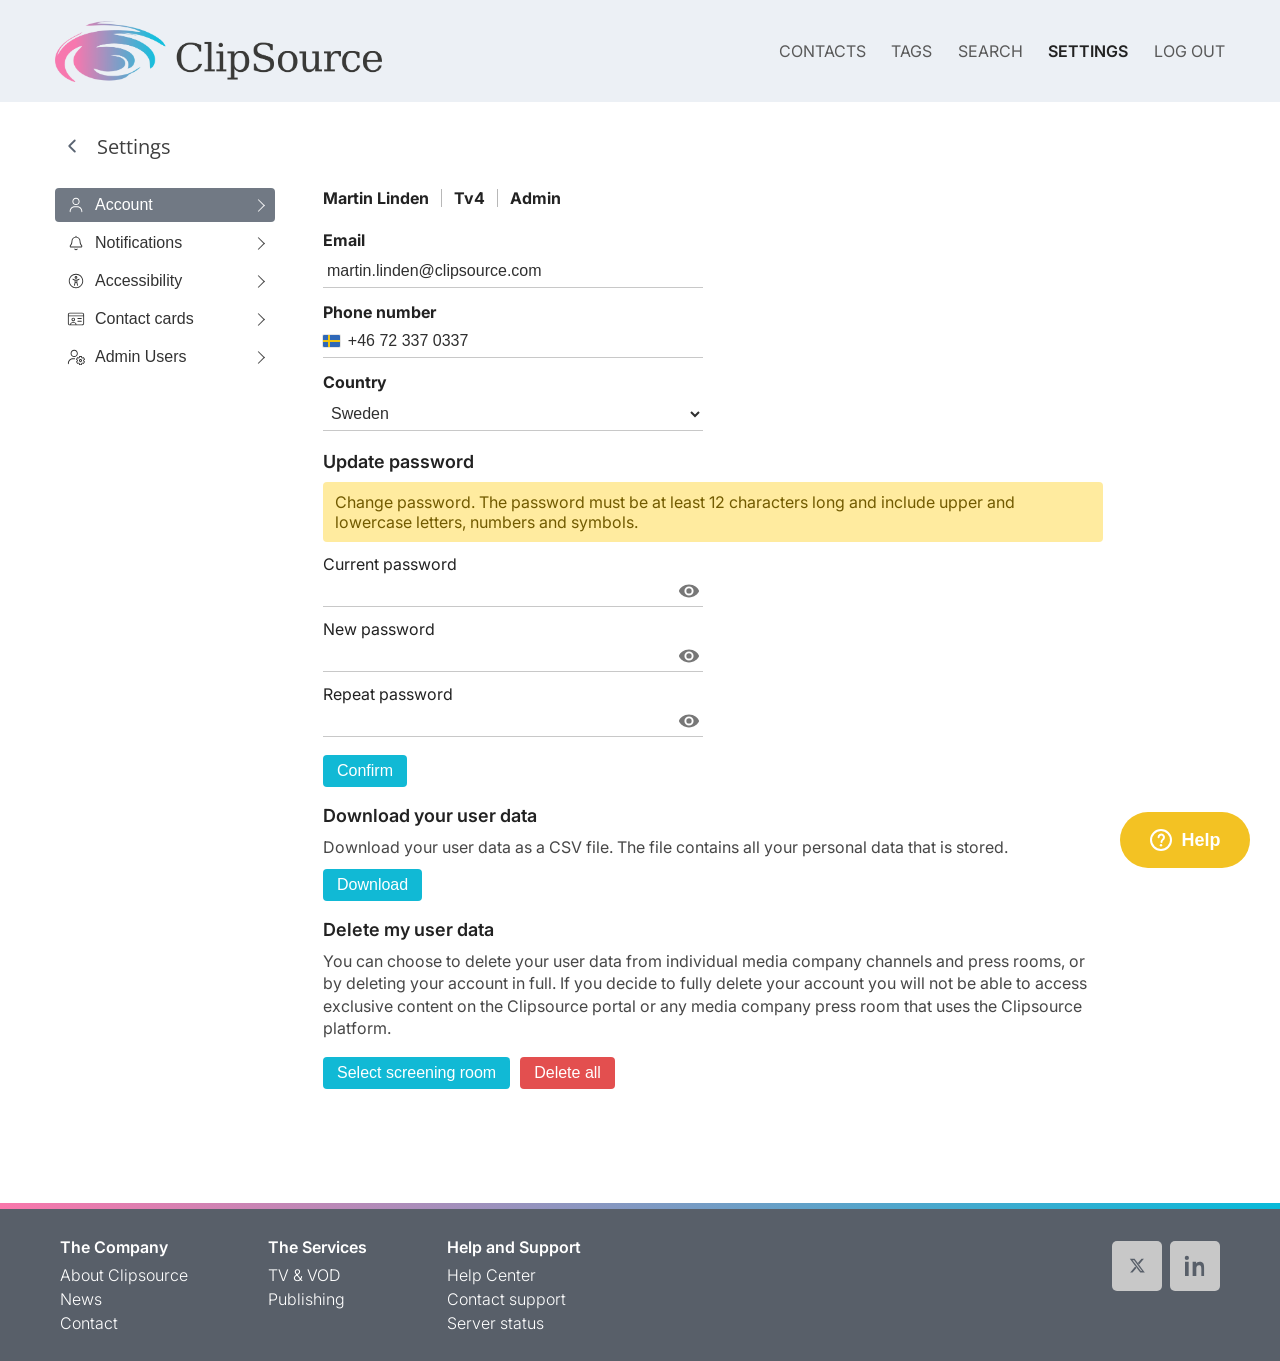
<file: settings.html>
<!DOCTYPE html>
<html lang="en">
<head>
  <meta charset="UTF-8" />
  <meta name="viewport" content="width=device-width, initial-scale=1.0" />
  <title>Settings</title>
  <link rel="preconnect" href="https://fonts.googleapis.com">
  <link rel="preconnect" href="https://fonts.gstatic.com" crossorigin>
  <link href="https://fonts.googleapis.com/css2?family=Inter:wght@300;400;500;600&family=Open+Sans:wght@400;600&display=swap" rel="stylesheet">
  <link rel="stylesheet" href="settings.css" />
  <link rel="stylesheet" href="help-overlay.css" />
  <link rel="stylesheet" href="search.css" />
</head>
<body>
  <div class="dashboard-wrapper">
    <header class="top-nav">
      <div class="nav-logo" onclick="goToHome()">
        <img src="assets/clipsource-logo.png" alt="ClipSource" class="nav-logo-img" />
      </div>
      <nav class="nav-links">
        <span onclick="goToContacts()">CONTACTS</span>
        <span>TAGS</span>
        <span style="margin-left: auto;">SEARCH</span>
        <span class="active">SETTINGS</span>
        <span onclick="logout()">LOG OUT</span>
      </nav>
    </header>

    <main class="settings-page">
      <div class="settings-title-row">
        <button class="back-to-screening" type="button" onclick="goToHome()" aria-label="Back to screening room">
          <svg viewBox="0 0 24 24" aria-hidden="true">
            <path d="M15.7 5.3a1 1 0 0 1 0 1.4L10.4 12l5.3 5.3a1 1 0 1 1-1.4 1.4l-6-6a1 1 0 0 1 0-1.4l6-6a1 1 0 0 1 1.4 0Z"/>
          </svg>
        </button>
        <h1 class="settings-title">Settings</h1>
      </div>

      <div class="settings-layout">
        <aside class="settings-menu" aria-label="Settings sections">
          <button class="menu-item active" data-tab="account">
            <svg class="menu-item-icon" viewBox="0 0 640 640" aria-hidden="true">
              <path d="M224 192C224 139 267 96 320 96C373 96 416 139 416 192C416 245 373 288 320 288C267 288 224 245 224 192zM448 192C448 121.3 390.7 64 320 64C249.3 64 192 121.3 192 192C192 262.7 249.3 320 320 320C390.7 320 448 262.7 448 192zM128 544C128 464.5 192.5 400 272 400L368 400C447.5 400 512 464.5 512 544L512 560C512 568.8 519.2 576 528 576C536.8 576 544 568.8 544 560L544 544C544 446.8 465.2 368 368 368L272 368C174.8 368 96 446.8 96 544L96 560C96 568.8 103.2 576 112 576C120.8 576 128 568.8 128 560L128 544z"/>
            </svg>
            <span>Account</span>
          </button>
          <button class="menu-item" data-tab="notifications">
            <svg class="menu-item-icon" viewBox="0 0 640 640" aria-hidden="true">
              <path d="M320 64C311.2 64 304 71.2 304 80L304 96.8C223.1 104.8 160 173 160 256L160 266.3C160 311.4 144.6 355.2 116.5 390.4L106.4 403C99.7 411.4 96 421.9 96 432.6C96 458.8 117.2 480 143.4 480L496.6 480C522.8 480 544 458.8 544 432.6C544 421.8 540.3 411.4 533.6 403L523.5 390.4C495.3 355.2 480 311.4 480 266.3L480 256C480 173 416.9 104.8 336 96.8L336 80C336 71.2 328.8 64 320 64zM320 128C390.7 128 448 185.3 448 256L448 266.3C448 318.7 465.8 369.5 498.6 410.4L508.6 423C510.8 425.7 512 429.1 512 432.6C512 441.1 505.1 448 496.6 448L143.4 448C134.9 448 128 441.1 128 432.6C128 429.1 129.2 425.7 131.4 423L141.5 410.4C174.2 369.5 192 318.7 192 266.3L192 256C192 185.3 249.3 128 320 128zM252.1 528C262 556 288.7 576 320 576C351.3 576 378 556 387.9 528L352 528C344.7 537.7 333.1 544 320 544C306.9 544 295.3 537.7 288 528L252.1 528z"/>
            </svg>
            <span>Notifications</span>
          </button>
          <button class="menu-item" data-tab="accessibility">
            <svg class="menu-item-icon menu-item-icon-accessibility" viewBox="0 0 640 640" aria-hidden="true">
              <path d="M320 96C443.7 96 544 196.3 544 320C544 443.7 443.7 544 320 544C196.3 544 96 443.7 96 320C96 196.3 196.3 96 320 96zM320 576C461.4 576 576 461.4 576 320C576 178.6 461.4 64 320 64C178.6 64 64 178.6 64 320C64 461.4 178.6 576 320 576zM304 192C304 183.2 311.2 176 320 176C328.8 176 336 183.2 336 192C336 200.8 328.8 208 320 208C311.2 208 304 200.8 304 192zM368 192C368 165.5 346.5 144 320 144C293.5 144 272 165.5 272 192C272 218.5 293.5 240 320 240C346.5 240 368 218.5 368 192zM193.7 248.8C189.7 256.7 193 266.3 200.9 270.3L222 280.8C238 288.8 254.8 294.8 272.1 298.6L272.1 373.9L248.6 468C246.5 476.6 251.7 485.3 260.2 487.4C268.7 489.5 277.5 484.3 279.6 475.8L300.6 391.9L339.6 391.9L360.6 475.8C362.7 484.4 371.4 489.6 380 487.4C388.6 485.2 393.8 476.6 391.6 468L368 374L368 298.7C385.3 294.8 402.1 288.8 418.1 280.9L439.2 270.4C447.1 266.4 450.3 256.8 446.4 248.9C442.5 241 432.8 237.8 424.9 241.7L403.8 252.2C377.8 265.2 349.1 272 320 272C290.9 272 262.2 265.2 236.2 252.2L215.1 241.7C207.2 237.7 197.6 241 193.6 248.9zM304 303.4C314.6 304.2 325.4 304.2 336 303.4L336 360L304 360L304 303.4z"/>
            </svg>
            <span>Accessibility</span>
          </button>
          <button class="menu-item" data-tab="contact">
            <svg class="menu-item-icon" viewBox="0 0 640 640" aria-hidden="true">
              <path d="M96 128C78.3 128 64 142.3 64 160L64 192L576 192L576 160C576 142.3 561.7 128 544 128L96 128zM32 208L32 160C32 124.7 60.7 96 96 96L544 96C579.3 96 608 124.7 608 160L608 480C608 515.3 579.3 544 544 544L96 544C60.7 544 32 515.3 32 480L32 208zM576 224L64 224L64 480C64 497.7 78.3 512 96 512L112 512C112 467.8 147.8 432 192 432L256 432C300.2 432 336 467.8 336 512L544 512C561.7 512 576 497.7 576 480L576 224zM304 512C304 485.5 282.5 464 256 464L192 464C165.5 464 144 485.5 144 512L304 512zM224 368C241.7 368 256 353.7 256 336C256 318.3 241.7 304 224 304C206.3 304 192 318.3 192 336C192 353.7 206.3 368 224 368zM224 272C259.3 272 288 300.7 288 336C288 371.3 259.3 400 224 400C188.7 400 160 371.3 160 336C160 300.7 188.7 272 224 272zM368 304C368 295.2 375.2 288 384 288L512 288C520.8 288 528 295.2 528 304C528 312.8 520.8 320 512 320L384 320C375.2 320 368 312.8 368 304zM368 400C368 391.2 375.2 384 384 384L512 384C520.8 384 528 391.2 528 400C528 408.8 520.8 416 512 416L384 416C375.2 416 368 408.8 368 400z"/>
            </svg>
            <span>Contact cards</span>
          </button>
          <button class="menu-item" data-tab="admins">
            <svg class="menu-item-icon" viewBox="0 0 640 640" aria-hidden="true">
              <path d="M160.4 192C160.4 139 203.4 96 256.4 96C309.4 96 352.4 139 352.4 192C352.4 245 309.4 288 256.4 288C203.4 288 160.4 245 160.4 192zM384.4 192C384.4 121.3 327.1 64 256.4 64C185.7 64 128.4 121.3 128.4 192C128.4 262.7 185.7 320 256.4 320C327.1 320 384.4 262.7 384.4 192zM64.4 544C64.4 464.5 128.9 400 208.4 400L280.5 400C280.4 389.2 282.7 378.3 287.6 368L208.4 368C111.2 368 32.4 446.8 32.4 544L32.4 560C32.4 568.8 39.6 576 48.4 576C57.2 576 64.4 568.8 64.4 560L64.4 544zM456.6 319.6L504.6 319.6L504.6 330.2C504.6 346.8 513.9 360.6 526.5 367.9C539.2 375.3 555.9 376.4 570.2 368.1L579.4 362.8L603.4 404.4L594.1 409.8C579.8 418.1 572.4 433 572.4 447.6C572.4 462.2 579.8 477.2 594.1 485.4L603.4 490.8L579.4 532.4L570.2 527.1C555.9 518.8 539.2 519.9 526.5 527.3C513.9 534.6 504.6 548.4 504.6 565L504.6 575.6L456.6 575.6L456.6 565.2C456.6 548.5 447.2 534.6 434.5 527.3C421.8 520 405.1 518.8 390.7 527.1L381.7 532.3L357.7 490.7L366.6 485.6C381 477.3 388.4 462.2 388.4 447.5C388.4 432.8 381 417.7 366.6 409.4L357.7 404.3L381.7 362.7L390.7 367.9C405.1 376.2 421.8 375.1 434.5 367.7C447.2 360.4 456.6 346.5 456.6 329.8L456.6 319.4zM448.6 287.6C435.3 287.6 424.6 298.3 424.6 311.6L424.6 330C424.6 334.2 422.2 338 418.5 340.2C414.8 342.4 410.3 342.5 406.7 340.4L390.8 331.2C379.3 324.6 364.6 328.5 358 340L326 395.4C319.4 406.9 323.3 421.6 334.8 428.2L350.6 437.3C354.3 439.4 356.4 443.4 356.4 447.7C356.4 452 354.3 455.9 350.6 458.1L334.8 467.2C323.3 473.8 319.4 488.5 326 500L358 555.4C364.6 566.9 379.3 570.8 390.8 564.2L406.7 555C410.4 552.9 414.9 553 418.5 555.2C422.1 557.4 424.6 561.1 424.6 565.4L424.6 583.8C424.6 597.1 435.3 607.8 448.6 607.8L512.6 607.8C525.9 607.8 536.6 597.1 536.6 583.8L536.6 565.2C536.6 561 539 557.3 542.6 555.2C546.2 553.1 550.7 552.9 554.3 555L570.4 564.3C581.9 570.9 596.6 567 603.2 555.5L635.2 500.1C641.8 488.6 637.9 473.9 626.4 467.3L610.1 457.9C606.5 455.8 604.4 451.9 604.4 447.8C604.4 443.7 606.5 439.8 610.1 437.7L626.4 428.3C637.9 421.7 641.8 407 635.2 395.5L603.2 340.1C596.6 328.6 581.9 324.7 570.4 331.3L554.3 340.6C550.7 342.7 546.2 342.5 542.6 340.4C539 338.3 536.6 334.5 536.6 330.4L536.6 311.8C536.6 298.5 525.9 287.8 512.6 287.8L448.6 287.8zM536.4 447.8C536.4 416.9 511.3 391.8 480.4 391.8C449.5 391.8 424.4 416.9 424.4 447.8C424.4 478.7 449.5 503.8 480.4 503.8C511.3 503.8 536.4 478.7 536.4 447.8zM480.4 423.8C493.7 423.8 504.4 434.5 504.4 447.8C504.4 461.1 493.7 471.8 480.4 471.8C467.1 471.8 456.4 461.1 456.4 447.8C456.4 434.5 467.1 423.8 480.4 423.8z"/>
            </svg>
            <span>Admin Users</span>
          </button>
        </aside>

        <section class="settings-content">
          <div class="tab-pane active" id="tab-account">
            <div class="profile-row">
              <strong>Martin Linden</strong>
              <span class="divider"></span>
              <span class="profile-company">Tv4</span>
              <span class="divider"></span>
              <strong>Admin</strong>
            </div>

            <div class="data-grid">
              <div class="editable-field">
                <h3>Email</h3>
                <input id="emailInput" type="email" value="martin.linden@clipsource.com" aria-label="Edit email" />
              </div>
              <div class="editable-field">
                <h3>Phone number</h3>
                <div class="phone-input-wrap">
                  <span id="phoneFlag" class="flag-indicator flag-se" aria-hidden="true"></span>
                  <input id="phoneInput" type="tel" value="+46 72 337 0337" aria-label="Edit phone number" />
                </div>
              </div>
              <div class="editable-field">
                <h3>Country</h3>
                <select id="countrySelect" aria-label="Edit country">
                  <option value="se" selected>Sweden</option>
                  <option value="no">Norway</option>
                  <option value="dk">Denmark</option>
                  <option value="fi">Finland</option>
                </select>
              </div>
            </div>

            <div class="account-block">
              <h2>Update password</h2>
              <p class="notice">Change password. The password must be at least 12 characters long and include upper and lowercase letters, numbers and symbols.</p>

              <label for="currentPassword">Current password</label>
              <div class="password-input-wrap">
                <input id="currentPassword" type="password" />
                <button
                  class="toggle-password"
                  type="button"
                  data-target="currentPassword"
                  aria-label="Show current password"
                >
                  <svg viewBox="0 0 24 24" aria-hidden="true">
                    <path d="M12 5C6.5 5 2.1 8.6 1 12c1.1 3.4 5.5 7 11 7s9.9-3.6 11-7c-1.1-3.4-5.5-7-11-7Zm0 12a5 5 0 1 1 0-10 5 5 0 0 1 0 10Zm0-2.2A2.8 2.8 0 1 0 12 9a2.8 2.8 0 0 0 0 5.8Z"/>
                  </svg>
                </button>
              </div>

              <label for="newPassword">New password</label>
              <div class="password-input-wrap">
                <input id="newPassword" type="password" />
                <button
                  class="toggle-password"
                  type="button"
                  data-target="newPassword"
                  aria-label="Show new password"
                >
                  <svg viewBox="0 0 24 24" aria-hidden="true">
                    <path d="M12 5C6.5 5 2.1 8.6 1 12c1.1 3.4 5.5 7 11 7s9.9-3.6 11-7c-1.1-3.4-5.5-7-11-7Zm0 12a5 5 0 1 1 0-10 5 5 0 0 1 0 10Zm0-2.2A2.8 2.8 0 1 0 12 9a2.8 2.8 0 0 0 0 5.8Z"/>
                  </svg>
                </button>
              </div>

              <label for="repeatPassword">Repeat password</label>
              <div class="password-input-wrap">
                <input id="repeatPassword" type="password" />
                <button
                  class="toggle-password"
                  type="button"
                  data-target="repeatPassword"
                  aria-label="Show repeat password"
                >
                  <svg viewBox="0 0 24 24" aria-hidden="true">
                    <path d="M12 5C6.5 5 2.1 8.6 1 12c1.1 3.4 5.5 7 11 7s9.9-3.6 11-7c-1.1-3.4-5.5-7-11-7Zm0 12a5 5 0 1 1 0-10 5 5 0 0 1 0 10Zm0-2.2A2.8 2.8 0 1 0 12 9a2.8 2.8 0 0 0 0 5.8Z"/>
                  </svg>
                </button>
              </div>

              <div class="button-row">
                <button class="btn btn-primary" id="confirmBtn">Confirm</button>
              </div>
              <p id="passwordFeedback" class="password-feedback" aria-live="polite"></p>
            </div>

            <div class="account-block">
              <h2>Download your user data</h2>
              <p class="subtext">Download your user data as a CSV file. The file contains all your personal data that is stored.</p>
              <button class="btn btn-primary" type="button">Download</button>
            </div>

            <div class="account-block">
              <h2>Delete my user data</h2>
              <p class="subtext">You can choose to delete your user data from individual media company channels and press rooms, or by deleting your account in full. If you decide to fully delete your account you will not be able to access exclusive content on the Clipsource portal or any media company press room that uses the Clipsource platform.</p>
              <div class="button-row">
                <button class="btn btn-primary" type="button">Select screening room</button>
                <button class="btn btn-danger" type="button">Delete all</button>
              </div>
            </div>
          </div>

          <div class="tab-pane" id="tab-notifications">
            <p class="intro">Select how you want to be notified about new videos in your feed. Choose Email if you want to receive new notifications by email. Select Site notification if you want to receive your notifications in your personal inbox here on your Clipsource account. You can choose one or both methods.</p>
            <div class="toggle-row">
              <span>Site notifications</span>
              <label><input type="radio" name="siteNoti" checked /> On</label>
              <label><input type="radio" name="siteNoti" /> Off</label>
            </div>
            <div class="toggle-row">
              <span>Email notifications</span>
              <label><input type="radio" name="emailNoti" checked /> On</label>
              <label><input type="radio" name="emailNoti" /> Off</label>
            </div>
          </div>

          <div class="tab-pane" id="tab-accessibility">
            <h2>Accessibility</h2>
            <p class="intro">Customize readability and assistive behavior for your account.</p>

            <div class="a11y-section">
              <h3>Text size</h3>
              <div class="toggle-row wrap">
                <span>UI text scale</span>
                <label><input type="radio" name="a11yTextSize" value="small" /> Small</label>
                <label><input type="radio" name="a11yTextSize" value="default" checked /> Default</label>
                <label><input type="radio" name="a11yTextSize" value="large" /> Large</label>
              </div>
            </div>

            <div class="a11y-section">
              <h3>Visual support</h3>
              <div class="toggle-row">
                <span>High contrast mode</span>
                <label><input type="radio" name="a11yContrast" value="on" /> On</label>
                <label><input type="radio" name="a11yContrast" value="off" checked /> Off</label>
              </div>
            </div>

          </div>

          <div class="tab-pane" id="tab-contact">
            <div id="contactCardsListPage" class="cc-page cc-page-active">
              <div class="contact-cards-head">
                <h2>Contact cards</h2>
              </div>

              <div id="contactCardsList" class="contact-cards-list" aria-live="polite"></div>

              <div class="button-row">
                <button id="openCreateContactCardBtn" type="button" class="btn btn-primary">Create contact card</button>
              </div>
            </div>

            <div id="contactCardsFormPage" class="cc-page">
              <div class="contact-cards-head cc-form-head">
                <button id="backToContactCardsBtn" type="button" class="back-to-screening" aria-label="Back to contact cards">
                  <svg viewBox="0 0 24 24" aria-hidden="true">
                    <path d="M15.7 5.3a1 1 0 0 1 0 1.4L10.4 12l5.3 5.3a1 1 0 1 1-1.4 1.4l-6-6a1 1 0 0 1 0-1.4l6-6a1 1 0 0 1 1.4 0Z"/>
                  </svg>
                </button>
                <h2 id="ccFormTitle">Create contact card</h2>
              </div>

              <form id="contactCardForm" class="contact-card-form" novalidate>
              <label for="ccLinkUser">Link to user</label>
              <input id="ccLinkUser" type="text" class="cc-input" placeholder="Search admin user..." />

              <div class="cc-separator"></div>

              <label for="ccName">Name</label>
              <input id="ccName" type="text" class="cc-input" />

              <label for="ccDescription">Description</label>
              <textarea id="ccDescription" class="cc-input cc-textarea"></textarea>

              <div class="cc-section-row">
                <div>
                  <p class="cc-section-title">Section</p>
                  <label class="cc-radio-label"><input type="radio" name="ccSection" value="Main contact" checked /> Main contact</label>
                  <label class="cc-radio-label"><input type="radio" name="ccSection" value="Ledningsgrupp" /> Ledningsgrupp</label>
                </div>
                <button id="ccCreateSectionBtn" type="button" class="btn btn-primary cc-create-section-btn">Create section</button>
              </div>

              <div class="cc-two-col">
                <div>
                  <label for="ccUrlText">URL text</label>
                  <input id="ccUrlText" type="text" class="cc-input" />
                </div>
                <div>
                  <label for="ccUrl">URL</label>
                  <input id="ccUrl" type="text" class="cc-input" />
                </div>
              </div>

              <label for="ccRole">Role</label>
              <input id="ccRole" type="text" class="cc-input" />

              <label for="ccEmail">Email</label>
              <input id="ccEmail" type="email" class="cc-input" />

              <div class="cc-two-col">
                <div>
                  <label for="ccTelephone">Telephone number</label>
                  <input id="ccTelephone" type="text" class="cc-input" />
                </div>
                <div>
                  <label for="ccMobile">Mobile</label>
                  <input id="ccMobile" type="text" class="cc-input" />
                </div>
              </div>

              <label for="ccTwitter">Twitter</label>
              <input id="ccTwitter" type="text" class="cc-input" />

              <label for="ccFacebook">Facebook</label>
              <input id="ccFacebook" type="text" class="cc-input" />

              <label for="ccInstagram">Instagram</label>
              <input id="ccInstagram" type="text" class="cc-input" />

              <label for="ccLinkedIn">LinkedIn</label>
              <input id="ccLinkedIn" type="text" class="cc-input" />

              <label for="ccTikTok">TikTok</label>
              <input id="ccTikTok" type="text" class="cc-input" />

              <div class="cc-settings-box">
                <h3>Settings</h3>
                <label class="cc-switch-row">
                  <span>Show telephone numbers in public view</span>
                  <input id="ccShowPhone" type="checkbox" class="cc-switch-input" />
                  <span class="cc-switch" aria-hidden="true"></span>
                </label>
                <label class="cc-switch-row">
                  <span>Include contact card image in emails</span>
                  <input id="ccIncludeImage" type="checkbox" class="cc-switch-input" checked />
                  <span class="cc-switch" aria-hidden="true"></span>
                </label>
              </div>

              <div class="button-row">
                <button id="ccSubmitBtn" type="submit" class="btn btn-primary">Create contact card</button>
              </div>
              </form>
            </div>
          </div>

          <div class="tab-pane" id="tab-admins">
            <p class="intro">Admin user management will be added here.</p>
          </div>
        </section>
      </div>
    </main>

    <button id="helpBtn" class="help-btn">
      <svg class="help-icon" viewBox="0 0 24 24" aria-hidden="true">
        <circle cx="12" cy="12" r="10" fill="none" stroke="currentColor" stroke-width="2"/>
        <path d="M9.6 9.3a2.7 2.7 0 1 1 4.8 1.7c-.9 1-1.9 1.5-1.9 3" fill="none" stroke="currentColor" stroke-width="2" stroke-linecap="round"/>
        <circle cx="12" cy="17.2" r="1.2" fill="currentColor"/>
      </svg>
      <span>Help</span>
    </button>

    <footer id="pageFooter" class="page-footer">
      <div class="gradient-bar"></div>
      <div class="footer-dark">
        <div class="footer-cols">
          <div class="footer-col">
            <span class="footer-col-head">The Company</span>
            <a href="#">About Clipsource</a>
            <a href="#">News</a>
            <a href="#">Contact</a>
          </div>
          <div class="footer-col">
            <span class="footer-col-head">The Services</span>
            <a href="#">TV &amp; VOD</a>
            <a href="#">Publishing</a>
          </div>
          <div class="footer-col">
            <span class="footer-col-head">Help and Support</span>
            <a href="#">Help Center</a>
            <a href="#">Contact support</a>
            <a href="#">Server status</a>
          </div>
        </div>
        <div class="footer-social">
          <div class="social-btn" aria-label="X">
            <svg viewBox="0 0 50 50" aria-hidden="true">
              <path d="M13 13L30.5 36H38L21 13H13Z" fill="currentColor"/>
              <path d="M31.5 33.5L17.5 15.5H20L33.5 33.5H31.5Z" fill="#c8c8c8"/>
              <path d="M28.5 22.5L36.5 13H32.5L26.5 20L28.5 22.5ZM13.5 36L22 26L24 28.5L17.5 36H13.5Z" fill="currentColor"/>
            </svg>
          </div>
          <div class="social-btn" aria-label="LinkedIn">
            <svg viewBox="0 0 24 24" aria-hidden="true">
              <path fill="currentColor" d="M6.94 8.5H4V20h2.94zM5.47 7.2a1.7 1.7 0 1 0 0-3.4 1.7 1.7 0 0 0 0 3.4zM20 20h-2.93v-5.6c0-1.34-.03-3.06-1.86-3.06-1.86 0-2.15 1.45-2.15 2.96V20H10.1V8.5h2.81v1.57h.04c.39-.74 1.35-1.52 2.79-1.52 2.98 0 3.53 1.96 3.53 4.51V20z"/>
            </svg>
          </div>
        </div>
      </div>
    </footer>
  </div>

  <div id="toast" class="toast" aria-live="polite"></div>

  <script src="accessibility.js"></script>
  <script src="help-overlay.js"></script>
  <script src="search.js"></script>
  <script src="settings.js"></script>
</body>
</html>
</file>
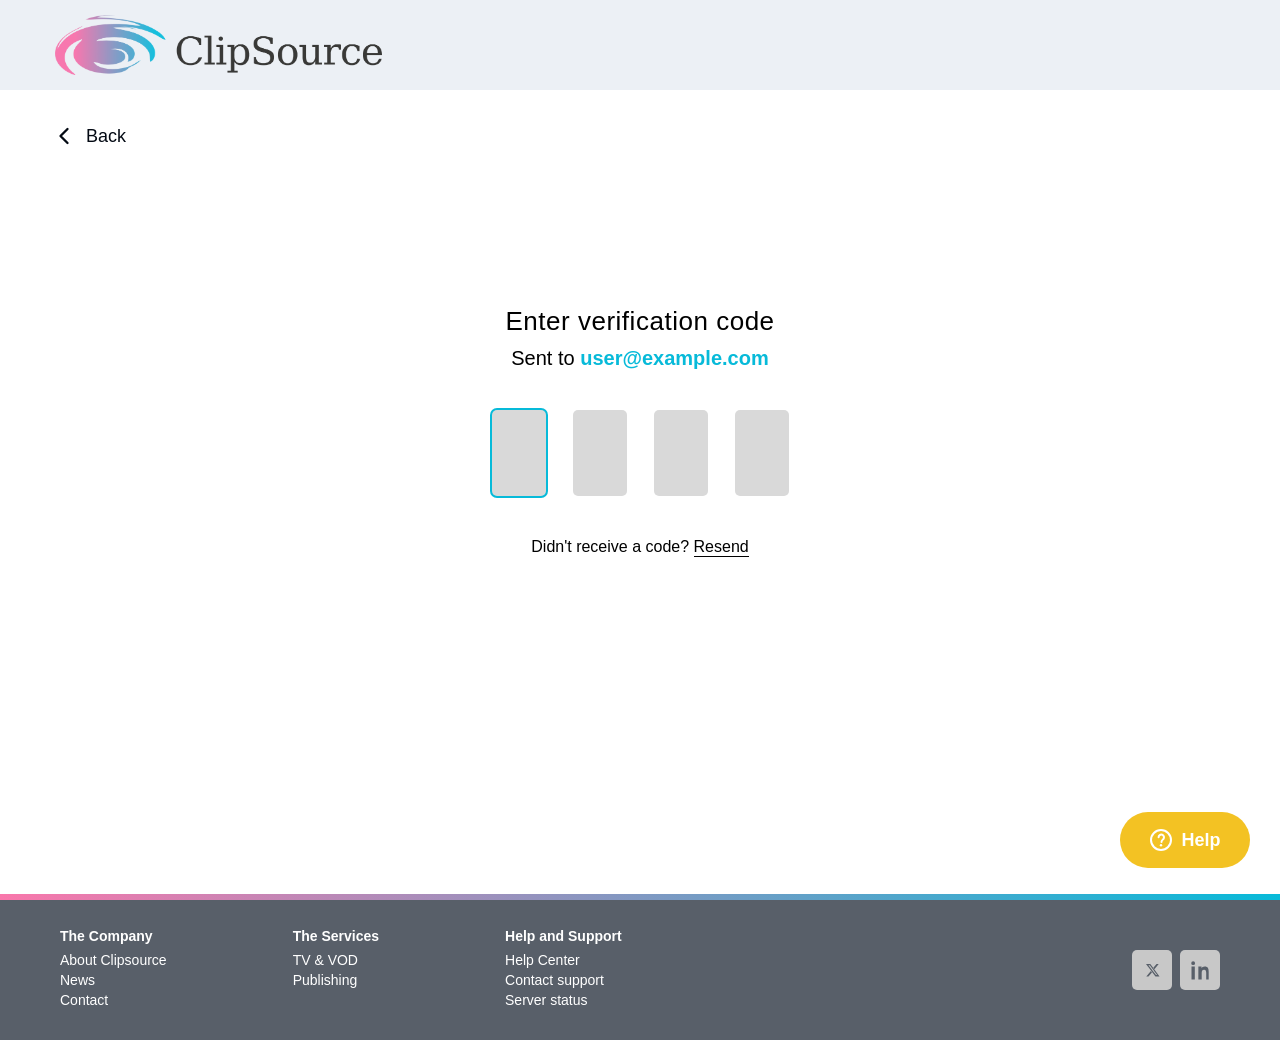
<file: verification.html>
<!DOCTYPE html>
<html lang="en">
<head>
  <meta charset="UTF-8" />
  <meta name="viewport" content="width=device-width, initial-scale=1.0" />
  <title>Email Verification (Static)</title>
  <link rel="stylesheet" href="verification.css" />
  <link rel="stylesheet" href="help-overlay.css" />
</head>
<body>
  <button id="backBtn" class="back-btn" aria-label="Back to login">
    <svg class="back-arrow" viewBox="0 0 24 24" aria-hidden="true">
      <path d="M15 18l-6-6 6-6" stroke="currentColor" stroke-width="2" stroke-linecap="round" stroke-linejoin="round" fill="none"/>
    </svg>
    <span class="back-text">Back</span>
  </button>
  <div class="app-shell">
    <header class="top-header">
      <div class="logo-wrap">
        <img src="assets/clipsource-logo.png" alt="ClipSource" class="logo-img" />
      </div>
    </header>

    <main class="main-content">
      <h1 class="page-title">Enter verification code</h1>
      <p class="verification-subtitle">
        Sent to <span class="email-highlight">user@example.com</span>
      </p>
      
      <form id="verificationForm" class="verification-form" novalidate>
        <div class="otp-grid">
          <input 
            type="text" 
            maxlength="1" 
            inputmode="numeric" 
            pattern="[0-9]*" 
            class="otp-input" 
            aria-label="Digit 1"
            tabindex="0"
          />
          <input 
            type="text" 
            maxlength="1" 
            inputmode="numeric" 
            pattern="[0-9]*" 
            class="otp-input" 
            aria-label="Digit 2"
            tabindex="-1"
          />
          <input 
            type="text" 
            maxlength="1" 
            inputmode="numeric" 
            pattern="[0-9]*" 
            class="otp-input" 
            aria-label="Digit 3"
            tabindex="-1"
          />
          <input 
            type="text" 
            maxlength="1" 
            inputmode="numeric" 
            pattern="[0-9]*" 
            class="otp-input" 
            aria-label="Digit 4"
            tabindex="-1"
          />
        </div>
      </form>
      <p class="resend-text">Didn't receive a code? <button id="resendBtn" type="button" class="resend-link">Resend</button></p>
    </main>

    <button id="helpBtn" class="help-btn">
      <svg class="help-icon" viewBox="0 0 24 24" aria-hidden="true">
        <circle cx="12" cy="12" r="10" fill="none" stroke="currentColor" stroke-width="2"/>
        <path d="M9.6 9.3a2.7 2.7 0 1 1 4.8 1.7c-.9 1-1.9 1.5-1.9 3" fill="none" stroke="currentColor" stroke-width="2" stroke-linecap="round"/>
        <circle cx="12" cy="17.2" r="1.2" fill="currentColor"/>
      </svg>
      <span>Help</span>
    </button>

    <footer class="page-footer">
      <div class="gradient-bar"></div>
      <div class="footer-content">
        <div class="footer-links">
          <div>
            <p>The Company</p>
            <a href="#">About Clipsource</a>
            <a href="#">News</a>
            <a href="#">Contact</a>
          </div>
          <div>
            <p>The Services</p>
            <a href="#">TV &amp; VOD</a>
            <a href="#">Publishing</a>
          </div>
          <div>
            <p>Help and Support</p>
            <a href="#">Help Center</a>
            <a href="#">Contact support</a>
            <a href="#">Server status</a>
          </div>
        </div>
        <div class="footer-icons">
          <div class="icon-btn" aria-label="X">
            <svg viewBox="0 0 50 50" aria-hidden="true">
              <path d="M13 13L30.5 36H38L21 13H13Z" fill="currentColor"/>
              <path d="M31.5 33.5L17.5 15.5H20L33.5 33.5H31.5Z" fill="#c8c8c8"/>
              <path d="M28.5 22.5L36.5 13H32.5L26.5 20L28.5 22.5ZM13.5 36L22 26L24 28.5L17.5 36H13.5Z" fill="currentColor"/>
            </svg>
          </div>
          <div class="icon-btn" aria-label="LinkedIn">
            <svg viewBox="0 0 24 24" aria-hidden="true">
              <path fill="currentColor" d="M6.94 8.5H4V20h2.94zM5.47 7.2a1.7 1.7 0 1 0 0-3.4 1.7 1.7 0 0 0 0 3.4zM20 20h-2.93v-5.6c0-1.34-.03-3.06-1.86-3.06-1.86 0-2.15 1.45-2.15 2.96V20H10.1V8.5h2.81v1.57h.04c.39-.74 1.35-1.52 2.79-1.52 2.98 0 3.53 1.96 3.53 4.51V20z"/>
            </svg>
          </div>
        </div>
      </div>
    </footer>
  </div>

  <div id="toast" class="toast" aria-live="polite"></div>
  <script src="accessibility.js"></script>
  <script src="help-overlay.js"></script>
  <script src="verification.js"></script>
</body>
</html>
</file>
<file: styles.css>
:root {
  --bg: #ecf0f5;
  --panel: #ffffff;
  --text: #091822;
  --muted: #566173;
  --border: #979797;
  --active: #07bad9;
  --disabled: #979797;
  --help: #f8cc35;
}

* { box-sizing: border-box; }
body {
  margin: 0;
  min-height: 100vh;
  background: #ffffff;
  font-family: 'Open Sans', sans-serif;
  font-size: var(--base-font-size);
  color: var(--text);
}

body.a11y-dyslexia,
body.a11y-dyslexia input,
body.a11y-dyslexia button,
body.a11y-dyslexia span,
body.a11y-dyslexia p,
body.a11y-dyslexia a,
body.a11y-dyslexia h1,
body.a11y-dyslexia h2,
body.a11y-dyslexia h3,
body.a11y-dyslexia label {
  font-family: Verdana, Tahoma, sans-serif !important;
  letter-spacing: 0.01em;
}

body.a11y-high-contrast .top-header {
  background: #dfe6ef;
}

body.a11y-high-contrast .btn {
  background: #0a6ea0;
}

body.a11y-color-blind .btn {
  background: #005a9c;
}

body.a11y-color-blind .gradient-bar {
  background: linear-gradient(to right, #2f7fdf, #00a88f);
}

body.a11y-keyboard-helper *:focus-visible {
  outline: 2px solid #02c0dc;
  outline-offset: 2px;
}
.app-shell { display: flex; flex-direction: column; min-height: 100vh; background: #ffffff; }
.top-header { background: #ECF0F5; height: 90px; display: flex; align-items: center; padding: 0 55px; }
.logo-wrap { display: flex; align-items: center; gap: 12px; }
.logo-img { height: 61px; width: auto; object-fit: contain; }
.logo-mark { width: 44px; height: 44px; display: grid; place-items: center; background: #07bad9; color: #fff; font-weight: 700; border-radius: 8px; }
.logo-text { font-size: 22px; font-weight: 700; color: #030913; }
.main-content { flex: 1; display: flex; flex-direction: column; justify-content: center; align-items: center; padding: 0 16px 20px; min-height: calc(100vh - 96px); transform: translateY(-43px); }
.page-title { margin: 0 0 65px; font-size: 26px; font-family: 'Open Sans', sans-serif; font-weight: 400; letter-spacing: 0.02em; color: #0f172a; }
.login-form { width: 291px; display: flex; flex-direction: column; gap: 22px; }
.field { display: flex; flex-direction: column; gap: 7px; }
.field label { font-size: 16px; color: #0d1b38; }
.input-group { position: relative; }
.field input { width: 100%; border: 0; border-bottom: 1px solid var(--border); padding: 4px 26px 4px 0; font-size: 16px; color: #0f172a; background: #fff; outline: none; cursor: text; }
.field input:focus { border-bottom-color: var(--active); }
.icon-check { position: absolute; right: 0; bottom: 4px; width: 14px; height: 14px; display: inline-flex; align-items: center; justify-content: center; opacity: 0; transform: scale(0.8); transition: opacity .3s ease, transform .3s ease; }
.icon-check.visible { opacity: 1; transform: scale(1); }

.icon-check svg {
  display: block;
  width: 14px;
  height: 14px;
}

.hidden { opacity: 0; pointer-events: none; height: 0; margin: 0; overflow: hidden; transition: opacity 0.5s ease; }
.hidden.visible { opacity: 1; pointer-events: auto; height: auto; }
.button-row { display: flex; justify-content: center; }
.btn { width: 69px; height: 29px; border: none; border-radius: 5px; color: white; font-size: 14px; font-weight: 400; cursor: pointer; background: var(--disabled); transition: background-color .4s ease, transform .15s ease; }
.btn:enabled { background: var(--active); }
.btn:active { transform: translateY(1px); }
.help-btn {
  position: absolute;
  align-self: flex-end;
  margin: 0;
  bottom: 32px;
  right: 30px;
  display: inline-flex;
  align-items: center;
  justify-content: center;
  gap: 8px;
  min-width: 130px;
  height: 56px;
  padding: 0 20px;
  border: 0;
  border-radius: 50px;
  color: #fff;
  background: #f3c223;
  font-size: 18px;
  font-weight: 600;
  cursor: pointer;
  z-index: 100;
  pointer-events: auto;
}
.help-btn:hover { filter: brightness(0.94); }

.help-icon {
  width: 24px;
  height: 24px;
  flex-shrink: 0;
  display: block;
}
.page-footer { margin-top: 0; }
.gradient-bar { height: 6px; background: linear-gradient(to right, #F977AB, #07BAD9); }
.footer-content { background: #585f69; color: white; padding: 28px 60px; display: flex; justify-content: space-between; gap: 64px; }
.footer-links { display: flex; gap: 126px; }
.footer-links p { margin: 0 0 8px; font-size: 14px; font-weight: 600; }
.footer-links a { color: #fff; text-decoration: none; display: block; margin-bottom: 4px; font-size: 14px; font-weight: 300; }
.footer-icons { display: flex; gap: 8px; align-items: center; }
.icon-btn { width: 40px; height: 40px; border-radius: 5px; background: #c8c8c8; color: #585f69; display: grid; place-items: center; font-weight: 700; cursor: pointer; }
.icon-btn svg {
  width: 27px;
  height: 27px;
  color: #585f69;
  display: block;
}
.toast { position: fixed; left: 50%; bottom: 14px; transform: translateX(-50%) translateY(20px); background: rgba(0,0,0,.75); color: #fff; padding: 8px 14px; border-radius: 8px; opacity: 0; pointer-events: none; transition: opacity .25s ease, transform .25s ease; z-index: 15; }
.toast.show { opacity: 1; transform: translateX(-50%) translateY(0); }
@media (max-width: 680px) {
  .top-header { padding: 0 16px; }
  .main-content { padding: 0 16px 50px; transform: translateY(-24px); }
  .footer-content { padding: 16px; flex-direction: column; align-items: flex-start; gap: 16px; }
  .footer-links { gap: 40px; }
}
</file>
<file: help-overlay.css>
#helpOverlay {
  position: fixed;
  inset: 0;
  z-index: 1400;
  display: block;
  opacity: 0;
  visibility: hidden;
  pointer-events: none;
  background: transparent;
  transition: opacity 0.24s ease, visibility 0.24s ease;
}

#helpOverlay.open {
  opacity: 1;
  visibility: visible;
  pointer-events: auto;
}

.ho-panel {
  position: absolute;
  width: 350px;
  height: 550px;
  background: #fff;
  border-radius: 8px;
  overflow: hidden;
  box-shadow: 0 20px 50px rgba(0, 0, 0, 0.32);
  display: flex;
  flex-direction: column;
  pointer-events: auto;
  opacity: 0;
  transform: translateY(12px) scale(0.97);
  transform-origin: bottom right;
  transition: opacity 0.26s ease, transform 0.26s ease;
}

#helpOverlay.open .ho-panel {
  opacity: 1;
  transform: translateY(0) scale(1);
}

.ho-top {
  background: #F8CC35;
  padding: 20px 16px;
}

.ho-top-row {
  display: flex;
  align-items: center;
  justify-content: center;
  gap: 8px;
}

.ho-close {
  border: 0;
  background: transparent;
  color: #fff;
  font-size: 24px;
  font-weight: 400;
  opacity: 0.95;
  line-height: 1;
  cursor: pointer;
  padding: 0;
  flex-shrink: 0;
  margin-left: 16px;
}

.ho-search {
  border: 1px solid #d9d9d9;
  border-radius: 999px;
  background: #fff;
  display: flex;
  align-items: center;
  gap: 8px;
  padding: 8px 10px;
  flex: 1;
  max-width: 250px;
}

.ho-search input {
  width: 100%;
  border: 0;
  outline: none;
  background: transparent;
  font-family: 'Inter', sans-serif;
  font-size: 16px;
  color: #444;
  padding-left: 5px;
}

.ho-search input::placeholder {
  color: #8f8f8f;
}

.ho-search svg {
  width: 20px;
  height: 20px;
  color: #8f8f8f;
  flex-shrink: 0;
}

.ho-body {
  padding: 14px;
  overflow: auto;
}

.ho-tip {
  background: #FFF0BB;
  border-radius: 6px;
  padding: 14px;
  width: calc(100% - 20px);
  margin: 0 auto;
}

.ho-tip h3 {
  margin: 0;
  font-family: 'Inter', sans-serif;
  font-size: 18px;
  color: #7B610B;
}

.ho-tip p {
  margin: 10px 0 0;
  font-family: 'Inter', sans-serif;
  font-size: 16px;
  font-weight: 300;
  line-height: 1.35;
  color: #393d46;
}

.ho-tip-footer {
  margin-top: 10px;
  display: flex;
  align-items: center;
  justify-content: space-between;
}

.ho-step {
  font-family: 'Inter', sans-serif;
  font-size: 16px;
  color: #7B610B;
}

.ho-next {
  border: 0;
  background: transparent;
  color: #7B610B;
  width: 28px;
  height: 28px;
  line-height: 1;
  cursor: pointer;
  padding: 0;
  display: inline-flex;
  align-items: center;
  justify-content: center;
}

.ho-next svg {
  width: 18px;
  height: 18px;
  display: block;
}

.ho-next.is-learn-more {
  width: auto;
  height: auto;
  color: #7B610B;
  font-family: 'Inter', sans-serif;
  font-size: 16px;
  font-weight: 500;
}

.ho-suggestions {
  margin-top: 18px;
  width: calc(100% - 20px);
  margin-left: auto;
  margin-right: auto;
}

.ho-suggestions h4 {
  margin: 0 0 10px;
  font-family: 'Inter', sans-serif;
  font-size: 20px;
  color: #000;
}

.ho-suggestions ol {
  margin: 0;
  padding-left: 32px;
  display: flex;
  flex-direction: column;
  gap: 10px;
}

.ho-suggestions li {
  font-family: 'Inter', sans-serif;
  font-size: 16px;
  color: #111;
}

.ho-empty {
  margin: 0;
  font-family: 'Inter', sans-serif;
  font-size: 16px;
  color: #666;
}

/* ─── Suggestion items (clickable) ─────────────────── */
.ho-suggestion-item {
  cursor: pointer;
  transition: background-color 0.15s ease, color 0.15s ease;
  padding: 8px 12px;
  margin: 0 -12px;
  border-radius: 4px;
}

.ho-suggestion-item:hover {
  background-color: #fffaed;
  color: #7B610B;
}

/* ─── Back button ─────────────────────────────────── */
.ho-back {
  border: 0;
  background: transparent;
  color: #fff;
  width: 28px;
  height: 28px;
  line-height: 1;
  cursor: pointer;
  padding: 0;
  display: inline-flex;
  align-items: center;
  justify-content: center;
  flex-shrink: 0;
  transition: opacity 0.2s ease;
}

.ho-back:hover {
  opacity: 0.8;
}

.ho-back svg {
  width: 20px;
  height: 20px;
  display: block;
}

/* ─── Detail title in top ─────────────────────────── */
.ho-detail-title {
  color: #fff;
  font-family: 'Inter', sans-serif;
  font-size: 16px;
  font-weight: 600;
  flex: 1;
  text-align: center;
  margin: 0 16px;
  white-space: nowrap;
  overflow: hidden;
  text-overflow: ellipsis;
}

/* ─── Article section ────────────────────────────── */
.ho-article {
  width: 100%;
}

.ho-article-header {
  display: flex;
  align-items: flex-start;
  gap: 12px;
  margin-bottom: 20px;
}

.ho-article-header h2 {
  margin: 0;
  font-family: 'Inter', sans-serif;
  font-size: 20px;
  font-weight: 600;
  color: #1a1a1a;
  line-height: 1.3;
  flex: 1;
}

.ho-article-content {
  font-family: 'Inter', sans-serif;
  font-size: 15px;
  line-height: 1.6;
  color: #333;
  white-space: pre-wrap;
  word-wrap: break-word;
}
</file>
<file: screeningroom.css>
/* ─── Reset & base ─────────────────────────────────────── */
*, *::before, *::after { box-sizing: border-box; margin: 0; padding: 0; }

body {
  font-family: 'Inter', sans-serif;
  background: #fff;
  color: #000;
  min-height: 100vh;
}

body.a11y-dyslexia,
body.a11y-dyslexia input,
body.a11y-dyslexia select,
body.a11y-dyslexia button,
body.a11y-dyslexia span,
body.a11y-dyslexia p,
body.a11y-dyslexia a,
body.a11y-dyslexia h1,
body.a11y-dyslexia h2,
body.a11y-dyslexia h3 {
  font-family: Verdana, Tahoma, sans-serif !important;
  letter-spacing: 0.01em;
}

body.a11y-high-contrast .top-nav {
  background: #dfe6ef;
}

body.a11y-high-contrast .nav-links span,
body.a11y-high-contrast .acc-title {
  color: #1d1d1d;
}

body.a11y-high-contrast .nav-item.active {
  background: #394555;
}

body.a11y-high-contrast .search-btn,
body.a11y-high-contrast .new-post-btn {
  background: #0a6ea0;
}

body.a11y-color-blind .search-btn,
body.a11y-color-blind .new-post-btn {
  background: #005a9c;
}

body.a11y-color-blind .gradient-bar {
  background: linear-gradient(to right, #2f7fdf, #00a88f);
}

body.a11y-keyboard-helper *:focus-visible {
  outline: 2px solid #02c0dc;
  outline-offset: 2px;
}

.dashboard-wrapper {
  display: flex;
  flex-direction: column;
  background: #fff;
  min-height: 100vh;
}

/* ─── Top Nav ───────────────────────────────────────────── */
.top-nav {
  width: 100%;
  background: #ecf0f5;
  height: clamp(70px, 8vw, 104px);
  display: flex;
  align-items: center;
  justify-content: space-between;
  padding: 0 55px;
  flex-shrink: 0;
}

.nav-logo-img {
  height: clamp(40px, 5vw, 61px);
  width: auto;
  object-fit: contain;
  object-position: left;
}

.nav-links {
  display: flex;
  align-items: center;
  gap: clamp(16px, 2vw, 32px);
}

.nav-links span {
  font-family: 'Inter', sans-serif;
  font-weight: 500;
  font-size: 16px;
  color: #595959;
  cursor: pointer;
  white-space: nowrap;
  transition: color 0.2s ease, font-weight 0.2s ease;
}

.nav-links span:hover { color: #07bad9; }

.nav-links span.active {
  color: #222;
  font-weight: 600;
}

/* ─── Main container ──────────────────────────────────── */
.main-container {
  display: flex;
  flex: 1;
  min-height: calc(100vh - clamp(70px,8vw,104px) - 6px);
  padding: clamp(28px,5vw,60px) clamp(16px,4vw,55px) 0;
}

/* ─── Sidebar ─────────────────────────────────────────── */
.sidebar {
  width: clamp(200px, 20vw, 280px);
  flex-shrink: 0;
  padding-bottom: 40px;
  transition: opacity 0.3s ease, visibility 0.3s ease, width 0.3s ease;
}

.sidebar.closed {
  opacity: 0;
  visibility: hidden;
  width: 0;
  padding: 0;
  overflow: hidden;
}

/* ─── Back button ───────────────────────────────────────── */
.back-to-screening {
  width: 32px;
  height: 32px;
  border: 0;
  display: grid;
  place-items: center;
  background: transparent;
  color: #5a6472;
  cursor: pointer;
  transition: color 0.2s ease;
}

.back-to-screening:hover {
  color: #3e4a5a;
}

.back-to-screening svg {
  width: 22px;
  height: 22px;
  fill: currentColor;
}

.acc-header {
  display: flex;
  align-items: center;
  justify-content: space-between;
  cursor: pointer;
  user-select: none;
  padding: 0 0 10px 0;
  margin-bottom: 10px;
  gap: 8px;
}

.acc-header:hover .acc-title { color: #07bad9; }

.acc-title {
  font-family: 'Open Sans', sans-serif;
  font-size: clamp(16px, 1.7vw, 20px);
  font-weight: 400;
  color: #797777;
  line-height: 1;
  transition: color 0.2s ease, font-size 0.25s ease;
  flex: 1;
}

.accordion-section.is-open > .acc-header .acc-title {
  font-size: clamp(17px, 2vw, 24px);
  font-weight: 600;
  color: #4e4d4d;
}

.acc-chevron {
  flex-shrink: 0;
  color: #797777;
  transform: rotate(90deg);
  transition: transform 0.2s ease, color 0.2s ease;
}

.accordion-section.is-open > .acc-header .acc-chevron {
  color: #4e4d4d;
  transform: rotate(-90deg);
}

.acc-header.collapsed-only { padding: 0 0 10px 0; margin-bottom: 10px; }
.acc-header.collapsed-only .acc-chevron {
  transform: rotate(90deg);
  color: #797777;
}
.acc-header.collapsed-only:hover .acc-title { color: #07bad9; }

/* ─── Accordion items panel ─────────────────────────────── */
.acc-items {
  max-height: 0;
  overflow: hidden;
  transition: max-height 0.3s ease;
}

.accordion-section.is-open .acc-items {
  max-height: 700px;
}

/* ─── Nav item ────────────────────────────────────────── */
.nav-item {
  display: flex;
  align-items: center;
  gap: 12px;
  padding: 0 12px;
  margin: 1px 0 1px 10px;
  border-radius: 5px;
  cursor: pointer;
  height: clamp(30px, 3vw, 36px);
  background: #fff;
  color: #000;
  transition: background-color 0.15s ease, color 0.15s ease;
}

.nav-item:hover { background: #8a9199; color: #fff; }
.nav-item.active { background: #717984; color: #fff; }

.accordion-section.is-open .nav-item:last-child {
  margin-bottom: 20px;
}

.nav-icon {
  flex-shrink: 0;
  width: clamp(14px, 1.5vw, 20px);
  height: clamp(14px, 1.5vw, 20px);
  fill: currentColor;
}

.nav-item > span {
  font-family: 'Inter', sans-serif;
  font-weight: 400;
  font-size: 16px;
  flex: 1;
  white-space: nowrap;
  overflow: hidden;
  text-overflow: ellipsis;
}

.item-chevron {
  flex-shrink: 0;
  opacity: 0.5;
  fill: currentColor;
}

.nav-item:hover .item-chevron,
.nav-item.active .item-chevron { opacity: 1; }

/* ─── Main content ────────────────────────────────────── */
.main-content {
  flex: 1;
  min-width: 0;
  padding-left: clamp(12px, 2vw, 28px);
  padding-bottom: 40px;
}

.under-construction-state {
  display: flex;
  flex-direction: column;
  align-items: center;
  justify-content: center;
  gap: 10px;
  min-height: 280px;
  color: #6f7680;
  text-align: center;
  font-family: 'Inter', sans-serif;
}

.under-construction-icon {
  width: 48px;
  height: 48px;
  color: #7a8390;
}

.under-construction-state h2 {
  margin: 0;
  font-size: clamp(20px, 2.4vw, 28px);
  font-weight: 600;
  color: #535c68;
}

.under-construction-state p {
  margin: 0;
  font-size: 16px;
  color: #7b828c;
}

.contacts-view {
  width: 100%;
  font-family: 'Inter', sans-serif;
}

.contacts-tabs {
  position: relative;
  display: flex;
  align-items: flex-end;
  gap: 0;
  margin-bottom: 22px;
  min-height: 36px;
  overflow-x: auto;
  border-bottom: 1px solid #717984;
}

.contacts-tabs::after {
  content: none;
}

.contacts-tab {
  border: none;
  background: transparent;
  color: #000;
  font-family: 'Inter', sans-serif;
  font-size: 18px;
  font-weight: 400;
  height: 35px;
  padding: 0 18px;
  cursor: pointer;
  white-space: nowrap;
  position: relative;
  z-index: 1;
  margin-bottom: 1px;
}

.contacts-tab.is-active {
  background: #717984;
  color: #fff;
  border-radius: 5px 5px 0 0;
  margin-bottom: 0;
  z-index: 2;
}

.contacts-tab-count {
  display: inline-flex;
  align-items: center;
  justify-content: center;
  min-width: 18px;
  height: 18px;
  margin-left: 4px;
  padding: 0 5px;
  border-radius: 999px;
  background: #e64f46;
  color: #fff;
  font-size: 11px;
  line-height: 1;
}

.contacts-toolbar {
  display: flex;
  align-items: center;
  gap: 12px;
  flex-wrap: wrap;
  margin-bottom: 18px;
}

.contacts-search-box {
  max-width: 246px;
}

.contacts-filter {
  position: relative;
  display: flex;
  align-items: center;
  min-width: 112px;
  height: 36px;
  border: 1px solid #c9c9c9;
  border-radius: 5px;
  background: #fff;
  padding: 0 12px;
}

.contacts-filter select {
  appearance: none;
  -webkit-appearance: none;
  width: 100%;
  border: none;
  background: transparent;
  font-family: 'Inter', sans-serif;
  font-size: 16px;
  color: #4e4d4d;
  padding-right: 18px;
  outline: none;
  cursor: pointer;
}

.contacts-filter::after {
  content: "";
  position: absolute;
  right: 12px;
  top: 50%;
  width: 7px;
  height: 7px;
  border-right: 1.5px solid #777;
  border-bottom: 1.5px solid #777;
  transform: translateY(-70%) rotate(45deg);
  pointer-events: none;
}

#contactsStatusDropdown::after {
  display: none;
}

.contacts-filter-status {
  min-width: 112px;
  padding-left: 28px;
}

.contacts-filter-dot {
  position: absolute;
  left: 12px;
  top: 50%;
  width: 10px;
  height: 10px;
  border-radius: 50%;
  background: #111;
  transform: translateY(-50%);
}

.contacts-filter-groups {
  min-width: 136px;
}

/* Custom status dropdown styles */
#contactsStatusDropdown {
  position: relative;
  display: flex;
  align-items: center;
  width: fit-content;
  height: 36px;
  border: 1px solid #c9c9c9;
  border-radius: 5px;
  background: #fff;
  padding: 0 12px;
  cursor: pointer;
  padding-left: 28px;
}

#contactsStatusDropdown[aria-expanded="true"] {
  border-bottom: none;
  border-bottom-left-radius: 0;
  border-bottom-right-radius: 0;
}

.contacts-status-label {
  flex: 1;
  font-family: 'Inter', sans-serif;
  font-size: 16px;
  color: #4e4d4d;
}

.contacts-filter-chevron {
  margin-left: 8px;
  transition: transform 0.2s ease;
  transform-origin: center;
  transform: rotate(90deg);
}

#contactsStatusDropdown.open .contacts-filter-chevron {
  transform: rotate(-90deg);
}

#contactsStatusMenu {
  position: absolute;
  top: 100%;
  left: -1px;
  width: 380px;
  background: #fff;
  border: 1px solid #c9c9c9;
  border-top: none;
  border-bottom-left-radius: 5px;
  border-bottom-right-radius: 5px;
  box-shadow: 0 2px 12px rgba(0, 0, 0, 0.12);
  display: none;
  flex-direction: column;
  z-index: 100;
  max-height: 0;
  overflow: hidden;
  transition: max-height 0.2s ease;
}

#contactsStatusDropdown.open #contactsStatusMenu {
  display: flex;
  max-height: 700px;
}

.contacts-status-legend {
  padding: 16px;
  background: #f8fafb;
}

.contacts-legend-title {
  font-size: 12px;
  font-weight: 600;
  color: #595959;
  margin: 0 0 10px 0;
  text-transform: uppercase;
  letter-spacing: 0.5px;
}

.contacts-legend-list {
  display: flex;
  flex-direction: column;
  gap: 8px;
}

.contacts-legend-item {
  display: flex;
  gap: 12px;
  align-items: flex-start;
  margin-bottom: 12px;
  padding: 8px;
  border-radius: 4px;
  cursor: pointer;
  transition: background-color 0.15s ease;
}

.contacts-legend-item:last-child {
  margin-bottom: 0;
}

.contacts-legend-item:hover {
  background-color: #f0f4f8;
}

.contacts-legend-item.active {
  background-color: #e3f2fd;
}

.contacts-legend-dot {
  width: 12px;
  height: 12px;
  border-radius: 50%;
  margin-top: 2px;
  flex-shrink: 0;
}

.contacts-legend-dot.active {
  background: #34a853;
}

.contacts-legend-dot.inactive {
  background: #fbbc04;
}

.contacts-legend-dot.bounce {
  background: #ff9800;
}

.contacts-legend-dot.pending {
  background: #2196f3;
}

.contacts-legend-dot.unapproved {
  background: #9c27b0;
}

.contacts-legend-dot.hard-bounce {
  background: #f44336;
}

.contacts-legend-dot.black {
  background: #111;
}

.contacts-legend-text {
  font-size: 16px;
  font-weight: 500;
  color: #2f3439;
}

.contacts-legend-text strong {
  font-size: 14px;
  font-weight: 400;
  color: #2f3439;
}

.contacts-legend-text span {
  display: none;
}

.contacts-actions-btn {
  margin-left: auto;
  height: 36px;
  padding: 0 14px;
  border: 1px solid #c9c9c9;
  border-radius: 5px;
  background: #fff;
  font-family: 'Inter', sans-serif;
  font-size: 16px;
  color: #4e4d4d;
  cursor: pointer;
}

.contacts-table-wrap {
  width: 100%;
  overflow-x: auto;
}

.contacts-table {
  width: 100%;
  border-collapse: collapse;
}

.contacts-table th,
.contacts-table td {
  padding: 14px 10px;
  border-bottom: 1px solid #d8e1e8;
  text-align: left;
  vertical-align: middle;
  font-size: 15px;
}

.contacts-table th {
  font-weight: 500;
  color: #5d6d7d;
}

.contacts-table td {
  color: #2f3439;
}

.contacts-checkbox-col {
  width: 34px;
  padding-left: 0;
  padding-right: 0;
}

.contacts-checkbox-col input {
  appearance: none;
  -webkit-appearance: none;
  width: 18px;
  height: 18px;
  border: 1px solid #bdd0dd;
  border-radius: 3px;
  background: #fff;
  cursor: pointer;
}

.contacts-email {
  min-width: 250px;
}

.contacts-group-chip {
  display: inline-flex;
  align-items: center;
  gap: 8px;
  color: #02c0dc;
  max-width: 200px;
}

.contacts-group-chip svg {
  width: 17px;
  height: 17px;
  flex-shrink: 0;
}

.contacts-group-chip span {
  color: #4e4d4d;
  overflow: hidden;
  text-overflow: ellipsis;
  white-space: nowrap;
  display: none;
}

.contacts-status-dot {
  display: inline-block;
  width: 17px;
  height: 17px;
  border-radius: 50%;
}

.contacts-status-dot.is-active {
  background: #34a853;
}

.contacts-status-dot.is-inactive {
  background: #fbbc04;
}

.contacts-status-dot.is-pending {
  background: #2196f3;
}

.contacts-status-dot.is-bounce {
  background: #ff9800;
}

.contacts-status-dot.is-unapproved {
  background: #9c27b0;
}

.contacts-status-dot.is-hard-bounce {
  background: #f44336;
}

.contacts-menu-col {
  width: 36px;
  text-align: right;
}

.contacts-row-menu {
  display: inline-flex;
  align-items: center;
  justify-content: center;
  width: 24px;
  height: 24px;
  border: none;
  background: transparent;
  color: #3d4044;
  cursor: pointer;
}

.contacts-empty-state {
  margin-top: 18px;
  color: #6f7680;
  font-size: 16px;
}

/* ─── Toolbar ────────────────────────────────────────── */
/* ─── Sidebar label ──────────────────────────────────── */
.sidebar-label {
  padding: 10px 0;
  margin-bottom: 4px;
  border-bottom: 1px solid #979797;
  color: #07bad9;
  font-family: 'Inter', sans-serif;
  font-weight: 600;
  font-size: 16px;
  line-height: 1.3;
}

/* ─── Nav logo ───────────────────────────────────────── */
.nav-logo {
  display: flex;
  align-items: center;
  gap: 8px;
}

.logo-mark {
  width: clamp(32px, 4vw, 48px);
  height: clamp(32px, 4vw, 48px);
  background: linear-gradient(135deg, #07bad9, #F977AB);
  border-radius: 8px;
  display: flex;
  align-items: center;
  justify-content: center;
  color: #fff;
  font-family: 'Inter', sans-serif;
  font-weight: 700;
  font-size: clamp(16px, 2vw, 24px);
  flex-shrink: 0;
}

.logo-text {
  font-family: 'Inter', sans-serif;
  font-weight: 600;
  font-size: clamp(16px, 1.8vw, 22px);
  color: #585f69;
}

/* ─── Toolbar ────────────────────────────────────────── */
.toolbar-group {
  display: flex;
  align-items: center;
  flex-wrap: wrap;
  gap: 8px;
  flex: 1;
}

/* ─── Content list ───────────────────────────────────── */
.content-list {
  width: 100%;
}

.toolbar {
  display: flex;
  flex-wrap: wrap;
  align-items: center;
  gap: 8px;
  margin-bottom: 16px;
}

.search-box {
  display: flex;
  border: 1px solid #979797;
  border-radius: 5px;
  overflow: hidden;
  max-width: 260px;
  min-width: 120px;
  height: clamp(28px, 2.8vw, 36px);
}

.search-box input {
  flex: 1;
  min-width: 0;
  border: none;
  outline: none;
  padding: 0 12px;
  font-family: 'Inter', sans-serif;
  font-size: 16px;
  color: #979797;
  background: #fff;
}

.search-btn {
  flex-shrink: 0;
  width: clamp(28px, 2.8vw, 36px);
  background: #02c0dc;
  border: none;
  cursor: pointer;
  display: flex;
  align-items: center;
  justify-content: center;
}

.dropdown {
  display: flex;
  align-items: center;
  gap: 8px;
  border: 1px solid #979797;
  border-radius: 5px;
  height: clamp(28px, 2.8vw, 36px);
  padding: 0 12px;
  cursor: pointer;
  background: #fff;
  flex-shrink: 0;
  transition: border-color 0.2s ease;
}

.dropdown:hover { border-color: #07bad9; }

.dropdown > span {
  font-family: 'Inter', sans-serif;
  font-size: 16px;
  color: #979797;
}

.status-dropdown {
  position: relative;
  min-width: 150px;
  justify-content: flex-start;
  padding-right: 28px;
}

#categoryDropdown {
  min-width: 185px;
}

.status-chevron {
  position: absolute;
  right: 12px;
  top: 50%;
  flex-shrink: 0;
  transform: translateY(-50%) rotate(90deg);
  transition: transform 0.2s ease;
}

.status-dropdown.open .status-chevron {
  transform: translateY(-50%) rotate(270deg);
}

.status-menu {
  position: absolute;
  top: calc(100% + 8px);
  left: 0;
  min-width: 100%;
  background: #fff;
  border: 1px solid #979797;
  border-radius: 12px;
  box-shadow: 0 10px 24px rgba(0, 0, 0, 0.12);
  padding: 8px 0;
  display: none;
  z-index: 40;
}

.status-dropdown.open .status-menu {
  display: block;
}

.status-option {
  width: 100%;
  border: 0;
  background: transparent;
  text-align: left;
  padding: 8px 12px;
  font-family: 'Inter', sans-serif;
  font-size: 16px;
  font-weight: 400;
  color: #979797;
  cursor: pointer;
}

.status-dropdown > span {
  font-size: 16px;
}

.status-option:hover,
.status-option:focus-visible {
  background: #f2f4f8;
  color: #111;
  outline: none;
}

.status-option.active {
  color: #111;
}

/* Contact status legend */
.contact-status-legend {
  display: flex;
  flex-direction: column;
  gap: 10px;
  padding: 12px 0;
}

.contact-status-item {
  display: flex;
  align-items: center;
  gap: 12px;
  font-family: 'Inter', sans-serif;
  font-size: 15px;
  color: #4e4d4d;
  cursor: pointer;
  padding: 6px 12px;
  border-radius: 4px;
  transition: background 0.15s ease;
}

.contact-status-item:hover {
  background: #f2f4f8;
}

.contact-status-dot {
  width: 12px;
  height: 12px;
  border-radius: 50%;
  flex-shrink: 0;
}

.contact-status-dot.view-all { background: #000; }
.contact-status-dot.active-receives { background: #58b863; }
.contact-status-dot.active-deactivated { background: #f3c223; }
.contact-status-dot.active-bounce { background: #ff9800; }
.contact-status-dot.no-registered-approved { background: #02c0dc; }
.contact-status-dot.no-registered-not-approved { background: #9c27b0; }
.contact-status-dot.hard-bounce { background: #f44336; }

.highlight-label {
  display: flex;
  align-items: center;
  gap: 8px;
  cursor: pointer;
  flex-shrink: 0;
}

.highlight-check {
  width: clamp(14px, 1.5vw, 20px);
  height: clamp(14px, 1.5vw, 20px);
  border-radius: 3px;
  border: 1px solid #979797;
  background: #fff;
  display: flex;
  align-items: center;
  justify-content: center;
  flex-shrink: 0;
  transition: background 0.2s ease, border-color 0.2s ease;
}

.highlight-check.checked {
  background: #02c0dc;
  border-color: #02c0dc;
}

.highlight-label > span {
  font-family: 'Inter', sans-serif;
  font-size: 16px;
  color: #979797;
  transition: color 0.2s ease;
  white-space: nowrap;
}

.highlight-label.is-active > span { color: #02c0dc; }

.new-post-btn {
  display: flex;
  align-items: center;
  gap: 4px;
  background: #02c0dc;
  color: #fff;
  font-family: 'Inter', sans-serif;
  font-size: 16px;
  font-weight: 400;
  border: none;
  border-radius: 5px;
  height: clamp(28px, 2.8vw, 36px);
  padding: 0 16px;
  cursor: pointer;
  margin-left: auto;
  flex-shrink: 0;
  white-space: nowrap;
  transition: background 0.2s ease;
}

.new-post-btn:hover { background: #00aac9; }

/* ─── Content rows ────────────────────────────────────── */
.content-row {
  display: flex;
  align-items: center;
  border-bottom: 1px solid #979797;
  gap: 12px;
  padding: 18px 0;
  min-height: clamp(80px, 10vw, 130px);
}

.content-row.hidden-row { display: none; }

.thumb {
  flex-shrink: 0;
  width: 190px;
  height: 105px;
  background: #d9d9d9;
  border-radius: 5px;
  background-size: cover;
  background-position: center;
  background-repeat: no-repeat;
}

.row-info { flex: 1; min-width: 0; padding-right: 48px; }

.row-title {
  font-family: 'Inter', sans-serif;
  font-weight: 400;
  font-size: clamp(16px, 1.6vw, 20px);
  color: #000;
  margin-bottom: 18px;
}

.row-badges {
  display: flex;
  flex-wrap: wrap;
  gap: 8px;
}

.badge {
  display: inline-block;
  color: #fff;
  font-family: 'Inter', sans-serif;
  font-size: 16px;
  font-weight: 400;
  border-radius: 5px;
  padding: clamp(3px,0.4vw,6px) clamp(6px,0.8vw,11px);
  white-space: nowrap;
}

.badge-grey  { background: #999; }
.badge-green { background: #58b863; }
.badge-red   { background: #db534f; }
.badge-cyan  { background: #02c0dc; }
.badge-lilac { background: #58b863; }
.badge-highlight { background: #ffc107; color: #000; font-weight: 600; }

.row-date {
  flex-shrink: 0;
  font-family: 'Inter', sans-serif;
  font-size: 16px;
  color: #000;
  white-space: nowrap;
}

.dots-menu {
  display: flex;
  flex-direction: column;
  align-items: center;
  justify-content: center;
  gap: 4px;
  flex-shrink: 0;
  width: 20px;
  cursor: pointer;
  border-radius: 4px;
  padding: 2px;
  transition: background 0.15s ease;
}

.dots-menu:hover { background: #f0f0f0; }

.row-action-menu {
  position: fixed;
  z-index: 120;
  width: min(84vw, 270px);
  background: #f4f4f4;
  border: 1px solid #cfcfcf;
  border-radius: 10px;
  box-shadow: 0 14px 28px rgba(0, 0, 0, 0.18);
  padding: 4px 0;
  display: none;
}

.row-action-menu.open {
  display: block;
}

.ram-item {
  width: 100%;
  border: 0;
  background: transparent;
  text-align: left;
  cursor: pointer;
  padding: 10px 16px;
  font-family: 'Inter', sans-serif;
  font-size: 16px;
  font-weight: 400;
  color: #3b3e42;
}

.ram-item:hover {
  background: #ececec;
}

.ram-item.is-danger {
  color: #3b3e42;
  background: transparent;
}

.ram-item.is-danger:hover {
  background: #c7423e;
  color: #fff;
}

.ram-divider {
  height: 1px;
  background: #d7d7d7;
  margin: 4px 0;
}

.ram-confirm {
  display: none;
  padding: 8px 16px 10px;
}

.row-action-menu.confirming-delete .ram-confirm-delete {
  display: block;
}

.row-action-menu.confirming-publish .ram-confirm-publish {
  display: block;
}

.ram-confirm-text {
  margin: 0 0 6px;
  font-family: 'Inter', sans-serif;
  font-size: 16px;
  color: #3b3e42;
}

.ram-confirm-actions {
  display: flex;
  gap: 8px;
}

.ram-confirm-btn {
  border: 0;
  border-radius: 4px;
  cursor: pointer;
  padding: 7px 12px;
  font-family: 'Inter', sans-serif;
  font-size: 16px;
}

.ram-confirm-btn.yes {
  background: #07bad9;
  color: #fff;
}

.ram-confirm-btn.no {
  background: #d6d6d6;
  color: #3b3e42;
}

/* ─── Load more ───────────────────────────────────────── */
.load-more-wrap {
  display: flex;
  justify-content: center;
  margin-top: 24px;
  padding-bottom: 16px;
}

.load-more-btn {
  font-family: 'Inter', sans-serif;
  font-weight: 500;
  font-size: 16px;
  color: #676767;
  cursor: pointer;
}

.load-more-btn:hover { text-decoration: underline; }

/* ─── Fade-in for new rows ────────────────────────────── */
@keyframes fadeRowIn {
  from { opacity: 0; transform: translateY(6px); }
  to   { opacity: 1; transform: translateY(0); }
}

.row-anim { animation: fadeRowIn 0.3s ease; }

/* ─── Help button ─────────────────────────────────────── */
.help-btn {
  position: sticky;
  align-self: flex-end;
  margin: 0 30px 26px 0;
  bottom: 32px;
  display: inline-flex;
  align-items: center;
  justify-content: center;
  gap: 8px;
  min-width: 130px;
  height: 56px;
  padding: 0 20px;
  border: 0;
  border-radius: 50px;
  color: #fff;
  background: #f3c223;
  font-size: 18px;
  font-weight: 600;
  cursor: pointer;
  z-index: 10;
}

.help-btn:hover { filter: brightness(0.94); }

.help-icon {
  width: 24px;
  height: 24px;
  flex-shrink: 0;
  display: block;
}

.help-toast {
  position: fixed;
  left: 50%;
  bottom: 14px;
  transform: translateX(-50%) translateY(20px);
  background: rgba(0, 0, 0, 0.75);
  color: #fff;
  padding: 8px 14px;
  border-radius: 8px;
  opacity: 0;
  pointer-events: none;
  transition: opacity 0.25s ease, transform 0.25s ease;
  z-index: 60;
}

.help-toast.show {
  opacity: 1;
  transform: translateX(-50%) translateY(0);
}

/* ─── Footer ──────────────────────────────────────────── */
.page-footer {
  width: 100%;
  margin-top: auto;
}

.gradient-bar {
  height: 6px;
  width: 100%;
  background: linear-gradient(to right, #F977AB, #07BAD9);
}

.footer-dark {
  background: #585f69;
  width: 100%;
  padding: 28px 60px;
  display: flex;
  align-items: flex-start;
  justify-content: space-between;
}

.footer-cols {
  display: flex;
  gap: 80px;
}

.footer-col {
  display: flex;
  flex-direction: column;
  gap: 4px;
}

.footer-col-head {
  color: #fff;
  font-family: 'Inter', sans-serif;
  font-weight: 600;
  font-size: 16px;
  margin-bottom: 4px;
}

.footer-col a {
  color: #fff;
  font-family: 'Inter', sans-serif;
  font-weight: 300;
  font-size: 16px;
  text-decoration: none;
}

.footer-col a:hover { text-decoration: underline; }

.footer-social {
  display: flex;
  gap: 8px;
  align-items: center;
  margin-top: 4px;
}

.social-btn {
  background: #c8c8c8;
  border-radius: 5px;
  width: 50px;
  height: 50px;
  display: flex;
  align-items: center;
  justify-content: center;
  cursor: pointer;
  flex-shrink: 0;
  transition: background 0.2s ease;
}

.social-btn:hover { background: #aaa; }

.social-btn svg {
  width: 30px;
  height: 30px;
  color: #585f69;
  display: block;
}

.social-btn > span {
  color: #585f69;
  font-family: 'Inter', sans-serif;
  font-weight: 600;
  font-size: 28px;
  line-height: 1;
}

/* Display section styling */
.display-section {
  margin-top: clamp(20px, 3vw, 40px);
  padding: clamp(16px, 2vw, 24px);
  background: #f5f5f5;
  border-radius: 8px;
  font-family: 'Inter', sans-serif;
}

.display-title {
  font-size: clamp(16px, 1.5vw, 18px);
  font-weight: 600;
  color: #000;
  margin: 0 0 clamp(12px, 1.5vw, 18px) 0;
}

.display-options {
  display: flex;
  gap: clamp(16px, 3vw, 32px);
  margin-bottom: clamp(20px, 2.5vw, 32px);
}

.display-checkbox {
  display: flex;
  align-items: center;
  gap: 8px;
  cursor: pointer;
  user-select: none;
}

.display-checkbox input[type="checkbox"] {
  width: 20px;
  height: 20px;
  cursor: pointer;
  accent-color: #07bad9;
}

.checkbox-label {
  font-size: clamp(14px, 1.4vw, 16px);
  color: #333;
  font-weight: 400;
}

.highlight-duration {
  padding-top: clamp(12px, 1.5vw, 18px);
  border-top: 1px solid #e0e0e0;
}

.duration-label {
  font-size: clamp(14px, 1.4vw, 16px);
  color: #333;
  font-weight: 400;
  margin: 0 0 clamp(12px, 1.5vw, 16px) 0;
}

.duration-controls {
  display: flex;
  gap: clamp(12px, 2vw, 16px);
  align-items: center;
}

.duration-dropdown {
  flex: 0 0 auto;
  padding: clamp(8px, 1vw, 12px) clamp(12px, 1.5vw, 16px);
  border: 1px solid #d0d0d0;
  border-radius: 6px;
  font-family: 'Inter', sans-serif;
  font-size: clamp(14px, 1.4vw, 16px);
  color: #333;
  background: white;
  cursor: pointer;
  transition: border-color 0.2s;
}

.duration-dropdown:hover {
  border-color: #07bad9;
}

.date-picker-btn {
  display: flex;
  align-items: center;
  gap: 8px;
  padding: clamp(8px, 1vw, 12px) clamp(16px, 2vw, 20px);
  border: 1px solid #d0d0d0;
  border-radius: 6px;
  background: white;
  font-family: 'Inter', sans-serif;
  font-size: clamp(14px, 1.4vw, 16px);
  color: #999;
  cursor: pointer;
  transition: all 0.2s;
}

.date-picker-btn:hover {
  border-color: #07bad9;
  color: #07bad9;
}

.date-picker-btn svg {
  flex-shrink: 0;
}

/* ─── Pages Builder View ────────────────────────────────── */

#pages-view {
  display: flex;
  flex-direction: column;
  width: 100%;
  height: 100%;
  background: white;
  overflow: hidden;
}

.pages-toolbar {
  display: flex;
  justify-content: space-between;
  align-items: center;
  padding: 12px 20px;
  background: white;
  border-bottom: 1px solid #e8e8e8;
  flex-shrink: 0;
  gap: 16px;
}

.pages-toolbar-group {
  flex: 1;
  display: flex;
  align-items: center;
  gap: 12px;
}

.pages-canvas-area {
  flex: 1;
  overflow-y: auto;
  padding: 20px;
  background: white;
}

.pages-canvas {
  background: white;
  border-radius: 6px;
  min-height: 600px;
  padding: 30px;
  max-width: 100%;
  margin: 0 auto;
}

.pages-component {
  position: relative;
  margin-bottom: 20px;
  padding: 12px;
  background: white;
  border: 1px solid #e8e8e8;
  border-radius: 4px;
  cursor: grab;
  transition: all 0.15s ease;
}

.pages-component:hover {
  border-color: #07bad9;
  box-shadow: 0 2px 8px rgba(7, 186, 217, 0.1);
}

.pages-component-header {
  font-size: 11px;
  font-weight: 600;
  color: #999;
  text-transform: uppercase;
  margin-bottom: 8px;
  padding-bottom: 8px;
  border-bottom: 1px solid #f0f0f0;
}

.pages-component-content {
  min-height: 24px;
  font-size: 14px;
  color: #333;
  line-height: 1.5;
}

.pages-component h2 {
  font-size: 24px;
  font-weight: 600;
  margin: 0;
  cursor: text;
}

.pages-component h3 {
  font-size: 18px;
  font-weight: 600;
  margin: 0;
  cursor: text;
}

.pages-component p {
  margin: 0;
  cursor: text;
}

.pages-component-image {
  width: 100%;
  height: 180px;
  background: #f9f9f9;
  border-radius: 4px;
  display: flex;
  align-items: center;
  justify-content: center;
  color: #999;
  font-size: 12px;
  border: 1px solid #e8e8e8;
}

.pages-actions-bottom {
  display: flex;
  gap: 12px;
  padding: 16px 20px;
  background: white;
  border-top: 1px solid #e8e8e8;
  flex-shrink: 0;
}

.pages-actions-bottom .new-post-btn {
  flex: 1;
}

/* Pages Modal */
.pages-modal {
  position: fixed;
  inset: 0;
  display: flex;
  align-items: flex-start;
  justify-content: center;
  padding: 40px 20px;
  z-index: 2000;
}

.pages-modal.active {
  display: flex;
}

.pages-modal-backdrop {
  position: absolute;
  inset: 0;
  background: rgba(0, 0, 0, 0.5);
  z-index: -1;
}

.pages-modal-content {
  background: white;
  border-radius: 8px;
  max-width: 600px;
  max-height: 80vh;
  overflow-y: auto;
  width: 100%;
  box-shadow: 0 8px 32px rgba(0, 0, 0, 0.15);
}

.pages-modal-header {
  display: flex;
  justify-content: space-between;
  align-items: center;
  padding: 20px 24px;
  border-bottom: 1px solid #e8e8e8;
  position: sticky;
  top: 0;
  background: white;
  flex-shrink: 0;
}

.pages-modal-header h2 {
  font-size: 18px;
  font-weight: 600;
  color: #333;
  margin: 0;
}

.pages-modal-close {
  width: 32px;
  height: 32px;
  border: none;
  background: transparent;
  color: #999;
  font-size: 24px;
  cursor: pointer;
  display: flex;
  align-items: center;
  justify-content: center;
  border-radius: 4px;
  transition: all 0.1s ease;
}

.pages-modal-close:hover {
  background: #f0f0f0;
  color: #333;
}

.pages-modal-body {
  padding: 24px;
}

.pages-component-section {
  margin-bottom: 24px;
}

.pages-component-section:last-child {
  margin-bottom: 0;
}

.pages-section-title {
  font-size: 13px;
  font-weight: 600;
  color: #333;
  margin-bottom: 12px;
  padding-bottom: 8px;
  border-bottom: 2px solid #07bad9;
  display: inline-block;
  text-transform: capitalize;
}

.pages-component-grid {
  display: grid;
  grid-template-columns: repeat(auto-fill, minmax(100px, 1fr));
  gap: 10px;
}

.pages-component-item {
  display: flex;
  align-items: center;
  justify-content: center;
  padding: 14px 10px;
  background: #f9f9f9;
  border: 1px solid #e8e8e8;
  border-radius: 4px;
  cursor: grab;
  transition: all 0.15s ease;
  color: #666;
  font-size: 11px;
  font-weight: 500;
  text-align: center;
  user-select: none;
  font-family: 'Inter', sans-serif;
  min-height: 90px;
}

.pages-component-item:hover {
  background: #f0f0f0;
  border-color: #07bad9;
  color: #07bad9;
}
</file>
<file: search.css>
/* ── Search overlay ──────────────────────────────────────────────────── */

#searchOverlay {
  display: none;
  flex-direction: column;
  flex: 1;          /* fills the same space as .main-container */
  overflow-y: auto;
  background: #fff;
}

#searchOverlay.open {
  display: flex;
}

.nav-links span.search-active {
  color: #222;
  font-weight: 600;
}

/* centred inner column */
.so-header,
.so-filters,
.so-results {
  max-width: 760px;
  width: 100%;
  margin-left: auto;
  margin-right: auto;
  box-sizing: border-box;
}

/* header row */
.so-header {
  display: flex;
  align-items: center;
  justify-content: space-between;
  gap: 20px;
  padding: 64px 24px 0;
}

.so-input-wrap {
  display: flex;
  align-items: center;
  border-bottom: 1.5px solid #b0b8c1;
  flex: 1;
  max-width: 520px;
  gap: 10px;
  padding-bottom: 8px;
}

.so-input {
  flex: 1;
  border: none;
  outline: none;
  font-family: 'Inter', sans-serif;
  font-size: 16px;
  color: #333;
  background: transparent;
}

.so-input::placeholder { color: #aaa; }

.so-search-icon {
  flex-shrink: 0;
  color: #aaa;
}

.so-close {
  font-family: 'Inter', sans-serif;
  font-size: 16px;
  color: #aaa;
  cursor: pointer;
  white-space: nowrap;
  padding-top: 2px;
  transition: color 0.15s;
}

.so-close:hover { color: #02c0dc; }

/* filter tabs */
.so-filters {
  display: flex;
  flex-direction: column;
  align-items: flex-start;
  gap: 10px;
  padding: 30px 24px 0;
}

.so-filter-label {
  font-family: 'Inter', sans-serif;
  font-size: 16px;
  font-weight: 600;
  color: #333;
  margin-right: 0;
  flex-shrink: 0;
}

.so-filter-tabs-row {
  display: flex;
  align-items: center;
  gap: 22px;
  width: 100%;
  overflow-x: auto;
}

.so-filter-tab {
  font-family: 'Inter', sans-serif;
  font-size: 16px;
  color: #555;
  cursor: pointer;
  padding-bottom: 12px;
  border-bottom: 2.5px solid transparent;
  margin-bottom: -1.5px;
  transition: color 0.15s, font-weight 0.15s;
  white-space: nowrap;
  font-weight: 400;
}

.so-filter-tab:hover { color: #02c0dc; }

.so-filter-tab.active {
  color: #222;
  border-bottom-color: transparent;
  font-weight: 600;
}

/* results area — single column with horizontal cards */
.so-results {
  flex: 1;
  padding: 24px 24px 42px;
  display: flex;
  flex-direction: column;
  gap: 12px;
  align-content: start;
}

.so-empty {
  font-family: 'Inter', sans-serif;
  font-size: 16px;
  color: #999;
  margin-top: 24px;
}

/* result card — horizontal layout */
.so-card {
  width: 100%;
  min-height: 120px;
  background: transparent;
  border-radius: 6px;
  display: flex;
  align-items: center;
  gap: 16px;
  padding: 0;
  cursor: pointer;
  position: relative;
  overflow: hidden;
  transition: background 0.15s, color 0.15s;
}

.so-card:hover { 
  background: #02c0dc;
}

.so-card:hover .so-card-module,
.so-card:hover .so-card-title {
  color: white;
}

.so-card.so-card-empty {
  min-height: 90px;
  background: transparent;
  border-radius: 0;
  padding: 0;
  justify-content: center;
  align-items: center;
}

.so-card.so-card-empty:hover,
.so-card.so-card-empty.active-card {
  outline: none;
}

.so-card.so-card-empty .so-card-title {
  position: static;
  left: auto;
  bottom: auto;
  text-align: center;
  width: auto;
  max-width: none;
  margin: 0;
  color: #a6a6a6;
  font-weight: 500;
  transform: none;
}

.so-card.active-card {
  outline: 2.5px solid #02c0dc;
}

.so-card-img {
  width: 220px;
  height: 120px;
  object-fit: cover;
  display: block;
  border-radius: 4px;
  flex-shrink: 0;
}

.so-card-img-placeholder {
  width: 220px;
  height: 120px;
  background: #d9d9d9;
  border-radius: 4px;
  flex-shrink: 0;
}

.so-card-info {
  flex: 1;
  display: flex;
  flex-direction: column;
  gap: 6px;
  min-width: 0;
}

.so-card-module {
  font-family: 'Inter', sans-serif;
  font-size: 12px;
  color: #666;
  background: transparent;
  padding: 0;
  border-radius: 0;
  position: relative;
  z-index: 1;
  text-transform: uppercase;
  letter-spacing: 0.5px;
}

.so-card-title {
  position: static;
  font-family: 'Inter', sans-serif;
  font-size: 15px;
  font-weight: 500;
  color: #222;
  text-shadow: none;
  z-index: 1;
  overflow: hidden;
  text-overflow: ellipsis;
  display: -webkit-box;
  -webkit-line-clamp: 2;
  -webkit-box-orient: vertical;
}

@media (max-width: 900px) {
  .so-header,
  .so-filters,
  .so-results {
    padding-left: 16px;
    padding-right: 16px;
  }

  .so-results {
    gap: 10px;
  }
}

@media (max-width: 640px) {
  .so-header {
    flex-direction: column;
    align-items: flex-start;
    gap: 12px;
  }

  .so-input-wrap { max-width: 100%; width: 100%; }

  .so-close {
    align-self: flex-end;
  }
}

/* footer stays at bottom of overlay scroll */
.so-footer {
  flex-shrink: 0;
}
</file>
<file: createpost.css>
/* === CREATE POST FORM STYLES === */
/* Sidebar & layout styles come from screeningroom.css */

/* ── Back button ───────────────────────────────────────── */
.cp-back-btn {
  width: 36px;
  height: 35px;
  border: 0;
  display: grid;
  place-items: center;
  background: transparent;
  color: #5a6472;
  cursor: pointer;
  flex-shrink: 0;
  padding: 0;
}

.cp-back-btn:hover {
  color: #3e4a5a;
}

.cp-back-btn svg {
  width: 22px;
  height: 22px;
}

/* ── Form view container ───────────────────────────────── */
.cp-form-view {
  padding-top: 0;
  max-width: 840px;
  margin-left: 30px;
}

/* ── Step tabs ─────────────────────────────────────────── */
.cp-step-tabs {
  position: relative;
  display: flex;
  margin-bottom: 24px;
  height: 36px;
}

.cp-step-tab {
  border: none;
  cursor: pointer;
  font-family: 'Inter', sans-serif;
  font-size: 18px;
  font-weight: 400;
  display: flex;
  align-items: center;
  justify-content: center;
  padding: 0;
  height: 35px;
  background: white;
  color: black;
  white-space: nowrap;
}

.cp-step-tab:nth-child(1) { width: 107px; }
.cp-step-tab:nth-child(2) { width: 150px; }
.cp-step-tab:nth-child(3) { width: 132px; }

.cp-step-tab.active {
  background: #717984;
  color: white;
}

.cp-step-tab[data-step="1"].active { border-radius: 5px 0 0 5px; }
.cp-step-tab[data-step="3"].active { border-radius: 0 5px 5px 0; }

.cp-tabs-group {
  position: relative;
  display: flex;
}

.cp-tabs-line {
  position: absolute;
  left: 5px;
  right: 5px;
  bottom: 1px;
  height: 1px;
  background: #717984;
  border-bottom-left-radius: 5px;
  border-bottom-right-radius: 5px;
}

/* ── Step panels ─────────────────────────────────────────── */
.cp-step-panel {
  display: none;
  flex-direction: column;
  gap: 30px;
}

.cp-step-panel.active { display: flex; }

/* Step 1 typography normalization */
.cp-step-panel[data-panel="1"] .cp-label,
.cp-step-panel[data-panel="1"] .cp-title-input,
.cp-step-panel[data-panel="1"] .rich-area,
.cp-step-panel[data-panel="1"] .dropdown.status-dropdown,
.cp-step-panel[data-panel="1"] .status-option,
.cp-step-panel[data-panel="1"] .tag-search-input,
.cp-step-panel[data-panel="1"] .manage-tags-link,
.cp-step-panel[data-panel="1"] .tag-banner p,
.cp-step-panel[data-panel="1"] .tag-pill,
.cp-step-panel[data-panel="1"] .cp-check-label,
.cp-step-panel[data-panel="1"] .cp-highlight-title,
.cp-step-panel[data-panel="1"] .cp-highlight-select,
.cp-step-panel[data-panel="1"] .cp-highlight-menu-option,
.cp-step-panel[data-panel="1"] .cp-highlight-date-btn {
  font-size: 18px;
}

.cp-step-panel[data-panel="1"] .cp-highlight-select,
.cp-step-panel[data-panel="1"] .cp-highlight-date-btn {
  font-size: 16px;
}

.cp-step-panel[data-panel="1"] .tag-search-input,
.cp-step-panel[data-panel="1"] .manage-tags-link,
.cp-step-panel[data-panel="1"] .tag-banner p {
  font-size: 16px;
}

/* Step 2 & 3 typography normalization */
.cp-step-panel[data-panel="2"] .cp-label,
.cp-step-panel[data-panel="3"] .cp-label {
  font-size: 18px;
}

/* ── Field wrapper ──────────────────────────────────────── */
.cp-field {
  display: flex;
  flex-direction: column;
  gap: 15px;
}

.cp-field-tags {
  margin-bottom: -30px;
}

.cp-label {
  font-family: 'Inter', sans-serif;
  font-size: 16px;
  color: #000;
}

.btn-add-content {
  background: #02c0dc;
  border: none;
  border-radius: 6px;
  padding: 8px 16px;
  font-family: 'Inter', sans-serif;
  font-size: 14px;
  font-weight: 500;
  color: white;
  cursor: pointer;
  display: flex;
  align-items: center;
  gap: 8px;
  transition: background 0.2s ease;
  white-space: nowrap;
  flex-shrink: 0;
  position: absolute;
  top: 8px;
  right: 8px;
  z-index: 10;
}

.btn-add-content:hover {
  background: #0099cc;
}

.btn-add-content svg {
  width: 8px;
  height: 6px;
  color: white;
}

/* ── Title input ────────────────────────────────────────── */
.cp-title-input {
  width: 100%;
  max-width: 600px;
  border: 1px solid #979797;
  border-radius: 5px;
  padding: 9px 11px;
  font-family: 'Inter', sans-serif;
  font-size: 16px;
  color: #000;
  outline: none;
  box-sizing: border-box;
}

.cp-title-input:focus {
  border-color: #02c0dc;
  box-shadow: 0 0 0 1px #02c0dc;
}

/* ── Rich editor container ──────────────────────────────── */
.rich-editor {
  border: 1px solid #979797;
  border-radius: 5px;
  overflow: hidden;
  position: relative;
  transition: border-color 0.2s ease, box-shadow 0.2s ease;
}

.rich-editor:focus-within {
  border-color: #02c0dc;
  box-shadow: 0 0 0 1px #02c0dc;
}

/* ── Rich toolbar (injected by JS) ─────────────────────── */
.rich-toolbar {
  display: flex;
  align-items: center;
  gap: 4px;
  padding: 8px 12px;
  background: white;
  flex-wrap: nowrap;
}

.rich-pill {
  display: flex;
  align-items: center;
  justify-content: center;
  gap: 3px;
  background: #f0f0f0;
  border-radius: 4px;
  padding: 0 8px;
  height: 28px;
  cursor: pointer;
  user-select: none;
  border: none;
  flex-shrink: 0;
}

.rich-pill-text {
  font-family: 'Inter', sans-serif;
  font-size: 13px;
  color: #333;
  white-space: nowrap;
  line-height: 1;
}

.rich-pill-text.serif {
  font-family: 'Times New Roman', serif;
  font-size: 16px;
}

.rich-divider {
  width: 1px;
  height: 20px;
  background: #e0e0e0;
  flex-shrink: 0;
  margin: 0 2px;
}

.rich-color-btn {
  display: flex;
  flex-direction: column;
  align-items: center;
  justify-content: center;
  gap: 1px;
  border: none;
  background: transparent;
  cursor: pointer;
  padding: 4px 2px;
  flex-shrink: 0;
}

.rich-color-btn:hover {
  background: #f5f5f5;
}

.rich-a {
  font-family: 'Inter', sans-serif;
  font-size: 14px;
  font-weight: 600;
  color: #000;
  line-height: 1;
}

.rich-a-bar {
  height: 2px;
  width: 12px;
  border-radius: 1px;
}

.rich-btn {
  border: none;
  background: transparent;
  cursor: pointer;
  padding: 4px 6px;
  font-family: 'Inter', sans-serif;
  font-size: 14px;
  color: #333;
  line-height: 1;
  display: flex;
  align-items: center;
  justify-content: center;
  flex-shrink: 0;
}

.rich-btn.bold { font-weight: 700; font-size: 13px; }
.rich-btn.italic { font-style: italic; font-family: 'Times New Roman', serif; font-size: 13px; }
.rich-btn.underline { text-decoration: underline; font-size: 13px; }

.rich-align-left svg,
.rich-align-center svg,
.rich-align-right svg {
  width: 21px;
  height: 21px;
}

.rich-more {
  display: flex;
  gap: 1.5px;
  align-items: center;
  padding: 4px 4px;
}

.rich-dot {
  width: 4px;
  height: 4px;
  border-radius: 50%;
  background: #666;
  flex-shrink: 0;
  display: block;
}

.rich-area {
  width: 100%;
  border: none;
  outline: none;
  resize: none;
  font-family: 'Inter', sans-serif;
  font-size: 16px;
  color: #000;
  padding: 8px 12px;
  box-sizing: border-box;
  display: block;
}

/* ── Custom dropdown ────────────────────────────────────── */
.cp-dropdown {
  display: flex;
  align-items: center;
  justify-content: space-between;
  border: 1px solid #979797;
  border-radius: 5px;
  padding: 0 12px;
  height: 36px;
  cursor: pointer;
  background: white;
  font-family: 'Inter', sans-serif;
  font-size: 16px;
  color: #000;
  user-select: none;
}

.cp-dropdown-placeholder { color: #979797; }

/* ── Status Dropdown (Category & Duration) ───────────── */
.dropdown.status-dropdown {
  display: flex;
  align-items: center;
  justify-content: space-between;
  border: 1px solid #d0d0d0;
  border-radius: 5px;
  padding: 8px 12px;
  height: 36px;
  cursor: pointer;
  background: white;
  font-family: 'Inter', sans-serif;
  font-size: 14px;
  color: #333;
  user-select: none;
  position: relative;
  width: 100%;
}

.dropdown.status-dropdown span {
  flex: 1;
  display: flex;
  align-items: center;
}

.status-chevron {
  margin-left: 8px;
  flex-shrink: 0;
}

.status-menu {
  position: absolute;
  top: calc(100% + 2px);
  left: 0;
  right: 0;
  background: white;
  border: 1px solid #d0d0d0;
  border-radius: 0 0 5px 5px;
  padding: 0;
  margin: 0;
  display: none;
  flex-direction: column;
  z-index: 1000;
  box-shadow: 0 2px 8px rgba(0,0,0,0.1);
  min-width: 100%;
}

.status-menu[style*="display: block"] {
  display: flex !important;
}

.status-option {
  background: white;
  border: none;
  padding: 10px 12px;
  text-align: left;
  cursor: pointer;
  font-family: 'Inter', sans-serif;
  font-size: 14px;
  color: #333;
  transition: background 0.2s ease;
  width: 100%;
  text-align: left;
}

.status-option:hover {
  background: #f5f5f5;
}

.status-option.active {
  background: #e8f4f8;
  color: #02c0dc;
  font-weight: 500;
}

/* ── Custom checkboxes ──────────────────────────────────── */
.cp-checks {
  display: flex;
  flex-wrap: wrap;
  gap: 16px;
}

.cp-check-label {
  display: flex;
  align-items: center;
  gap: 8px;
  cursor: pointer;
  user-select: none;
  font-family: 'Inter', sans-serif;
  font-size: 16px;
  color: #4e4d4d;
}

.cp-chk {
  appearance: none;
  -webkit-appearance: none;
  width: 20px;
  height: 20px;
  border: 1px solid #979797;
  border-radius: 5px;
  cursor: pointer;
  background: white;
  flex-shrink: 0;
  transition: background 0.15s, border-color 0.15s;
}

.cp-chk:checked {
  background: #02c0dc;
  border-color: #02c0dc;
  background-image: url("data:image/svg+xml,%3Csvg xmlns='http://www.w3.org/2000/svg' width='12' height='12' fill='none'%3E%3Cpath d='M2 6L5 9L10 3' stroke='white' stroke-width='1.8' stroke-linecap='round' stroke-linejoin='round'/%3E%3C/svg%3E");
  background-repeat: no-repeat;
  background-position: center;
  background-size: 12px 12px;
}

.cp-highlight-date-btn svg {
  flex-shrink: 0;
}

/* ── Highlight Select Dropdown Menu ────────────────────── */
.cp-highlight-settings {
  margin-top: 18px;
}

.cp-highlight-title {
  margin: 0;
  font-family: 'Inter', sans-serif;
  font-size: 16px;
  color: #000;
}

.cp-highlight-controls {
  display: flex;
  gap: 14px;
  flex-wrap: wrap;
  margin-top: 15px;
}

.cp-highlight-select {
  position: relative;
  width: 140px;
  height: 34px;
  padding: 0 10px;
  font-size: 16px;
  border-radius: 8px;
}

.cp-highlight-select-menu {
  position: absolute;
  top: 100%;
  left: 0;
  right: 0;
  background: white;
  border: 1px solid #d0d0d0;
  border-top: none;
  border-radius: 0 0 8px 8px;
  margin-top: -1px;
  display: none;
  flex-direction: column;
  z-index: 1000;
  padding: 0;
}

.cp-highlight-select-menu[style*="display: block"],
.cp-highlight-select-menu[style*="flex"] {
  display: flex !important;
}

.cp-highlight-menu-option {
  background: white;
  border: none;
  padding: 10px 14px;
  text-align: left;
  cursor: pointer;
  font-family: 'Inter', sans-serif;
  font-size: 14px;
  color: #333;
  transition: background 0.2s ease;
  width: 100%;
}

.cp-highlight-menu-option:hover {
  background: #f5f5f5;
}

.cp-highlight-menu-option.active {
  background: #e8f4f8;
  color: #02c0dc;
  font-weight: 500;
}

.cp-highlight-date-btn {
  width: 200px;
  height: 34px;
  border: 1px solid #979797;
  border-radius: 8px;
  background: #fff;
  padding: 0 10px;
  display: flex;
  align-items: center;
  justify-content: space-between;
  font-family: 'Inter', sans-serif;
  font-size: 16px;
  color: #979797;
  cursor: pointer;
}

.cp-highlight-date-btn span,
#unpublishDateLabel {
  white-space: nowrap;
}

.cp-highlight-date-btn:hover,
.cp-highlight-date-btn:focus-visible,
.cp-highlight-select:hover,
.cp-highlight-select:focus-visible {
  border-color: #02c0dc;
  outline: none;
}

/* ── Groups picker panel ────────────────────────────────── */
.cp-groups-panel {
  margin-top: 18px;
  display: none;
  opacity: 0;
  transition: opacity 0.25s ease;
  flex-direction: column;
  gap: 30px;
}

.cp-groups-panel.is-visible {
  display: flex;
}

.cp-groups-panel.is-visible.is-faded {
  opacity: 1;
}

.cp-groups-section {
  display: flex;
  flex-direction: column;
  gap: 12px;
}

.cp-groups-section-title {
  margin: 0 0 4px;
  font-size: 16px;
  font-weight: 400;
  color: #000;
  font-family: 'Inter', sans-serif;
}

.cp-groups-grid {
  display: grid;
  grid-template-columns: repeat(3, 1fr);
  gap: 14px 20px;
}

.cp-notif-meta {
  display: none;
  margin-top: 12px;
}

/* ── Access checks layout ───────────────────────────────── */
.tag-row {
  display: flex;
  align-items: flex-start;
  gap: 14px;
}

.tag-search-group {
  display: flex;
  flex-direction: column;
  align-items: flex-start;
  gap: 8px;
  flex-shrink: 0;
}

.tag-search-wrap {
  position: relative;
  flex-shrink: 0;
}

.tag-search-input {
  width: 251px;
  height: 36px;
  border: 1px solid #979797;
  border-radius: 5px;
  padding: 0 44px 0 15px;
  font-family: 'Inter', sans-serif;
  font-size: 16px;
  color: #979797;
  outline: none;
  background: white;
  box-sizing: border-box;
}

.tag-search-input:focus { border-color: #02c0dc; }

.tag-search-btn {
  position: absolute;
  right: 1px;
  top: 1px;
  width: 34px;
  height: 34px;
  background: #02c0dc;
  border: none;
  border-top-right-radius: 4px;
  border-bottom-right-radius: 4px;
  display: flex;
  align-items: center;
  justify-content: center;
  cursor: pointer;
}

.tag-banner {
  position: relative;
  display: flex;
  align-items: flex-start;
  background: #fff0bb;
  border-radius: 5px;
  flex: 1;
  min-height: 35px;
  min-width: 0;
}

.tag-banner p {
  font-family: 'Inter', sans-serif;
  font-size: 16px;
  color: #7b610b;
  padding: 8px 36px 8px 14px;
  margin: 0;
  white-space: normal;
  overflow: visible;
}

.tag-banner-link {
  color: #7b610b;
  text-decoration: underline;
  cursor: pointer;
}

.tag-banner-link:visited,
.tag-banner-link:hover,
.tag-banner-link:focus-visible {
  color: #7b610b;
}

.tag-banner-close {
  position: absolute;
  right: 10px;
  top: 50%;
  transform: translateY(-50%);
  border: none;
  background: transparent;
  cursor: pointer;
  padding: 0;
  display: flex;
  align-items: center;
}

.manage-tags-link {
  display: inline-flex;
  font-family: 'Inter', sans-serif;
  font-size: 16px;
  color: #02c0dc;
  cursor: pointer;
}

.manage-tags-link:hover { text-decoration: underline; }

.tag-pills {
  display: flex;
  flex-wrap: wrap;
  gap: 8px;
  min-height: 24px;
}

.tag-pill {
  display: inline-flex;
  align-items: center;
  gap: 6px;
  padding: 5px 9px;
  border-radius: 5px;
  border: 1px solid #ccc;
  background: #f4f2f3;
  color: #4e4d4d;
  font-size: 16px;
  font-family: 'Inter', sans-serif;
}

.tag-pill button {
  border: none;
  background: transparent;
  color: #777;
  cursor: pointer;
  padding: 0;
  line-height: 1;
}

/* ── Buttons ────────────────────────────────────────────── */
.btn-cp {
  border: none;
  border-radius: 5px;
  padding: 8px 20px;
  font-family: 'Inter', sans-serif;
  font-size: 16px;
  cursor: pointer;
  white-space: nowrap;
}

.btn-cp-cyan  { background: #02c0dc; color: white; }

#addMediaBtn {
  width: 120px;
  height: 40px;
  padding: 0 12px;
  display: inline-flex;
  align-items: center;
  justify-content: center;
}

.btn-cp-muted { background: #717984; color: white; }
.btn-cp-outlined {
  background: white;
  color: #02c0dc;
  border: 1px solid #02c0dc;
}

.cp-add-contact-btn {
  background: #02c0dc;
  color: #fff;
  border: 0;
}

.cp-contact-add-panel {
  display: none;
  margin-top: 12px;
  max-width: 520px;
}

.cp-contact-add-panel.is-visible {
  display: block;
}

.cp-contact-add-row {
  display: flex;
  gap: 10px;
  align-items: flex-start;
}

.cp-contact-input-wrap {
  flex: 1;
  min-width: 0;
}

.cp-contact-email-input {
  width: 100%;
  height: 38px;
  border: 1px solid #979797;
  border-radius: 5px;
  padding: 0 12px;
  font-family: 'Inter', sans-serif;
  font-size: 16px;
  color: #000;
  outline: none;
}

.cp-contact-email-input:focus {
  border-color: #02c0dc;
}

.cp-contact-email-input.is-error {
  border-color: #db534f;
}

.cp-contact-email-error {
  display: none;
  margin: 6px 0 0;
  padding: 7px 10px;
  border-radius: 4px;
  background: #ffe3e3;
  color: #9f2020;
  font-family: 'Inter', sans-serif;
  font-size: 16px;
}

.cp-contact-email-error.is-visible {
  display: block;
}

.cp-contact-confirm-btn {
  flex-shrink: 0;
}

.cp-contact-pills {
  display: flex;
  flex-wrap: wrap;
  gap: 8px;
  margin-top: 12px;
}

.cp-contact-pill {
  display: inline-flex;
  align-items: center;
  gap: 6px;
  padding: 6px 10px;
  border-radius: 5px;
  border: 1px solid #ccc;
  background: #f4f2f3;
  color: #4e4d4d;
  font-family: 'Inter', sans-serif;
  font-size: 16px;
}

.cp-contact-pill button {
  border: none;
  background: transparent;
  color: #777;
  cursor: pointer;
  padding: 0;
  line-height: 1;
}

.cp-notif-contacts-panel {
  display: none;
  margin-top: 12px;
}

.cp-notif-contacts-panel.is-visible {
  display: block;
}

.cp-actions {
  display: flex;
  gap: 10px;
  flex-wrap: wrap;
  margin-top: 4px;
}

/* ── Publish preview (Step 3) ───────────────────────────── */
.cp-preview-area { margin-bottom: 4px; }

.cp-preview-title {
  font-family: 'Inter', sans-serif;
  font-size: 18px;
  color: #000;
  margin: 0 0 12px;
}

.cp-preview-body {
  font-family: 'Inter', sans-serif;
  font-size: 16px;
  color: #000;
  margin: 0 0 16px;
  line-height: 1.6;
  white-space: pre-wrap;
}

.cp-media-thumbs {
  display: flex;
  gap: 12px;
  flex-wrap: wrap;
  margin-bottom: 8px;
}

.cp-media-thumb {
  width: 155px;
  height: 100px;
  background: #d9d9d9;
  border-radius: 5px;
  overflow: hidden;
  flex-shrink: 0;
  position: relative;
}

.cp-media-thumb img {
  width: 100%;
  height: 100%;
  object-fit: cover;
  display: block;
}

.cp-media-delete {
  position: absolute;
  top: 4px;
  right: 4px;
  width: 24px;
  height: 24px;
  padding: 0;
  background: rgba(0, 0, 0, 0.6);
  color: white;
  border: none;
  border-radius: 3px;
  font-size: 18px;
  line-height: 1;
  cursor: pointer;
  display: flex;
  align-items: center;
  justify-content: center;
  transition: background 0.2s ease;
}

.cp-media-delete:hover {
  background: rgba(0, 0, 0, 0.8);
}

/* ── Unpublish row ──────────────────────────────────────── */
.cp-unpublish-row {
  display: flex;
  align-items: center;
  gap: 16px;
}

.cp-date-picker.dimmed { opacity: 0.4; pointer-events: none; }

/* ── Toast ──────────────────────────────────────────────── */
.cp-toast {
  position: fixed;
  bottom: 70px;
  left: 50%;
  transform: translateX(-50%) translateY(8px);
  background: #333;
  color: #fff;
  padding: 8px 18px;
  border-radius: 20px;
  font-size: 16px;
  font-family: 'Inter', sans-serif;
  pointer-events: none;
  opacity: 0;
  transition: opacity 0.2s ease, transform 0.2s ease;
  z-index: 1000;
}

.cp-toast.show {
  opacity: 1;
  transform: translateX(-50%) translateY(0);
}

/* ── Schedule Modal ────────────────────────────────────── */
.schedule-modal {
  position: fixed;
  inset: 0;
  background: rgba(0, 0, 0, 0.4);
  display: flex;
  align-items: center;
  justify-content: center;
  z-index: 2000;
}

.schedule-modal-content {
  background: #fff;
  border-radius: 8px;
  box-shadow: 0 10px 40px rgba(0, 0, 0, 0.2);
  width: 90%;
  max-width: 400px;
  overflow: hidden;
  display: flex;
  flex-direction: column;
}

.schedule-modal-header {
  background: #ecf0f5;
  padding: 20px;
  color: #333;
  display: flex;
  align-items: center;
  justify-content: space-between;
  gap: 12px;
}

.schedule-modal-header h3 {
  margin: 0;
  font-family: 'Inter', sans-serif;
  font-size: 20px;
  font-weight: 600;
}

.schedule-modal-close {
  border: 0;
  background: transparent;
  color: #000;
  font-size: 28px;
  font-weight: 300;
  cursor: pointer;
  padding: 0;
  width: 32px;
  height: 32px;
  display: flex;
  align-items: center;
  justify-content: center;
  line-height: 1;
  opacity: 0.9;
  transition: opacity 0.2s ease;
}

.schedule-modal-close:hover {
  opacity: 1;
}

.schedule-modal-body {
  padding: 24px;
  flex: 1;
}

.schedule-modal-body label {
  display: block;
  font-family: 'Inter', sans-serif;
  font-size: 16px;
  font-weight: 500;
  color: #333;
  margin-bottom: 8px;
}

.schedule-modal-body input[type="datetime-local"] {
  width: 100%;
  padding: 10px 12px;
  border: 1px solid #ccc;
  border-radius: 5px;
  font-family: 'Inter', sans-serif;
  font-size: 16px;
  color: #333;
  outline: none;
  transition: border-color 0.15s ease;
  box-sizing: border-box;
}

.schedule-modal-body input[type="datetime-local"]:focus {
  border-color: #07bad9;
}

.schedule-modal-footer {
  padding: 16px 24px;
  display: flex;
  gap: 12px;
  justify-content: flex-end;
  border-top: 1px solid #eee;
}

/* ── Paste Formatting Modal ───────────────────────────── */
.paste-formatting-modal {
  position: fixed;
  inset: 0;
  background: rgba(0, 0, 0, 0.4);
  display: flex;
  align-items: center;
  justify-content: center;
  z-index: 2000;
}

.paste-formatting-modal-content {
  background: #fff;
  border-radius: 8px;
  box-shadow: 0 10px 40px rgba(0, 0, 0, 0.2);
  width: 90%;
  max-width: 450px;
  overflow: hidden;
  display: flex;
  flex-direction: column;
}

.paste-formatting-modal-header {
  background: #ecf0f5;
  padding: 24px;
  color: #333;
  display: flex;
  flex-direction: column;
  gap: 8px;
}

.paste-formatting-modal-header h3 {
  margin: 0;
  font-family: 'Inter', sans-serif;
  font-size: 22px;
  font-weight: 600;
  line-height: 1.2;
}

.paste-formatting-modal-subtitle {
  margin: 0;
  font-family: 'Inter', sans-serif;
  font-size: 14px;
  font-weight: 400;
  color: #666;
  line-height: 1.4;
}

.paste-formatting-modal-footer {
  padding: 20px 24px;
  display: flex;
  gap: 12px;
  justify-content: flex-end;
}
</file>
<file: pagebuilder.css>
* {
  margin: 0;
  padding: 0;
  box-sizing: border-box;
}

body {
  font-family: 'Inter', -apple-system, BlinkMacSystemFont, 'Segoe UI', sans-serif;
  background: #f8f9fa;
  color: #333;
}

/* ── Header ─────────────────────────────────────── */
.pb-header {
  display: flex;
  justify-content: space-between;
  align-items: center;
  padding: 12px 20px;
  background: white;
  border-bottom: 1px solid #e8e8e8;
  height: 56px;
}

.pb-header-left {
  display: flex;
  align-items: center;
  gap: 12px;
  flex: 1;
}

.pb-back-btn {
  display: flex;
  align-items: center;
  justify-content: center;
  width: 32px;
  height: 32px;
  border: 1px solid #ddd;
  border-radius: 4px;
  background: white;
  cursor: pointer;
  color: #666;
  transition: all 0.15s ease;
}

.pb-back-btn:hover {
  background: #f5f5f5;
  border-color: #999;
}

.pb-page-title {
  font-size: 18px;
  font-weight: 500;
  border: none;
  background: transparent;
  color: #333;
  outline: none;
  padding: 4px 8px;
  border-radius: 4px;
  cursor: text;
}

.pb-page-title:hover,
.pb-page-title:focus {
  background: #f0f0f0;
}

.pb-header-right {
  display: flex;
  gap: 8px;
}

.pb-preview-btn,
.pb-publish-btn {
  padding: 8px 16px;
  border: 1px solid #ddd;
  border-radius: 4px;
  background: white;
  color: #333;
  font-weight: 500;
  font-size: 13px;
  cursor: pointer;
  transition: all 0.15s ease;
}

.pb-preview-btn:hover {
  background: #f5f5f5;
  border-color: #999;
}

.pb-publish-btn {
  background: #17a2b8;
  color: white;
  border-color: #17a2b8;
}

.pb-publish-btn:hover {
  background: #138496;
  border-color: #138496;
}

/* ── Steps ───────────────────────────────────────── */
.pb-steps {
  display: flex;
  align-items: center;
  gap: 1px;
  background: #f8f9fa;
  border-bottom: 1px solid #e8e8e8;
  padding: 0;
  margin: 0;
}

.pb-step {
  flex: 1;
  padding: 12px 20px;
  background: white;
  border: none;
  color: #666;
  font-size: 14px;
  font-weight: 500;
  cursor: pointer;
  transition: all 0.15s ease;
  border-bottom: 2px solid transparent;
}

.pb-step:first-child {
  border-left: 1px solid #e8e8e8;
}

.pb-step:not(:last-child) {
  border-right: 1px solid #e8e8e8;
}

.pb-step.active {
  background: #17a2b8;
  color: white;
  border-bottom-color: #17a2b8;
}

/* ── Workspace ──────────────────────────────────── */
.pb-container {
  display: flex;
  flex-direction: column;
  height: 100vh;
  background: #f8f9fa;
}

.pb-workspace {
  flex: 1;
  display: flex;
  overflow: hidden;
  position: relative;
}

.pb-canvas-wrapper {
  flex: 1;
  overflow: auto;
  padding: 20px;
  background: #f8f9fa;
}

/* ── Canvas ─────────────────────────────────────── */
.pb-canvas {
  background: white;
  border-radius: 8px;
  box-shadow: 0 1px 3px rgba(0, 0, 0, 0.05);
  min-height: 600px;
  max-width: 900px;
  margin: 0 auto;
  padding: 40px;
  transition: all 0.2s ease;
}

.pb-canvas.drag-over {
  background: #f0f7fb;
  box-shadow: 0 0 0 2px #17a2b8;
}

.pb-empty-state {
  display: flex;
  flex-direction: column;
  align-items: center;
  justify-content: center;
  min-height: 400px;
  color: #999;
  gap: 16px;
}

.pb-empty-state svg {
  opacity: 0.3;
}

.pb-empty-state p {
  font-size: 16px;
  color: #999;
}

/* ── Components in Canvas ────────────────────────── */
.pb-canvas-component {
  position: relative;
  margin-bottom: 16px;
  padding: 12px;
  background: white;
  border: 1px solid #e8e8e8;
  border-radius: 4px;
  cursor: grab;
  transition: all 0.15s ease;
  group: 1;
}

.pb-canvas-component:hover {
  border-color: #17a2b8;
  box-shadow: 0 2px 8px rgba(23, 162, 184, 0.1);
}

.pb-canvas-component.dragging {
  opacity: 0.5;
  cursor: grabbing;
}

.pb-canvas-component.drag-target {
  border: 2px dashed #17a2b8;
  background: #f0f7fb;
}

.pb-component-header {
  display: flex;
  justify-content: space-between;
  align-items: center;
  margin-bottom: 8px;
  padding-bottom: 8px;
  border-bottom: 1px solid #f0f0f0;
  font-size: 12px;
  font-weight: 600;
  color: #999;
  text-transform: uppercase;
}

.pb-component-content {
  min-height: 24px;
}

.pb-component-actions {
  display: none;
  position: absolute;
  top: 4px;
  right: 4px;
  gap: 4px;
  background: white;
  border: 1px solid #ddd;
  border-radius: 3px;
  padding: 4px;
  z-index: 100;
}

.pb-canvas-component:hover .pb-component-actions {
  display: flex;
}

.pb-component-action-btn {
  width: 24px;
  height: 24px;
  border: none;
  background: transparent;
  color: #666;
  cursor: pointer;
  display: flex;
  align-items: center;
  justify-content: center;
  border-radius: 2px;
  transition: all 0.1s ease;
  font-size: 12px;
}

.pb-component-action-btn:hover {
  background: #f0f0f0;
  color: #333;
}

.pb-component-action-btn.delete:hover {
  background: #ffe5e5;
  color: #d32f2f;
}

/* ── Add Component Button ───────────────────────── */
.pb-add-component-btn {
  position: fixed;
  bottom: 32px;
  left: 50%;
  transform: translateX(-50%);
  padding: 12px 24px;
  background: #17a2b8;
  color: white;
  border: none;
  border-radius: 6px;
  font-weight: 600;
  font-size: 14px;
  cursor: pointer;
  box-shadow: 0 4px 12px rgba(23, 162, 184, 0.3);
  transition: all 0.2s ease;
}

.pb-add-component-btn:hover {
  background: #138496;
  box-shadow: 0 6px 16px rgba(23, 162, 184, 0.4);
  transform: translateX(-50%) translateY(-2px);
}

.pb-add-component-trigger {
  padding: 8px 16px;
  background: #17a2b8;
  color: white;
  border: none;
  border-radius: 4px;
  font-weight: 600;
  cursor: pointer;
  transition: all 0.15s ease;
  font-size: 14px;
}

.pb-add-component-trigger:hover {
  background: #138496;
}

/* ── Modal ──────────────────────────────────────── */
.pb-modal {
  display: none;
  position: fixed;
  inset: 0;
  z-index: 1000;
}

.pb-modal.active {
  display: flex;
  align-items: flex-start;
  justify-content: center;
  padding: 40px 20px;
}

.pb-modal-backdrop {
  position: absolute;
  inset: 0;
  background: rgba(0, 0, 0, 0.5);
  z-index: -1;
}

.pb-modal-content {
  background: white;
  border-radius: 8px;
  max-width: 800px;
  max-height: 90vh;
  overflow-y: auto;
  box-shadow: 0 8px 32px rgba(0, 0, 0, 0.15);
  width: 100%;
}

.pb-modal-header {
  display: flex;
  justify-content: space-between;
  align-items: center;
  padding: 20px 24px;
  border-bottom: 1px solid #e8e8e8;
  position: sticky;
  top: 0;
  background: white;
}

.pb-modal-header h2 {
  font-size: 18px;
  font-weight: 600;
  color: #333;
}

.pb-modal-close {
  width: 32px;
  height: 32px;
  border: none;
  background: transparent;
  color: #999;
  font-size: 24px;
  cursor: pointer;
  display: flex;
  align-items: center;
  justify-content: center;
  border-radius: 4px;
  transition: all 0.1s ease;
}

.pb-modal-close:hover {
  background: #f0f0f0;
  color: #333;
}

.pb-modal-body {
  padding: 24px;
}

/* ── Component Sections ─────────────────────────── */
.pb-component-section {
  margin-bottom: 32px;
}

.pb-component-section:last-child {
  margin-bottom: 0;
}

.pb-section-title {
  font-size: 14px;
  font-weight: 600;
  color: #333;
  margin-bottom: 12px;
  text-transform: capitalize;
  padding-bottom: 8px;
  border-bottom: 2px solid #17a2b8;
  display: inline-block;
}

.pb-component-grid {
  display: grid;
  grid-template-columns: repeat(auto-fill, minmax(120px, 1fr));
  gap: 12px;
}

/* ── Component Items ────────────────────────────── */
.pb-component-item {
  display: flex;
  flex-direction: column;
  align-items: center;
  justify-content: center;
  gap: 8px;
  padding: 16px 12px;
  background: #f5f5f5;
  border: 1px solid #ddd;
  border-radius: 6px;
  cursor: grab;
  transition: all 0.15s ease;
  color: #666;
  font-size: 12px;
  font-weight: 500;
  text-align: center;
  user-select: none;
  min-height: 100px;
}

.pb-component-item:hover {
  background: #ececec;
  border-color: #17a2b8;
  color: #17a2b8;
}

.pb-component-item svg {
  width: 32px;
  height: 32px;
  stroke: currentColor;
  fill: none;
  stroke-width: 1.5;
}

.pb-component-item.dragging {
  cursor: grabbing;
  opacity: 0.6;
}

/* ── Inline editing ─────────────────────────────── */
.pb-editable {
  cursor: text;
  padding: 4px 8px;
  border-radius: 3px;
  transition: all 0.1s ease;
}

.pb-editable:hover {
  background: rgba(23, 162, 184, 0.1);
}

.pb-editable-input {
  width: 100%;
  border: 1px solid #17a2b8;
  border-radius: 3px;
  padding: 4px 8px;
  font-family: inherit;
  font-size: inherit;
  color: inherit;
}

/* ── Scrollbar styling ───────────────────────── */
.pb-modal-content::-webkit-scrollbar,
.pb-canvas-wrapper::-webkit-scrollbar {
  width: 8px;
}

.pb-modal-content::-webkit-scrollbar-track,
.pb-canvas-wrapper::-webkit-scrollbar-track {
  background: transparent;
}

.pb-modal-content::-webkit-scrollbar-thumb,
.pb-canvas-wrapper::-webkit-scrollbar-thumb {
  background: #ccc;
  border-radius: 4px;
}

.pb-modal-content::-webkit-scrollbar-thumb:hover,
.pb-canvas-wrapper::-webkit-scrollbar-thumb:hover {
  background: #999;
}

/* ── Responsive ─────────────────────────────────── */
@media (max-width: 768px) {
  .pb-canvas {
    padding: 20px;
    max-width: 100%;
  }

  .pb-component-grid {
    grid-template-columns: repeat(auto-fill, minmax(100px, 1fr));
  }

  .pb-header {
    flex-direction: column;
    gap: 12px;
    height: auto;
    padding: 12px;
  }

  .pb-header-left,
  .pb-header-right {
    width: 100%;
  }

  .pb-header-right {
    justify-content: flex-end;
  }
}
</file>
<file: settings.css>
* {
  box-sizing: border-box;
}

body {
  margin: 0;
  font-family: 'Inter', sans-serif;
  background: #fff;
  color: #222;
}

.dashboard-wrapper {
  min-height: 100vh;
  display: flex;
  flex-direction: column;
}

.top-nav {
  width: 100%;
  background: #ecf0f5;
  height: clamp(72px, 8vw, 104px);
  display: flex;
  align-items: center;
  justify-content: space-between;
  padding: 0 55px;
  flex-shrink: 0;
}

.nav-logo {
  display: flex;
  align-items: center;
  gap: 8px;
  cursor: pointer;
}

.nav-logo-img {
  height: clamp(40px, 5vw, 61px);
  width: auto;
  object-fit: contain;
  object-position: left;
}

.logo-mark {
  width: clamp(32px, 4vw, 48px);
  height: clamp(32px, 4vw, 48px);
  background: linear-gradient(135deg, #07bad9, #f977ab);
  border-radius: 8px;
  display: flex;
  align-items: center;
  justify-content: center;
  color: #fff;
  font-weight: 700;
}

.logo-text {
  font-weight: 600;
  font-size: clamp(18px, 2vw, 30px);
  color: #585f69;
}

.nav-links {
  display: flex;
  align-items: center;
  gap: clamp(16px, 2vw, 32px);
}

.nav-links span {
  color: #595959;
  font-size: 16px;
  cursor: pointer;
  transition: color 0.2s ease;
}

.nav-links span:hover { color: #07bad9; }

.nav-links span.active {
  color: #222;
  font-weight: 600;
}

.settings-page {
  flex: 1;
  padding: 28px 55px 32px;
}

.settings-title {
  margin: 0;
  font-family: 'Open Sans', sans-serif;
  font-size: 20px;
  font-weight: 400;
  color: #404040;
}

.settings-title-row {
  display: flex;
  align-items: center;
  gap: 10px;
  margin-bottom: 26px;
}

.back-to-screening {
  width: 32px;
  height: 32px;
  border: 0;
  display: grid;
  place-items: center;
  background: transparent;
  color: #5a6472;
  cursor: pointer;
}

.back-to-screening:hover {
  color: #3e4a5a;
}

.back-to-screening svg {
  width: 22px;
  height: 22px;
  fill: currentColor;
}

.settings-layout {
  display: flex;
  gap: 48px;
}

.settings-menu {
  width: 220px;
  display: flex;
  flex-direction: column;
  gap: 4px;
}

.menu-item {
  display: inline-flex;
  align-items: center;
  justify-content: flex-start;
  gap: 10px;
  border: 0;
  text-align: left;
  background: transparent;
  font-size: 16px;
  color: #323232;
  padding: 8px 12px;
  border-radius: 4px;
  cursor: pointer;
}

.menu-item::after {
  content: "";
  width: 8px;
  height: 8px;
  margin-left: auto;
  border-right: 1.7px solid currentColor;
  border-bottom: 1.7px solid currentColor;
  transform: rotate(-45deg);
  opacity: 0.9;
}

.menu-item-icon {
  width: 18px;
  height: 18px;
  flex-shrink: 0;
  fill: currentColor;
}

.menu-item-icon-accessibility {
  width: 18px;
  height: 18px;
}

.menu-item.active {
  background: #717984;
  color: #fff;
}

.settings-content {
  flex: 1;
  max-width: 780px;
}

.tab-pane {
  display: none;
}

.tab-pane.active {
  display: block;
}

.profile-row {
  display: flex;
  align-items: center;
  gap: 12px;
  margin-bottom: 22px;
}

.profile-company {
  font-weight: 700;
}

.divider {
  width: 1px;
  height: 18px;
  background: #b8b8b8;
}

.data-grid {
  display: grid;
  gap: 14px;
  margin-bottom: 20px;
}

.data-grid h3 {
  margin: 0 0 3px;
  font-size: 16px;
}

.data-grid p {
  margin: 0;
  color: #474747;
  font-size: 16px;
}

.editable-field h3 {
  display: flex;
  align-items: center;
  gap: 8px;
}

.editable-field input,
.editable-field select {
  width: min(100%, 380px);
  margin-top: 2px;
  border: 0;
  border-bottom: 1px solid #c8c8c8;
  padding: 7px 4px;
  font-size: 16px;
  color: #2f2f2f;
  background: #fff;
  outline: none;
}

.editable-field input:focus,
.editable-field select:focus {
  border-bottom-color: #11b9d5;
}

.phone-input-wrap {
  width: min(100%, 380px);
  display: flex;
  align-items: center;
  gap: 8px;
  border-bottom: 1px solid #c8c8c8;
}

.phone-input-wrap input {
  width: 100%;
  border: 0;
  margin-top: 0;
  padding-left: 0;
}

.phone-input-wrap:focus-within {
  border-bottom-color: #11b9d5;
}

.flag-indicator {
  width: 18px;
  height: 12px;
  border-radius: 1px;
  box-shadow: 0 0 0 1px rgba(0, 0, 0, 0.1);
}

.flag-se {
  background:
    linear-gradient(to right, transparent 0 30%, #f1c40f 30% 42%, transparent 42% 100%),
    linear-gradient(to bottom, transparent 0 42%, #f1c40f 42% 58%, transparent 58% 100%),
    #2f68b8;
}

.flag-no {
  background:
    linear-gradient(to right, transparent 0 22%, #fff 22% 28%, #143d8f 28% 34%, #fff 34% 40%, transparent 40% 100%),
    linear-gradient(to bottom, transparent 0 40%, #fff 40% 46%, #143d8f 46% 54%, #fff 54% 60%, transparent 60% 100%),
    #c93535;
}

.flag-dk {
  background:
    linear-gradient(to right, transparent 0 32%, #fff 32% 42%, transparent 42% 100%),
    linear-gradient(to bottom, transparent 0 44%, #fff 44% 56%, transparent 56% 100%),
    #c93535;
}

.flag-fi {
  background:
    linear-gradient(to right, transparent 0 30%, #2468b3 30% 42%, transparent 42% 100%),
    linear-gradient(to bottom, transparent 0 42%, #2468b3 42% 58%, transparent 58% 100%),
    #fff;
}

.account-block {
  margin-top: 18px;
}

.account-block h2,
.tab-pane h2 {
  margin: 0 0 10px;
  font-size: 18px;
  font-weight: 600;
}

.notice {
  margin: 0 0 12px;
  padding: 10px 12px;
  background: #ffeb9f;
  border-radius: 4px;
  color: #725b00;
  font-size: 16px;
}

.subtext,
.intro {
  margin: 0 0 10px;
  color: #474747;
  line-height: 1.4;
  font-size: 16px;
}

label {
  display: block;
  margin-top: 12px;
  font-size: 16px;
}

.password-input-wrap input {
  width: min(100%, 380px);
  border: 0;
  border-bottom: 1px solid #c8c8c8;
  padding: 7px 34px 7px 4px;
  font-size: 16px;
  background: #fff;
  outline: none;
}

.password-input-wrap {
  position: relative;
  width: min(100%, 380px);
}

.password-input-wrap input {
  width: 100%;
}

.password-input-wrap input:focus {
  border-bottom-color: #11b9d5;
  outline: none;
}

.toggle-password {
  position: absolute;
  right: 0;
  top: 50%;
  transform: translateY(-50%);
  width: 28px;
  height: 28px;
  border: 0;
  background: transparent;
  color: #777;
  padding: 3px;
  cursor: pointer;
}

.toggle-password svg {
  width: 100%;
  height: 100%;
  fill: currentColor;
}

.toggle-password.is-visible::after {
  content: '';
  position: absolute;
  left: 4px;
  right: 4px;
  top: 50%;
  height: 1.5px;
  background: currentColor;
  transform: translateY(-50%) rotate(-28deg);
}

.button-row {
  margin-top: 18px;
  display: flex;
  gap: 10px;
  flex-wrap: wrap;
}

.password-feedback {
  display: none;
  margin: 12px 0 0;
  padding: 8px 12px;
  border-radius: 4px;
  font-size: 16px;
}

.password-feedback.is-error {
  display: block;
  background: #ffe3e3;
  color: #9f2020;
}

.password-feedback.is-success {
  display: block;
  background: #d9f1df;
  color: #1e6b34;
}

.btn {
  border: 0;
  border-radius: 4px;
  padding: 7px 14px;
  color: #fff;
  font-size: 16px;
  cursor: pointer;
}

.btn-primary {
  background: #11b9d5;
}

.btn-success {
  background: #b8dcbf;
  color: #264c2f;
}

.btn-danger {
  background: #e34f4f;
}

.toggle-row {
  display: flex;
  align-items: center;
  gap: 12px;
  margin: 14px 0;
}

.toggle-row.wrap {
  flex-wrap: wrap;
}

.toggle-row span {
  min-width: 170px;
  font-size: 16px;
}

.toggle-row label {
  margin: 0;
  display: inline-flex;
  align-items: center;
  gap: 6px;
}

#tab-accessibility .toggle-row label,
#tab-notifications .toggle-row label {
  gap: 8px;
  cursor: pointer;
}

#tab-accessibility .toggle-row input[type='radio'],
#tab-notifications .toggle-row input[type='radio'] {
  appearance: none;
  -webkit-appearance: none;
  width: 18px;
  height: 18px;
  border-radius: 3px;
  border: 1px solid #979797;
  background: #fff;
  margin: 0;
  position: relative;
  cursor: pointer;
  transition: background 0.2s ease, border-color 0.2s ease;
}

#tab-accessibility .toggle-row input[type='radio']:checked,
#tab-notifications .toggle-row input[type='radio']:checked {
  background: #02c0dc;
  border-color: #02c0dc;
}

#tab-accessibility .toggle-row label:has(input[type='radio']:checked),
#tab-notifications .toggle-row label:has(input[type='radio']:checked) {
  color: #222;
}

.a11y-section {
  margin-top: 18px;
  padding-top: 10px;
  border-top: 1px solid #eceff3;
}

.a11y-section h3 {
  margin: 0;
  font-size: 16px;
  font-weight: 600;
  color: #2f2f2f;
}

.contact-cards-head {
  margin-bottom: 8px;
}

.cc-page {
  display: none;
}

.cc-page.cc-page-active {
  display: block;
}

.cc-form-head {
  display: flex;
  align-items: center;
  gap: 10px;
}

.contact-cards-list {
  display: flex;
  flex-direction: column;
  gap: 8px;
  margin-bottom: 16px;
}

.cc-list-item {
  display: flex;
  align-items: center;
  justify-content: flex-start;
  gap: 10px;
  border: 0;
  border-radius: 0;
  padding: 0;
  background: transparent;
}

.cc-list-name {
  border: 0;
  background: transparent;
  color: #2f2f2f;
  font-size: 16px;
  font-weight: 600;
  cursor: pointer;
}

.cc-list-delete {
  border: 0;
  background: transparent;
  color: #9f2020;
  font-size: 16px;
  cursor: pointer;
}

.contact-card-form {
  display: flex;
  flex-direction: column;
  gap: 10px;
}

.cc-input {
  width: 100%;
  border: 1px solid #c4c8cf;
  border-radius: 2px;
  min-height: 40px;
  padding: 8px 12px;
  font-size: 16px;
  font-family: 'Inter', sans-serif;
  color: #3a3a3a;
  background: #fff;
}

.cc-input:focus {
  border-color: #11b9d5;
  outline: none;
}

.cc-textarea {
  min-height: 68px;
  resize: vertical;
}

.cc-separator {
  margin: 8px 0;
  border-top: 1px solid #e0e4ea;
}

.cc-section-row {
  display: flex;
  justify-content: space-between;
  align-items: center;
  gap: 16px;
  margin-top: 4px;
}

.cc-section-title {
  margin: 0 0 6px;
  font-size: 16px;
  font-weight: 600;
}

.cc-radio-label {
  display: flex;
  align-items: center;
  gap: 8px;
  margin: 0 0 8px;
  font-size: 16px;
  color: #3f3f3f;
}

.cc-create-section-btn {
  white-space: nowrap;
}

.cc-two-col {
  display: grid;
  grid-template-columns: 1fr 1fr;
  gap: 16px;
}

.cc-settings-box {
  margin-top: 8px;
}

.cc-settings-box h3 {
  margin: 0 0 12px;
  font-size: 16px;
  font-weight: 600;
  color: #5a6472;
  padding-bottom: 8px;
  border-bottom: 1px dotted #cdd4dd;
}

.cc-switch-row {
  margin: 0 0 14px;
  display: flex;
  align-items: center;
  justify-content: space-between;
  gap: 12px;
}

.cc-switch-row > span:first-child {
  font-size: 16px;
  color: #444;
}

.cc-switch-input {
  position: absolute;
  opacity: 0;
  pointer-events: none;
}

.cc-switch {
  position: relative;
  width: 82px;
  height: 42px;
  border-radius: 999px;
  background: #b7c6cf;
  flex-shrink: 0;
  transition: background 0.2s ease;
}

.cc-switch::after {
  content: '';
  position: absolute;
  top: 5px;
  left: 5px;
  width: 32px;
  height: 32px;
  border-radius: 50%;
  background: #fff;
  transition: transform 0.2s ease;
}

.cc-switch-input:checked + .cc-switch {
  background: #2eb4cf;
}

.cc-switch-input:checked + .cc-switch::after {
  transform: translateX(40px);
}

body.a11y-high-contrast {
  background: #fff;
  color: #000;
}

body.a11y-high-contrast .top-nav {
  background: #dfe6ef;
}

body.a11y-high-contrast .menu-item.active {
  background: #1d2f49;
}

body.a11y-high-contrast .btn-primary {
  background: #0a6ea0;
}

body.a11y-high-contrast .footer-dark {
  background: #3f4650;
}

body.a11y-color-blind .btn-primary {
  background: #005a9c;
}

body.a11y-color-blind .menu-item.active {
  background: #434e61;
}

body.a11y-color-blind .gradient-bar {
  background: linear-gradient(to right, #2f7fdf, #00a88f);
}

body.a11y-dyslexia {
  font-family: Verdana, Tahoma, sans-serif;
  letter-spacing: 0.01em;
  line-height: 1.55;
}

.help-btn {
  position: sticky;
  align-self: flex-end;
  margin: 0 30px 26px 0;
  bottom: 32px;
  display: inline-flex;
  align-items: center;
  justify-content: center;
  gap: 8px;
  min-width: 130px;
  height: 56px;
  padding: 0 20px;
  border: 0;
  border-radius: 50px;
  color: #fff;
  background: #f3c223;
  font-size: 18px;
  font-weight: 600;
  cursor: pointer;
  z-index: 10;
}

.help-btn:hover {
  filter: brightness(0.94);
}

.help-icon {
  width: 24px;
  height: 24px;
  flex-shrink: 0;
  display: block;
}

.toast {
  position: fixed;
  left: 50%;
  bottom: 14px;
  transform: translateX(-50%) translateY(20px);
  background: rgba(0, 0, 0, 0.75);
  color: #fff;
  padding: 8px 14px;
  border-radius: 8px;
  opacity: 0;
  pointer-events: none;
  transition: opacity 0.25s ease, transform 0.25s ease;
  z-index: 15;
}

.toast.show {
  opacity: 1;
  transform: translateX(-50%) translateY(0);
}

.page-footer {
  width: 100%;
  margin-top: auto;
}

.gradient-bar {
  height: 6px;
  background: linear-gradient(to right, #f977ab, #07bad9);
}

.footer-dark {
  background: #585f69;
  width: 100%;
  padding: 28px 60px;
  color: #fff;
  display: flex;
  align-items: flex-start;
  justify-content: space-between;
  gap: 64px;
}

.footer-cols {
  display: flex;
  gap: 80px;
}

.footer-col {
  display: flex;
  flex-direction: column;
  gap: 4px;
}

.footer-col-head {
  font-size: 16px;
  font-weight: 600;
  margin-bottom: 4px;
}

.footer-col a {
  color: #fff;
  text-decoration: none;
  font-size: 16px;
  font-weight: 300;
  opacity: 1;
}

.footer-social {
  display: flex;
  align-items: center;
  gap: 8px;
  margin-top: 4px;
}

.social-btn {
  background: #c8c8c8;
  border-radius: 5px;
  width: 50px;
  height: 50px;
  color: #585f69;
  display: flex;
  align-items: center;
  justify-content: center;
  cursor: pointer;
  flex-shrink: 0;
  font-weight: 600;
  font-size: 28px;
  line-height: 1;
}

.social-btn svg {
  width: 30px;
  height: 30px;
  color: #585f69;
  display: block;
}

@media (max-width: 980px) {
  .top-nav,
  .settings-page,
  .footer-dark {
    padding-left: 16px;
    padding-right: 16px;
  }

  .settings-layout {
    flex-direction: column;
    gap: 16px;
  }

  .settings-menu {
    width: 100%;
  }

  .menu-item {
    border: 1px solid #d9d9d9;
  }

  .footer-cols {
    gap: 24px;
  }
}
</file>
<file: verification.css>
:root {
  --bg: #ecf0f5;
  --panel: #ffffff;
  --text: #091822;
  --muted: #566173;
  --border: #979797;
  --active: #07bad9;
  --disabled: #979797;
  --help: #f8cc35;
}
* { box-sizing: border-box; }
body {
  margin: 0;
  min-height: 100vh;
  background: #ffffff;
  font-family: 'Open Sans', sans-serif;
  font-size: 17px;
  color: var(--text);
}

body.a11y-dyslexia,
body.a11y-dyslexia input,
body.a11y-dyslexia button,
body.a11y-dyslexia span,
body.a11y-dyslexia p,
body.a11y-dyslexia a,
body.a11y-dyslexia h1,
body.a11y-dyslexia h2,
body.a11y-dyslexia h3,
body.a11y-dyslexia label {
  font-family: Verdana, Tahoma, sans-serif !important;
  letter-spacing: 0.01em;
}

body.a11y-high-contrast .top-header {
  background: #dfe6ef;
}

body.a11y-high-contrast .btn {
  background: #0a6ea0;
}

body.a11y-color-blind .btn {
  background: #005a9c;
}

body.a11y-color-blind .gradient-bar {
  background: linear-gradient(to right, #2f7fdf, #00a88f);
}

body.a11y-keyboard-helper *:focus-visible {
  outline: 2px solid #02c0dc;
  outline-offset: 2px;
}
.app-shell { display: flex; flex-direction: column; min-height: 100vh; background: #ffffff; }
.top-header { background: #ECF0F5; height: 90px; display: flex; align-items: center; padding: 0 55px; }
.back-btn { position: absolute; top: 110px; left: 30px; background: none; border: none; color: #030913; cursor: pointer; padding: 12px 20px; display: flex; align-items: center; justify-content: center; gap: 8px; border-radius: 8px; z-index: 10; pointer-events: auto; }
.back-arrow { width: 28px; height: 28px; display: block; flex-shrink: 0; }
.back-text { font-size: 18px; font-weight: 400; }
.logo-wrap { display: flex; align-items: center; gap: 12px; }
.logo-img { height: 61px; width: auto; object-fit: contain; }
.logo-mark { width: 44px; height: 44px; display: grid; place-items: center; background: #07bad9; color: #fff; font-weight: 700; border-radius: 8px; }
.logo-text { font-size: 22px; font-weight: 700; color: #030913; }
.main-content { flex: 1; display: flex; flex-direction: column; justify-content: center; align-items: center; padding: 0 16px 20px; min-height: calc(100vh - 90px - 6px); transform: translateY(-43px); }
.page-title { margin: 0 0 10px; font-size: 26px; font-family: 'Open Sans', sans-serif; font-weight: 400; letter-spacing: 0.02em; color: #000000; }
.verification-subtitle { margin: 0 0 40px; font-size: 20px; color: #000000; font-weight: 400; }
.email-highlight { color: var(--active); font-weight: 600; }
.verification-form { width: 100%; display: flex; flex-direction: column; gap: 22px; align-items: center; }

/* OTP Grid - 4 digit inputs */
.otp-grid {
  display: flex;
  gap: 27px;
  margin: 0;
  justify-content: center;
}
.otp-input {
  width: 54px;
  height: 86px;
  border: none;
  border-radius: 5px;
  text-align: center;
  font-size: 34px;
  font-weight: bold;
  color: #000000;
  background: #d9d9d9;
  transition: all 0.2s ease;
  outline: none;
  font-family: 'Inter', monospace;
}
.otp-input:focus {
  outline: none;
  box-shadow: 0 0 0 2px var(--active), inset 0 0 0 1px var(--active);
}
.otp-input:focus-visible {
  box-shadow: 0 0 0 2px var(--active);
}

.resend-text { margin-top: 42px; font-size: 16px; color: #000000; }
.resend-link { background: none; border: none; border-bottom: 1px solid #000000; color: #000000; cursor: pointer; padding: 0; font-size: 16px; font-weight: 400; transition: opacity 0.2s ease; }
.resend-link:hover { opacity: 0.7; }
.resend-link:active { opacity: 0.5; }

.help-btn {
  position: absolute;
  align-self: flex-end;
  margin: 0;
  bottom: 32px;
  right: 30px;
  display: inline-flex;
  align-items: center;
  justify-content: center;
  gap: 8px;
  min-width: 130px;
  height: 56px;
  padding: 0 20px;
  border: 0;
  border-radius: 50px;
  color: #fff;
  background: #f3c223;
  font-size: 18px;
  font-weight: 600;
  cursor: pointer;
  z-index: 100;
  pointer-events: auto;
}
.help-btn:hover { filter: brightness(0.94); }

.help-icon {
  width: 24px;
  height: 24px;
  flex-shrink: 0;
  display: block;
}
.page-footer { margin-top: 0; }
.gradient-bar { height: 6px; background: linear-gradient(to right, #F977AB, #07BAD9); }
.footer-content { background: #585f69; color: white; padding: 28px 60px; display: flex; justify-content: space-between; gap: 64px; }
.footer-links { display: flex; gap: 126px; }
.footer-links p { margin: 0 0 8px; font-size: 14px; font-weight: 600; }
.footer-links a { color: #fff; text-decoration: none; display: block; margin-bottom: 4px; font-size: 14px; font-weight: 300; }
.footer-icons { display: flex; gap: 8px; align-items: center; }
.icon-btn { width: 40px; height: 40px; border-radius: 5px; background: #c8c8c8; color: #585f69; display: grid; place-items: center; font-weight: 700; cursor: pointer; }
.icon-btn svg {
  width: 27px;
  height: 27px;
  color: #585f69;
  display: block;
}
.toast { position: fixed; left: 50%; bottom: 14px; transform: translateX(-50%) translateY(20px); background: rgba(0,0,0,.75); color: #fff; padding: 8px 14px; border-radius: 8px; opacity: 0; pointer-events: none; transition: opacity .25s ease, transform .25s ease; z-index: 15; }
.toast.show { opacity: 1; transform: translateX(-50%) translateY(0); }
@media (max-width: 680px) {
  .top-header { padding: 0 16px; }
  .main-content { padding: 0 16px 50px; transform: translateY(-24px); }
  .footer-content { padding: 16px; flex-direction: column; align-items: flex-start; gap: 16px; }
  .footer-links { gap: 40px; }
}
</file>
